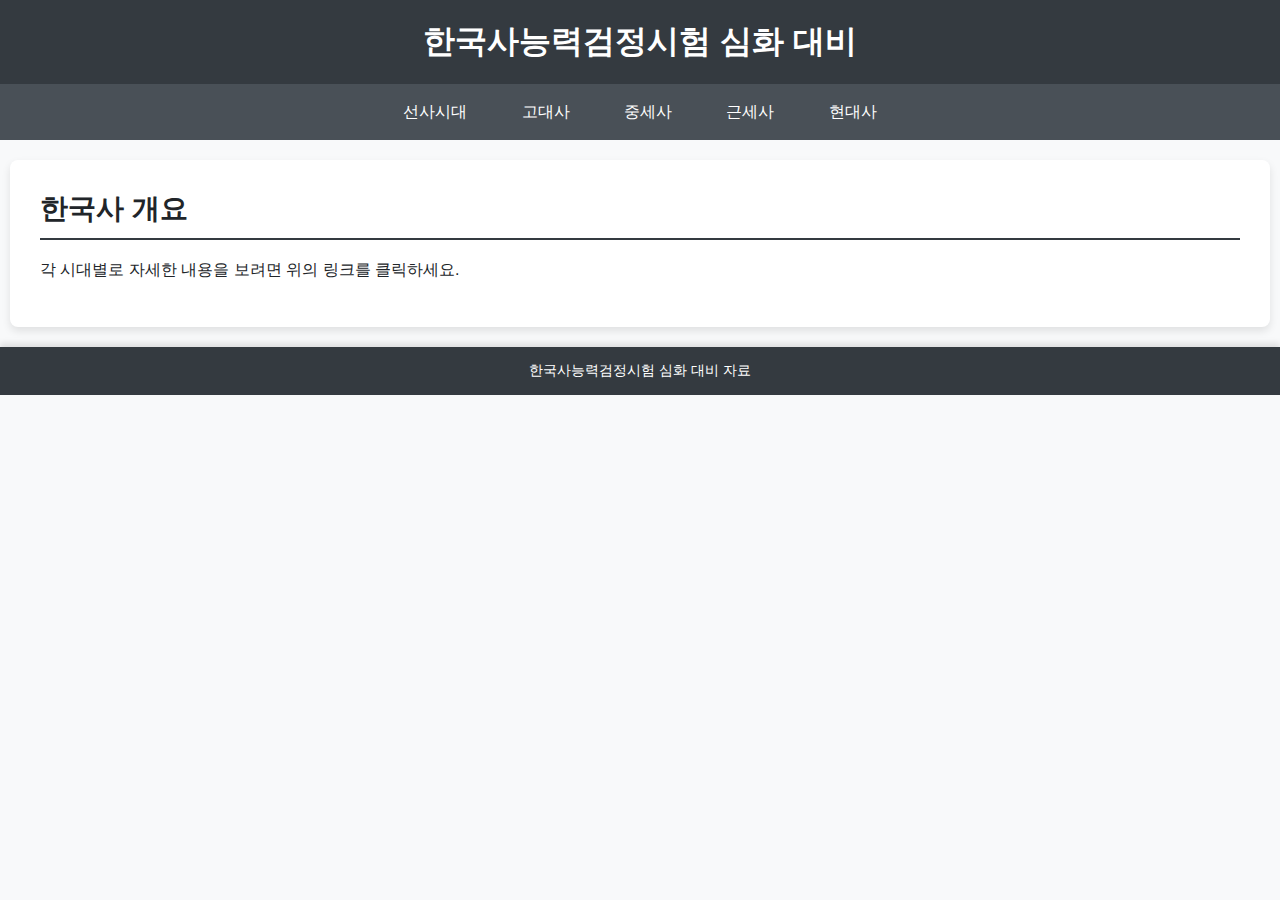
<file: index.html>
<!DOCTYPE html>
<html lang="ko">
<head>
    <meta charset="UTF-8">
    <meta name="viewport" content="width=device-width, initial-scale=1.0">
    <title>한국사 정리</title>
    <link rel="stylesheet" href="styles.css">
</head>
<body>
    <header>
        <h1>한국사능력검정시험 심화 대비</h1>
    </header>
    <nav>
        <ul>
            <li><a href="html/prehistoric.html">선사시대</a></li>
            <li><a href="html/ancient.html">고대사</a></li>
            <li><a href="html/medieval.html">중세사</a></li>
            <li><a href="html/earlyModern.html">근세사</a></li>
            <li><a href="html/contemporary.html">현대사</a></li>
        </ul>
    </nav>
    <main>
        <section id="overview">
            <h2>한국사 개요</h2>
            <p>각 시대별로 자세한 내용을 보려면 위의 링크를 클릭하세요.</p>
        </section>
    </main>
    <footer>
        <p>한국사능력검정시험 심화 대비 자료</p>
    </footer>
    <script src="scripts.js"></script>
</body>
</html>
</file>
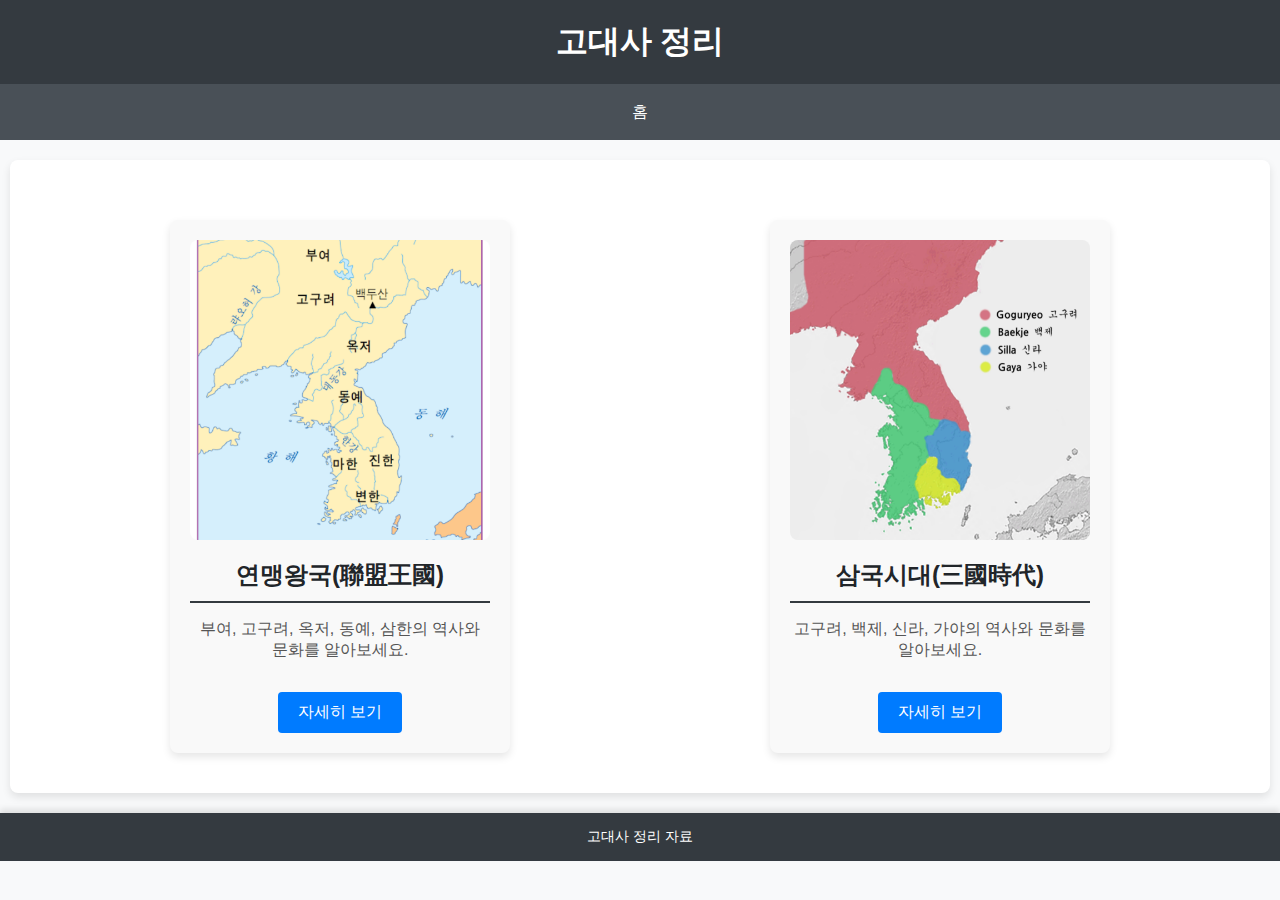
<file: main/ancient.html>
<!DOCTYPE html>
<html lang="ko">
<head>
    <meta charset="UTF-8">
    <meta name="viewport" content="width=device-width, initial-scale=1.0">
    <title>고대사</title>
    <link rel="stylesheet" href="../styles.css">
    <style>
        /* 카드 스타일 */
        .card-container {
            display: flex;
            justify-content: space-around;
            flex-wrap: wrap;
            margin-top: 20px;
        }

        .card {
            background-color: #f9f9f9;
            border-radius: 8px;
            box-shadow: 0 4px 8px rgba(0, 0, 0, 0.1);
            margin: 10px;
            padding: 20px;
            max-width: 300px;
            text-align: center;
            transition: transform 0.2s;
        }

        .card:hover {
            transform: scale(1.05);
        }

        .card img {
            max-width: 100%;
            border-radius: 8px;
        }

        .card h2 {
            font-size: 1.5em;
            margin: 15px 0;
        }

        .card p {
            font-size: 1em;
            color: #555;
        }

        .card a {
            display: inline-block;
            margin-top: 15px;
            padding: 10px 20px;
            background-color: #007bff;
            color: #fff;
            text-decoration: none;
            border-radius: 4px;
            transition: background-color 0.3s;
        }

        .card a:hover {
            background-color: #0056b3;
        }
    </style>
</head>
<body>
    <header>
        <h1>고대사 정리</h1>
    </header>
    <nav>
        <ul>
            <li><a href="../index.html">홈</a></li>
        </ul>
    </nav>
    <main>
        <div class="card-container">
            <div class="card">
                <img src="../imges/wonsamguk.png" alt="부여, 고구려, 옥저, 동예, 삼한">
                <h2>연맹왕국(聯盟王國)</h2>
                <p>부여, 고구려, 옥저, 동예, 삼한의 역사와 문화를 알아보세요.</p>
                <a href="ancientGroup1.html">자세히 보기</a>
            </div>
            <div class="card">
                <img src="../imges/samguk.png" alt="고구려, 백제, 신라, 가야">
                <h2>삼국시대(三國時代)</h2>
                <p>고구려, 백제, 신라, 가야의 역사와 문화를 알아보세요.</p>
                <a href="ancientGroup2.html">자세히 보기</a>
            </div>
        </div>
    </main>
    <footer>
        <p>고대사 정리 자료</p>
    </footer>
</body>
</html>
</file>
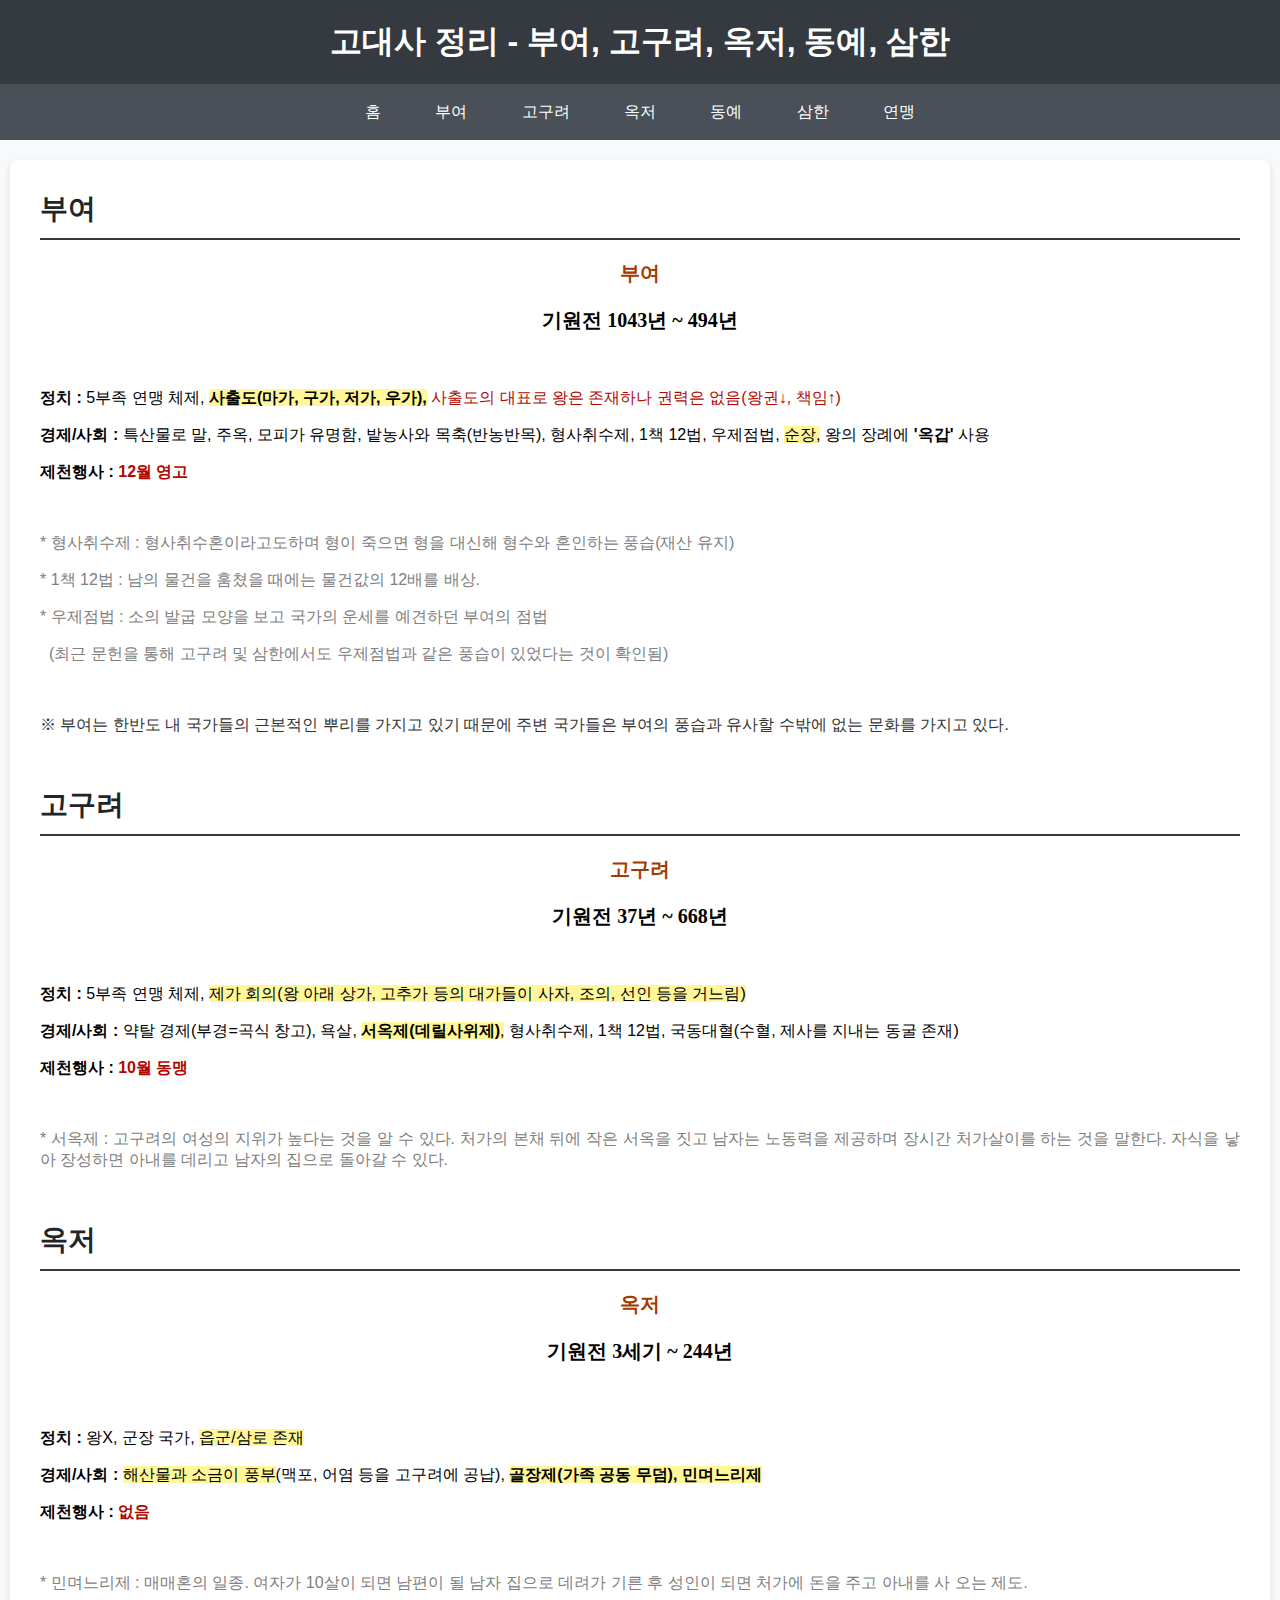
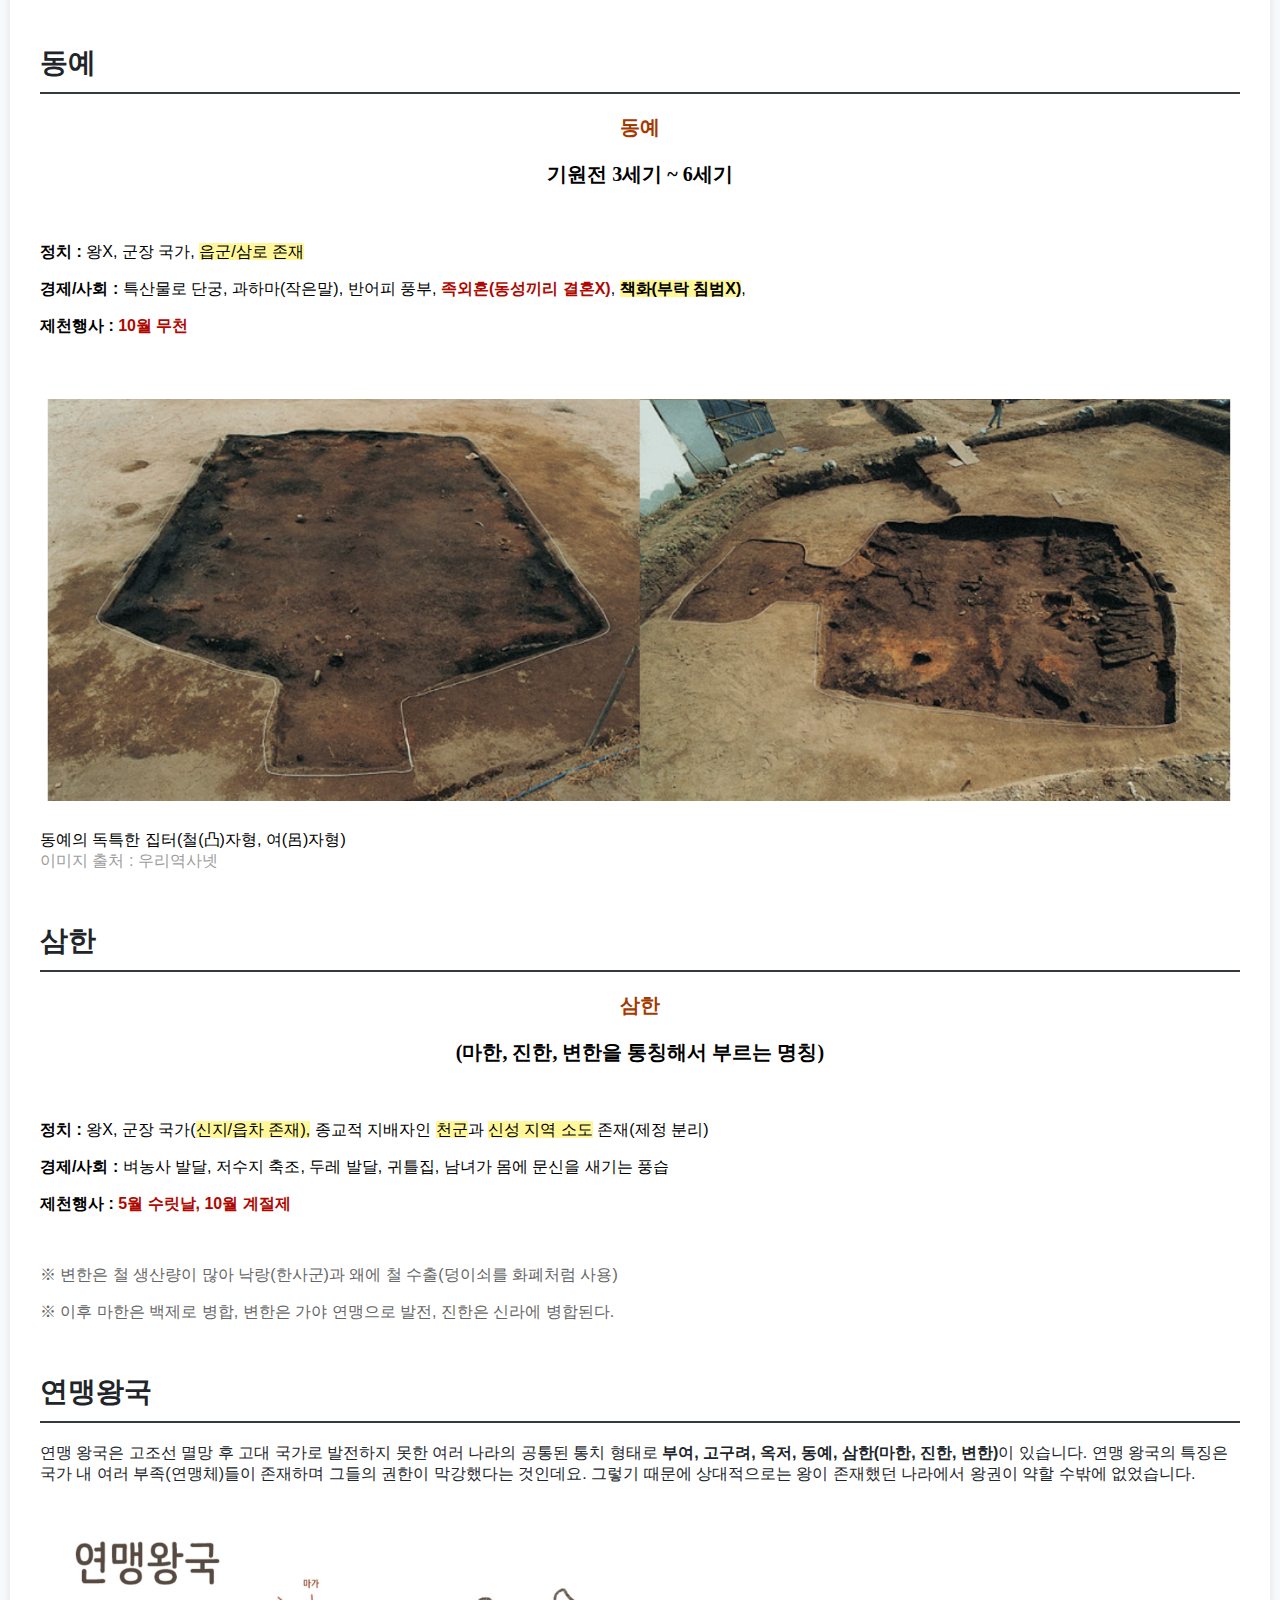
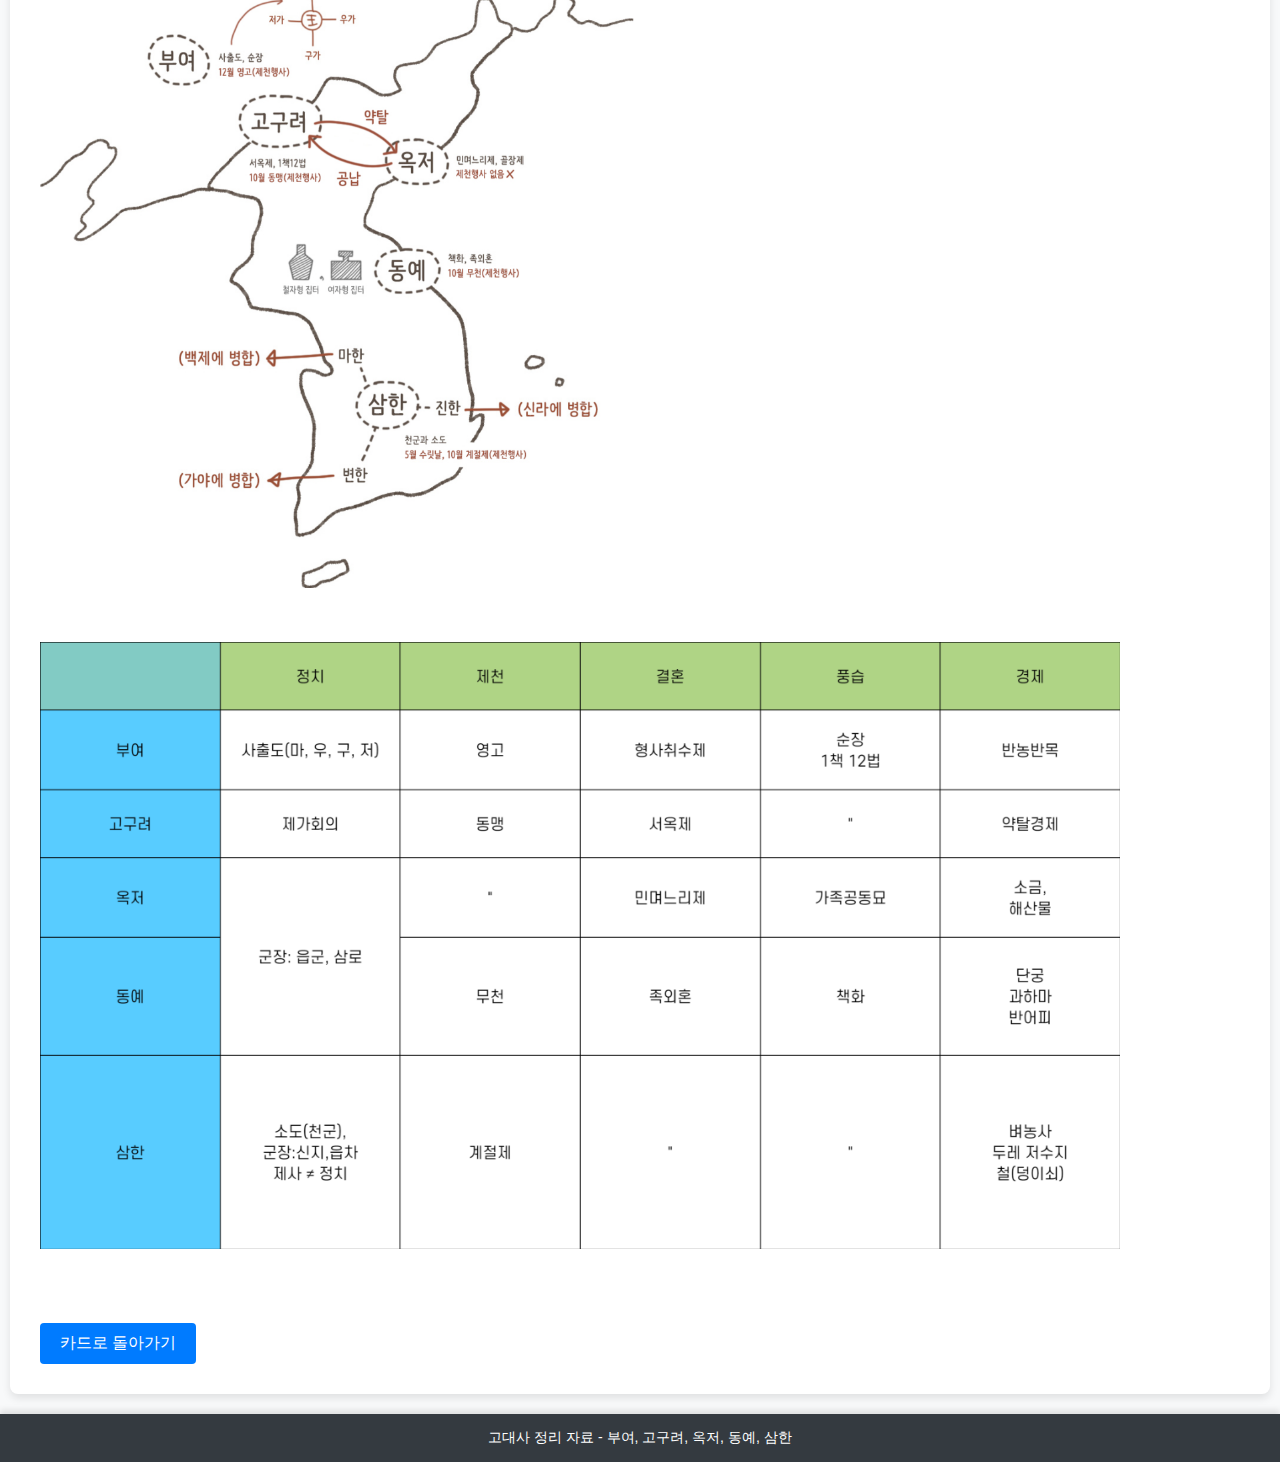
<file: main/ancientGroup1.html>
<!DOCTYPE html>
<html lang="ko">
<head>
    <meta charset="UTF-8">
    <meta name="viewport" content="width=device-width, initial-scale=1.0">
    <title>고대사 정리 - 부여, 고구려, 옥저, 동예, 삼한</title>
    <link rel="stylesheet" href="../styles.css">
    <style>
        .back-button {
            display: inline-block;
            margin-top: 20px;
            padding: 10px 20px;
            background-color: #007bff;
            color: #fff;
            text-decoration: none;
            border-radius: 4px;
            transition: background-color 0.3s;
        }
        .back-button:hover {
            background-color: #0056b3;
        }
    </style>
</head>
<body>
    <header>
        <h1>고대사 정리 - 부여, 고구려, 옥저, 동예, 삼한</h1>
    </header>
    <nav>
        <ul>
            <li><a href="../index.html">홈</a></li>
            <li><a href="#buyeo">부여</a></li>
            <li><a href="#goguryeo">고구려</a></li>
            <li><a href="#okjeo">옥저</a></li>
            <li><a href="#dongye">동예</a></li>
            <li><a href="#samhan">삼한</a></li>
            <li><a href="#yeonmeng">연맹</a></li>
        </ul>
    </nav>
    <main>
        <section id="buyeo">
            <h2>부여</h2>
            <p style="text-align: center; font-size: 1.25em;"><span style="font-family: 'Noto Serif KR'; color: #a43a00;"><b>부여</b></span></p>
            <p style="text-align: center; font-size: 1.25em;"><span style="font-family: 'Noto Serif KR'; color: #000000;"><b>기원전 1043년 ~ 494년</b></span></p>
            <p style="text-align: justify;">&nbsp;</p>
            <p style="text-align: justify;"><span style="color: #000000; font-family: AppleSDGothicNeo-Regular, 'Malgun Gothic', '맑은 고딕', dotum, 돋움, sans-serif;"><b>정치 : </b><span style="color: #000000;">5부족 연맹 체제, </span><b><span style="background-color: #fff79a;">사출도(마가, 구가, 저가, 우가),</span></b> <span style="color: #b00800;">사출도의 대표로 왕은 존재하나 권력은 없음(왕권↓, 책임↑)</span></span></p>
            <p style="text-align: justify;"><span style="color: #000000; font-family: AppleSDGothicNeo-Regular, 'Malgun Gothic', '맑은 고딕', dotum, 돋움, sans-serif;"><b>경제/사회 :</b> 특산물로 말, 주옥, 모피가 유명함, 밭농사와 목축(반농반목), 형사취수제, 1책 12법, 우제점법, <span style="background-color: #fff79a;">순장,</span> 왕의 장례에 <b>'옥갑'</b> 사용</span></p>
            <p style="text-align: justify;"><span style="color: #000000; font-family: AppleSDGothicNeo-Regular, 'Malgun Gothic', '맑은 고딕', dotum, 돋움, sans-serif;"><b>제천행사 :</b> <span style="color: #b00800;"><b>12월 영고</b></span></span></p>
            <p style="text-align: justify;">&nbsp;</p>
            <p style="text-align: justify;"><span style="font-family: AppleSDGothicNeo-Regular, 'Malgun Gothic', '맑은 고딕', dotum, 돋움, sans-serif; color: #808080;">* 형사취수제 : 형사취수혼이라고도하며 형이 죽으면 형을 대신해 형수와 혼인하는 풍습(재산 유지)</span></p>
            <p style="text-align: justify;"><span style="font-family: AppleSDGothicNeo-Regular, 'Malgun Gothic', '맑은 고딕', dotum, 돋움, sans-serif; color: #808080;">* 1책 12법 : 남의 물건을 훔쳤을 때에는 물건값의 12배를 배상.</span></p>
            <p style="text-align: justify;"><span style="color: #808080; font-family: AppleSDGothicNeo-Regular, 'Malgun Gothic', '맑은 고딕', dotum, 돋움, sans-serif;">* 우제점법 : 소의 발굽 모양을 보고 국가의 운세를 예견하던 부여의 점법</span></p>
            <p style="text-align: justify;"><span style="color: #808080; font-family: AppleSDGothicNeo-Regular, 'Malgun Gothic', '맑은 고딕', dotum, 돋움, sans-serif;">&nbsp; (최근 문헌을 통해 고구려 및 삼한에서도 우제점법과 같은 풍습이 있었다는 것이 확인됨)</span></p>
            <p style="text-align: justify;">&nbsp;</p>
            <p style="text-align: justify;"><span style="color: #333333; font-family: AppleSDGothicNeo-Regular, 'Malgun Gothic', '맑은 고딕', dotum, 돋움, sans-serif;">※ 부여는 한반도 내 국가들의 근본적인 뿌리를 가지고 있기 때문에 주변 국가들은 부여의 풍습과 유사할 수밖에 없는 문화를 가지고 있다.</span></p>
            <p style="text-align: justify;">&nbsp;</p>
        </section>
        <section id="goguryeo">
            <h2>고구려</h2>
            <p style="text-align: center; font-size: 1.25em;"><span style="font-family: 'Noto Serif KR'; color: #a43a00;"><b>고구려</b></span></p>
            <p style="text-align: center; font-size: 1.25em;"><span style="font-family: 'Noto Serif KR'; color: #000000;"><b>기원전 37년 ~ 668년</b></span></p>
            <p style="text-align: justify;">&nbsp;</p>
            <p style="text-align: justify;"><span style="font-family: AppleSDGothicNeo-Regular, 'Malgun Gothic', '맑은 고딕', dotum, 돋움, sans-serif; color: #000000;"><b>정치 :</b> <span style="color: #000000;">5부족 연맹 체제, </span><span style="background-color: #fff79a;">제가 회의(왕 아래 상가, 고추가 등의 대가들이 사자, 조의, 선인 등을 거느림)</span></span></p>
            <p style="text-align: justify;"><span style="font-family: AppleSDGothicNeo-Regular, 'Malgun Gothic', '맑은 고딕', dotum, 돋움, sans-serif; color: #000000;"><b>경제/사회 :</b> 약탈 경제(부경=곡식 창고), 욕살, <span style="background-color: #fff79a;"><b>서옥제(데릴사위제)</b>,</span> 형사취수제, 1책 12법, 국동대혈(수혈, <span style="color: #000000;">제사를 지내는 동굴 존재)</span></span></p>
            <p style="text-align: justify;"><span style="font-family: AppleSDGothicNeo-Regular, 'Malgun Gothic', '맑은 고딕', dotum, 돋움, sans-serif; color: #000000;"><b>제천행사 : <span style="color: #b00800;">10월 동맹&nbsp;</span></b></span></p>
            <p style="text-align: justify;"><span style="font-family: AppleSDGothicNeo-Regular, 'Malgun Gothic', '맑은 고딕', dotum, 돋움, sans-serif; color: #000000;">&nbsp;</span></p>
            <p style="text-align: justify;"><span style="font-family: AppleSDGothicNeo-Regular, 'Malgun Gothic', '맑은 고딕', dotum, 돋움, sans-serif;"><span style="color: #808080;">* 서옥제 : 고구려의 여성의 지위가 높다는 것을 알 수 있다. 처가의 본채 뒤에 작은 서옥을 짓고 남자는 노동력을 제공하며 </span><span style="color: #808080;">장시간 처가살이를 하는 것을 말한다. 자식을 낳아 장성하면 아내를 데리고 남자의 집으로 돌아갈 수 있다.</span></span></p>
            <p style="text-align: justify;">&nbsp;</p>
        </section>
        <section id="okjeo">
            <h2>옥저</h2>
            <p style="text-align: center; font-size: 1.25em;"><span style="font-family: 'Noto Serif KR'; color: #a43a00;"><b>옥저</b></span></p>
            <p style="text-align: center; font-size: 1.25em;"><span style="font-family: 'Noto Serif KR'; color: #000000;"><b>기원전 3세기 ~ 244년</b></span></p>
            <p style="text-align: left; font-size: 1.25em;">&nbsp;</p>
            <p style="text-align: left;"><span style="font-family: AppleSDGothicNeo-Regular, 'Malgun Gothic', '맑은 고딕', dotum, 돋움, sans-serif; color: #000000;"><b>정치 :</b> 왕X, 군장 국가, <span style="background-color: #fff79a;">읍군/삼로 존재</span></span></p>
            <p style="text-align: left;"><span style="font-family: AppleSDGothicNeo-Regular, 'Malgun Gothic', '맑은 고딕', dotum, 돋움, sans-serif; color: #000000;"><b>경제/사회 :</b> <span style="background-color: #fff79a;">해산물과 소금이 풍부</span>(<span style="color: #000000;">맥포, 어염 등을 고구려에 공납)</span>, <b><span style="background-color: #fff79a;">골장제(가족 공동 무덤), 민며느리제</span></b><span style="background-color: #ffe999;"></span></span></p>
            <p style="text-align: left;"><span style="font-family: AppleSDGothicNeo-Regular, 'Malgun Gothic', '맑은 고딕', dotum, 돋움, sans-serif; color: #000000;"><b>제천행사 : <span style="color: #b00800;">없음</span></b></span></p>
            <p style="text-align: left;">&nbsp;</p>
            <p style="text-align: left;"><span style="color: #808080; font-family: AppleSDGothicNeo-Regular, 'Malgun Gothic', '맑은 고딕', dotum, 돋움, sans-serif;">* 민며느리제 : 매매혼의 일종. 여자가 10살이 되면 남편이 될 남자 집으로 데려가 기른 후 성인이 되면 처가에 돈을 주고 아내를 사 오는 제도.&nbsp;</span></p>
            <p style="text-align: left;">&nbsp;</p>
        </section>
        <section id="dongye">
            <h2>동예</h2>
            <p style="text-align: center; font-size: 1.25em;"><span style="font-family: 'Noto Serif KR'; color: #a43a00;"><b>동예</b></span></p>
            <p style="text-align: center; font-size: 1.25em;"><span style="font-family: 'Noto Serif KR'; color: #000000;"><b>기원전 3세기 ~ 6세기</b></span></p>
            <p style="text-align: left;">&nbsp;</p>
            <p style="text-align: left;"><span style="font-family: AppleSDGothicNeo-Regular, 'Malgun Gothic', '맑은 고딕', dotum, 돋움, sans-serif; color: #000000;"><span style="color: #000000;"><b>정치 :</b> 왕X, 군장 국가, <span style="background-color: #fff79a;">읍군/삼로 존재</span></span></span></p>
            <p style="text-align: left;"><span style="font-family: AppleSDGothicNeo-Regular, 'Malgun Gothic', '맑은 고딕', dotum, 돋움, sans-serif; color: #000000;"><b>경제/사회 :</b> 특산물로 단궁, 과하마(작은말), 반어피 풍부, <span style="color: #b00800;"><b>족외혼(동성끼리 결혼X)</b></span>, <b><span style="background-color: #fff79a;">책화(부락 침범X)</span></b>, </span></p>
            <p style="text-align: left;" data-ke-size="size16"><span style="font-family: AppleSDGothicNeo-Regular, 'Malgun Gothic', '맑은 고딕', dotum, 돋움, sans-serif;"><b><span style="color: #000000;">제천행사 :&nbsp;</span><span style="color: #b00800;">10월 무천</span></b></span></p>
            <p style="text-align: left;">&nbsp;</p>
            <img src="../imges/dongye-home.png" width="100%">
            <p style="text-align: left;"><span style="color: #000000; font-family: AppleSDGothicNeo-Regular, 'Malgun Gothic', '맑은 고딕', dotum, 돋움, sans-serif;">동예의 독특한 집터(철(凸)자형, 여(呂)자형)<br><span style="color: #9d9d9d;">이미지 출처 : 우리역사넷</span><b></b></span></p>
            <p style="text-align: left;">&nbsp;</p>
        </section>
        <section id="samhan">
            <h2>삼한</h2>
            <p style="text-align: center; font-size: 1.25em;"><span style="font-family: 'Noto Serif KR';"><span style="color: #a43a00;"><b>삼한</b></span><span style="color: #000000;"><b></b></span></span></p>
            <p style="text-align: center; font-size: 1.25em;"><span style="font-family: 'Noto Serif KR';"><b><span style="color: #000000;">(마한, 진한, 변한을 통칭해서 부르는 명칭)</span></b></span></p>
            <p style="text-align: left;">&nbsp;</p>
            <p style="text-align: left;"><span style="font-family: AppleSDGothicNeo-Regular, 'Malgun Gothic', '맑은 고딕', dotum, 돋움, sans-serif;"><span style="color: #000000;"><span style="color: #000000;"><b>정치 :</b> 왕X, 군장 국가(<span style="background-color: #fff79a;">신지/읍차 존재),</span> 종교적 지배자인 <span style="background-color: #fff79a;">천군</span>과 <span style="background-color: #fff79a;">신성 지역 소도</span> 존재(제정 분리)</span></span><span style="color: #000000;"><span style="color: #000000;"></span></span></span></p>
            <p style="text-align: left;"><span style="font-family: AppleSDGothicNeo-Regular, 'Malgun Gothic', '맑은 고딕', dotum, 돋움, sans-serif; color: #000000;"><b>경제/사회 :</b> 벼농사 발달, 저수지 축조, 두레 발달, 귀틀집, 남녀가 몸에 문신을 새기는 풍습</span></p>
            <p style="text-align: left;"><span style="font-family: AppleSDGothicNeo-Regular, 'Malgun Gothic', '맑은 고딕', dotum, 돋움, sans-serif; color: #000000;"><b>제천행사 : <span style="color: #b00800;">5월 수릿날, 10월 계절제</span></b></span></p>
            <p style="text-align: left;">&nbsp;</p>
            <p style="text-align: left;"><span style="color: #666666; font-family: AppleSDGothicNeo-Regular, 'Malgun Gothic', '맑은 고딕', dotum, 돋움, sans-serif;">※ 변한은 철 생산량이 많아 낙랑(한사군)과 왜에 철 수출(덩이쇠를 화폐처럼 사용)</span></p>
            <p style="text-align: left;"><span style="color: #666666; font-family: AppleSDGothicNeo-Regular, 'Malgun Gothic', '맑은 고딕', dotum, 돋움, sans-serif;">※ 이후 마한은 백제로 병합, 변한은 가야 연맹으로 발전, 진한은 신라에 병합된다.&nbsp;</span></p>
            <p style="text-align: left;">&nbsp;</p>
        </section>
        <section id="yeonmeng">
            <h2>연맹왕국</h2>
            <p>연맹 왕국은 고조선 멸망 후 고대 국가로 발전하지 못한 여러 나라의 공통된 통치 형태로 <strong>부여, 고구려, 옥저, 동예, 삼한(마한, 진한, 변한)</strong>이 있습니다. 연맹 왕국의 특징은 국가 내 여러 부족(연맹체)들이 존재하며 그들의 권한이 막강했다는 것인데요. 그렇기 때문에 상대적으로는 왕이 존재했던 나라에서 왕권이 약할 수밖에 없었습니다.</p>
            <p style="text-align: justify;">&nbsp;</p>
            <img src="../imges/yeonmeng.png" width="50%">
            <p style="text-align: justify;">&nbsp;</p>
            <img src="../imges/wonsamguk_all.png" width="90%">
            <p style="text-align: justify;">&nbsp;</p>
        </section>
        
        <!-- 돌아가기 버튼 -->
        <a href="ancient.html" class="back-button">카드로 돌아가기</a>
    </main>
    <footer>
        <p>고대사 정리 자료 - 부여, 고구려, 옥저, 동예, 삼한</p>
    </footer>
</body>
</html>
</file>
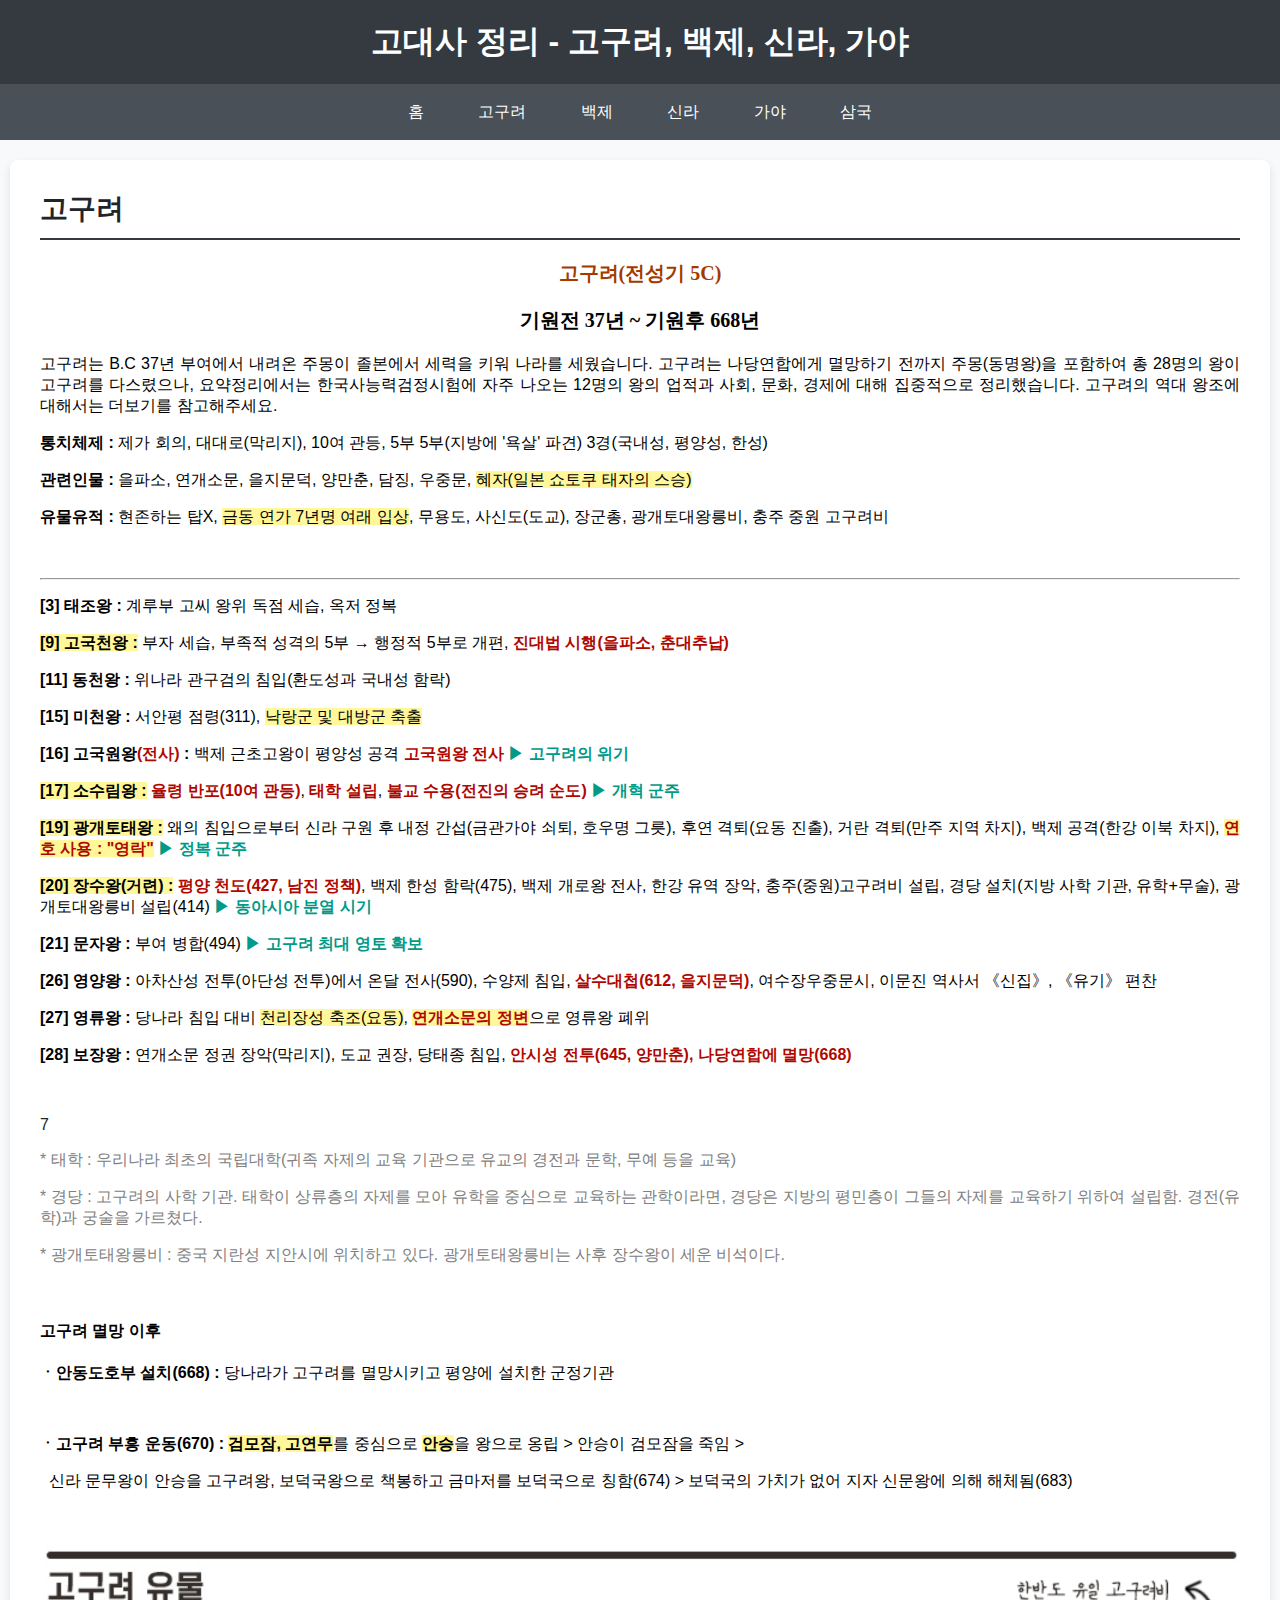
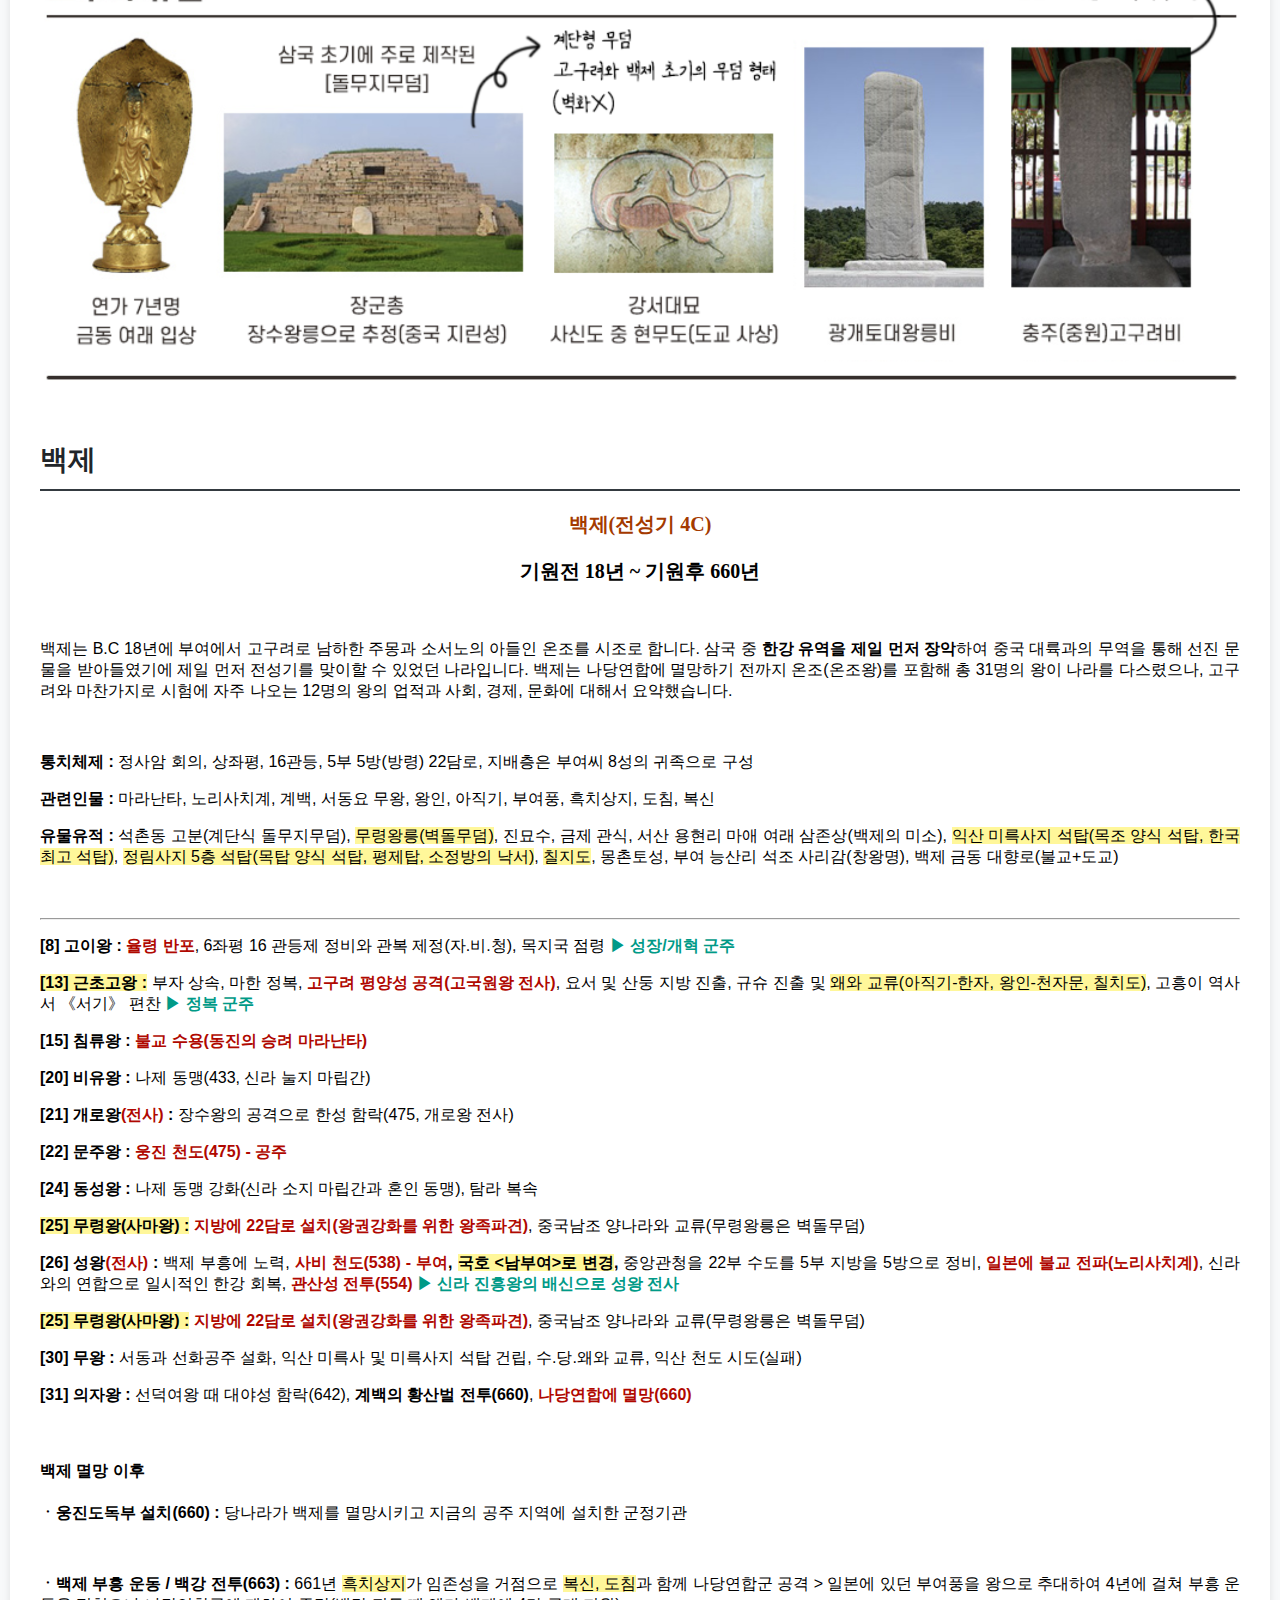
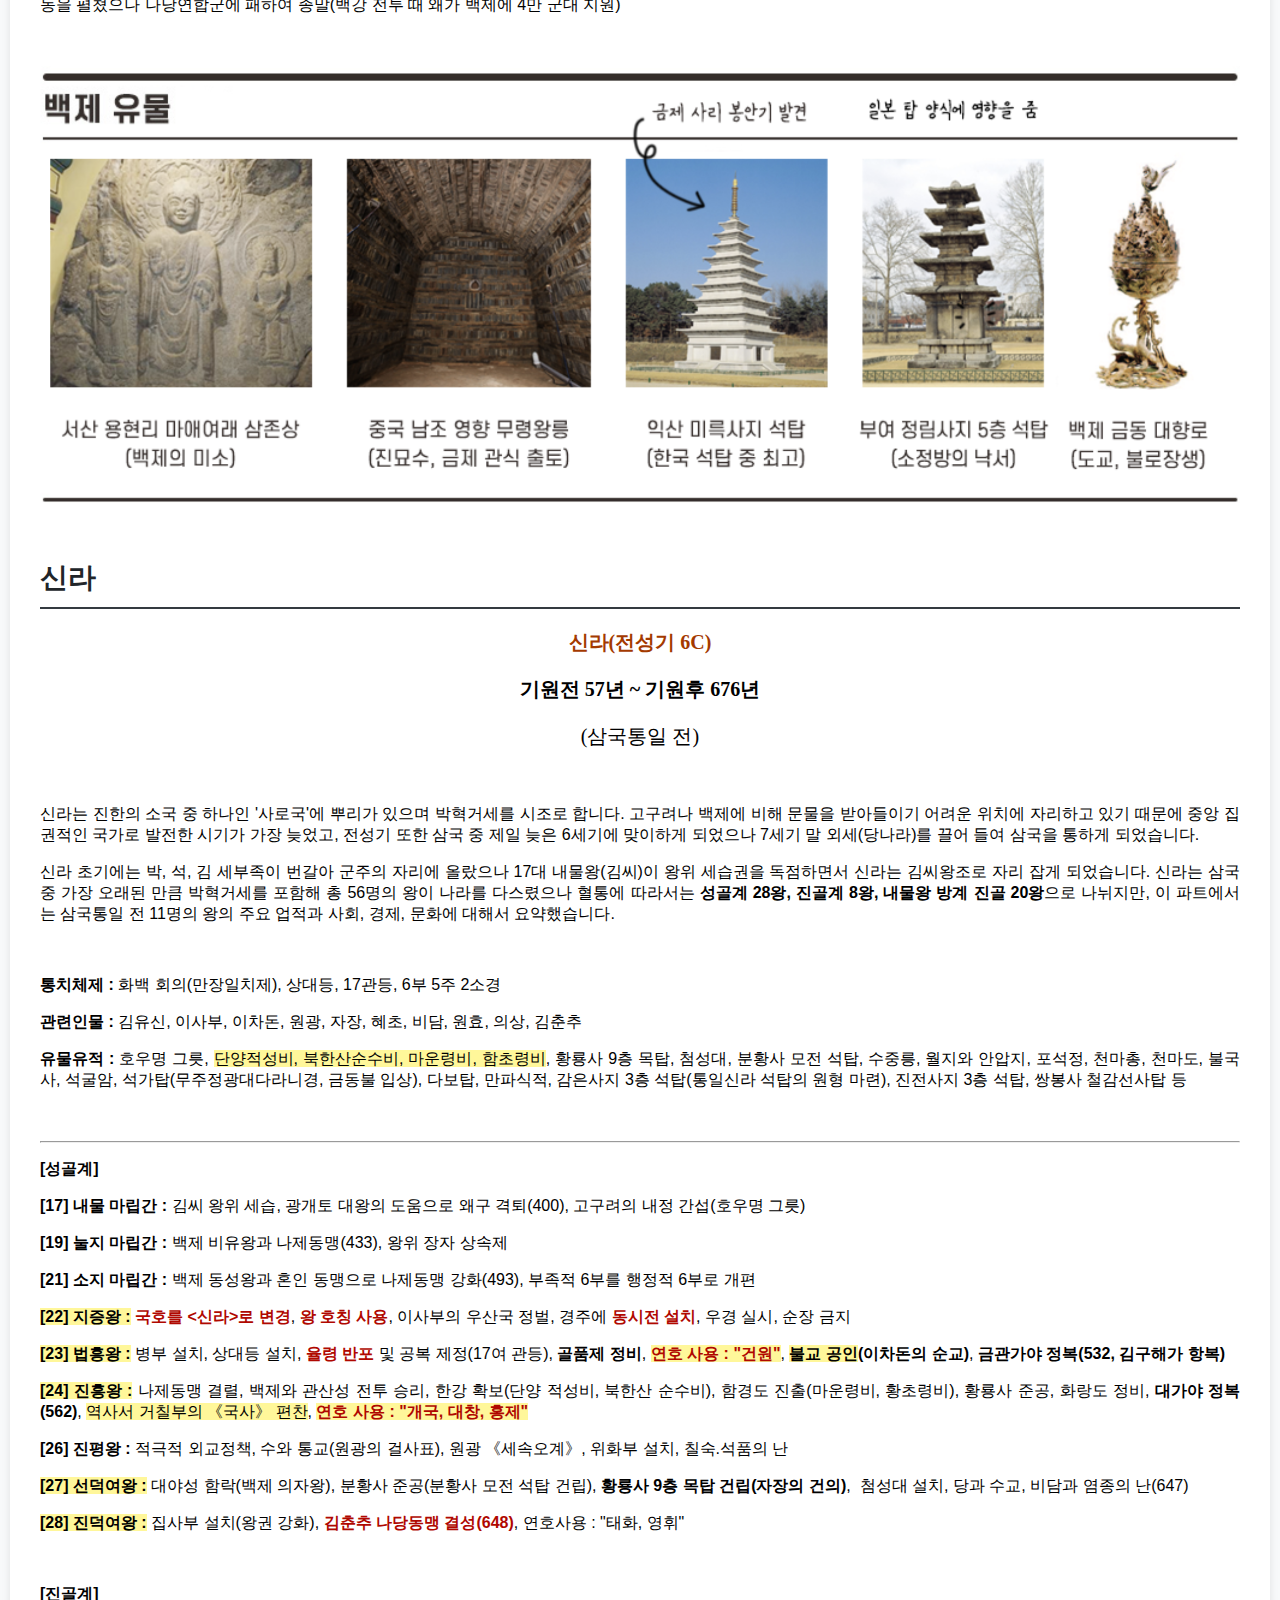
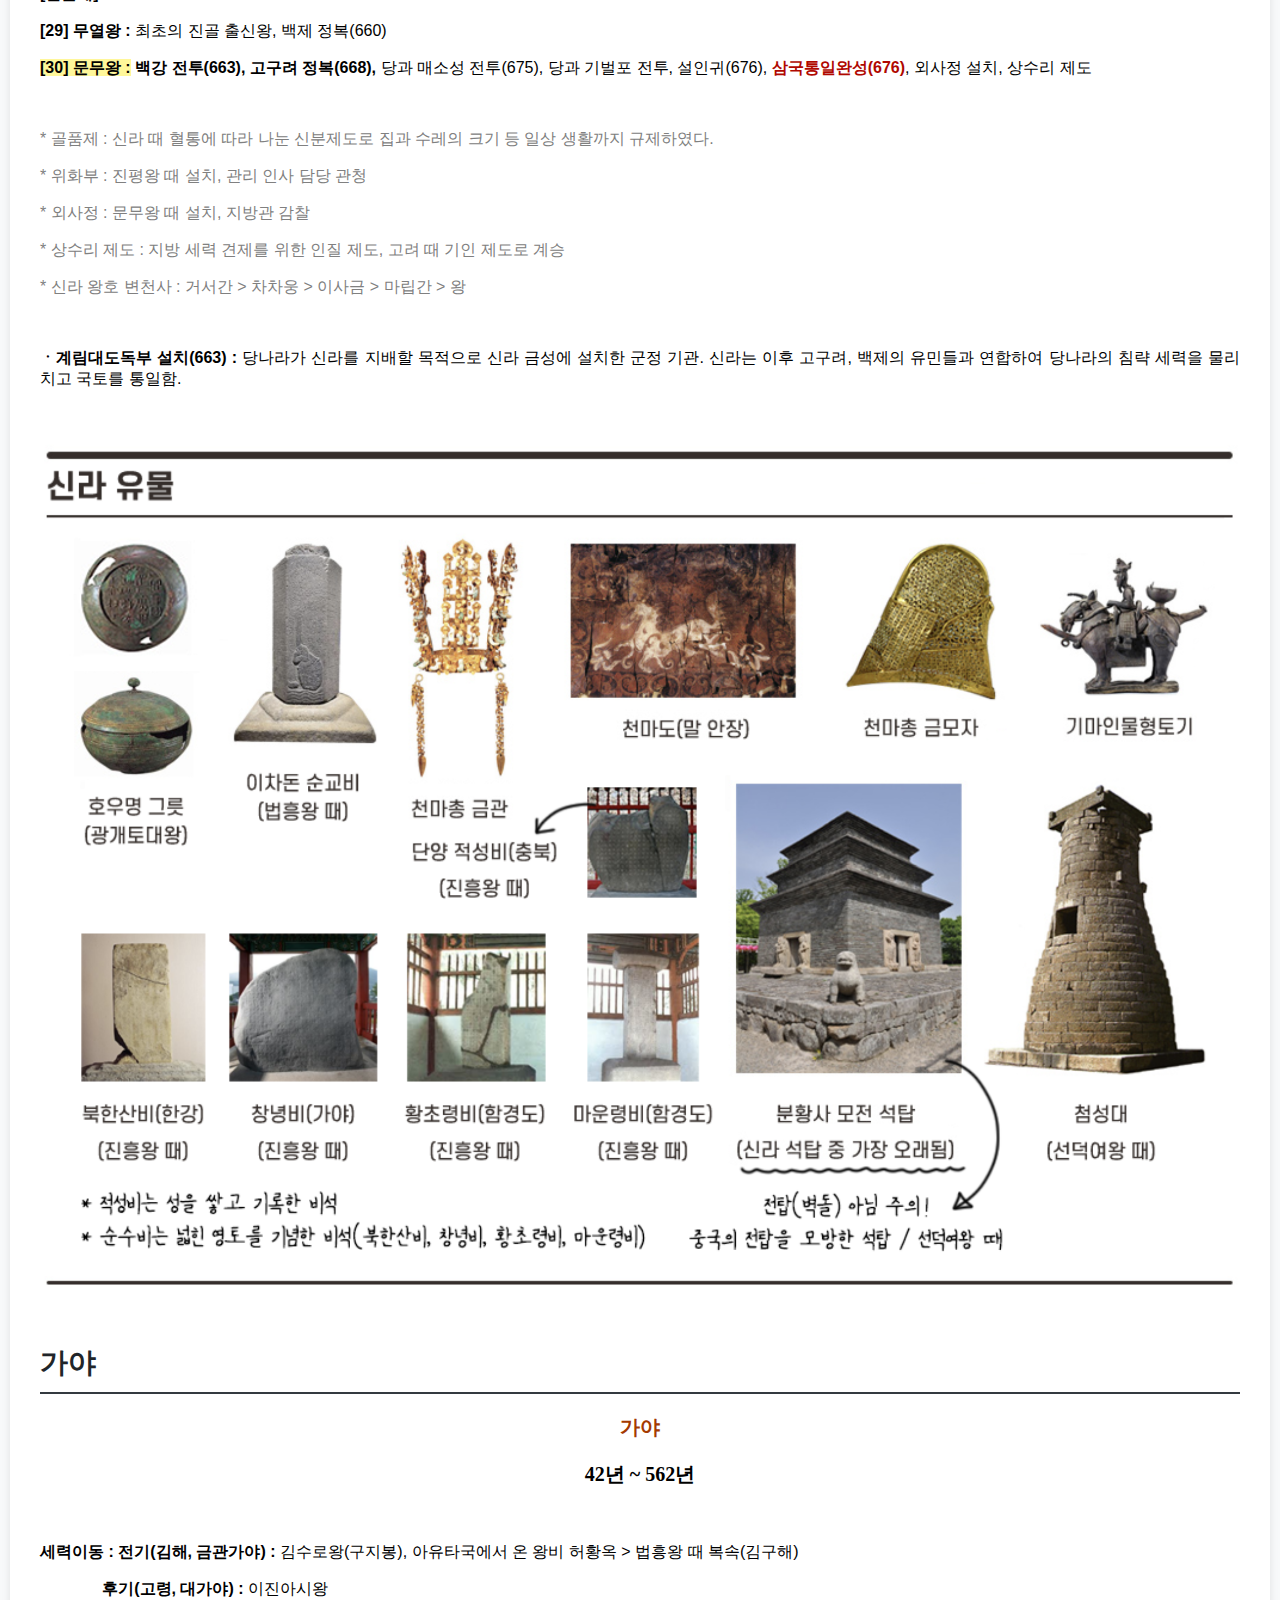
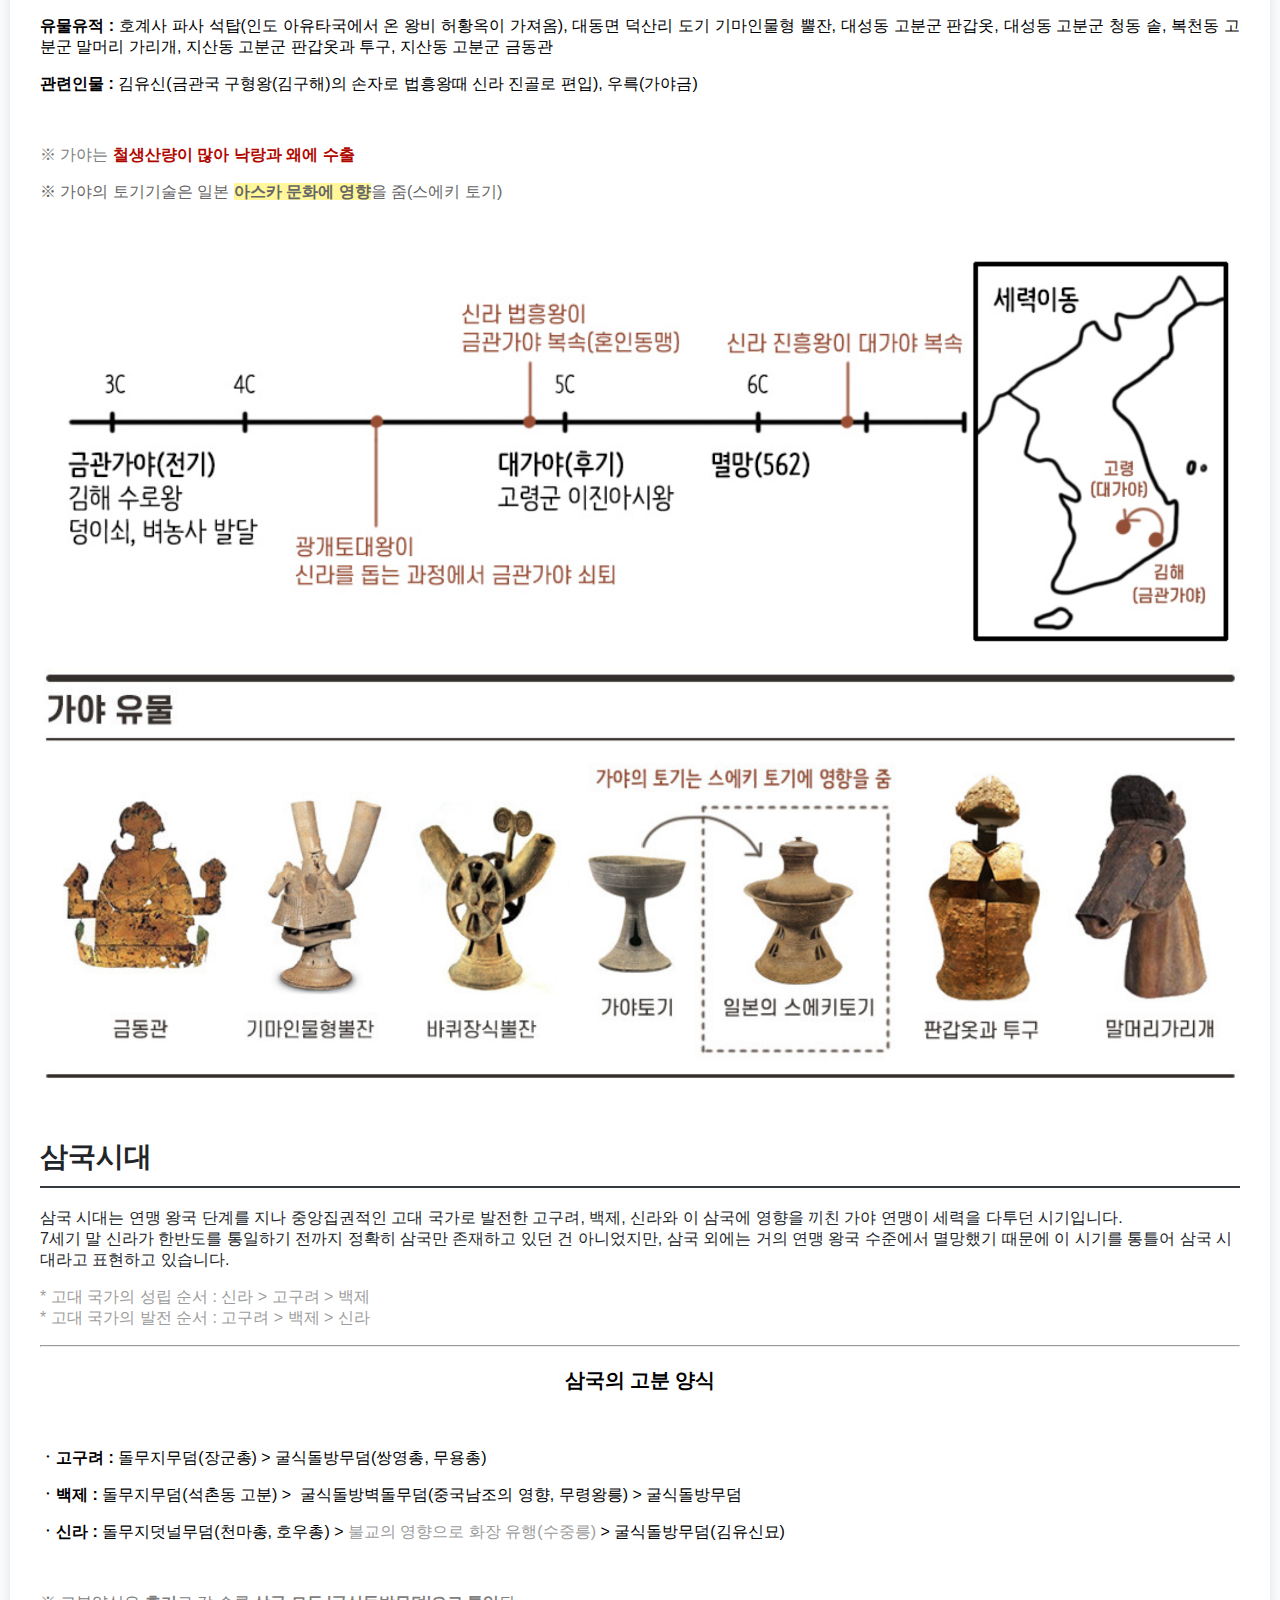
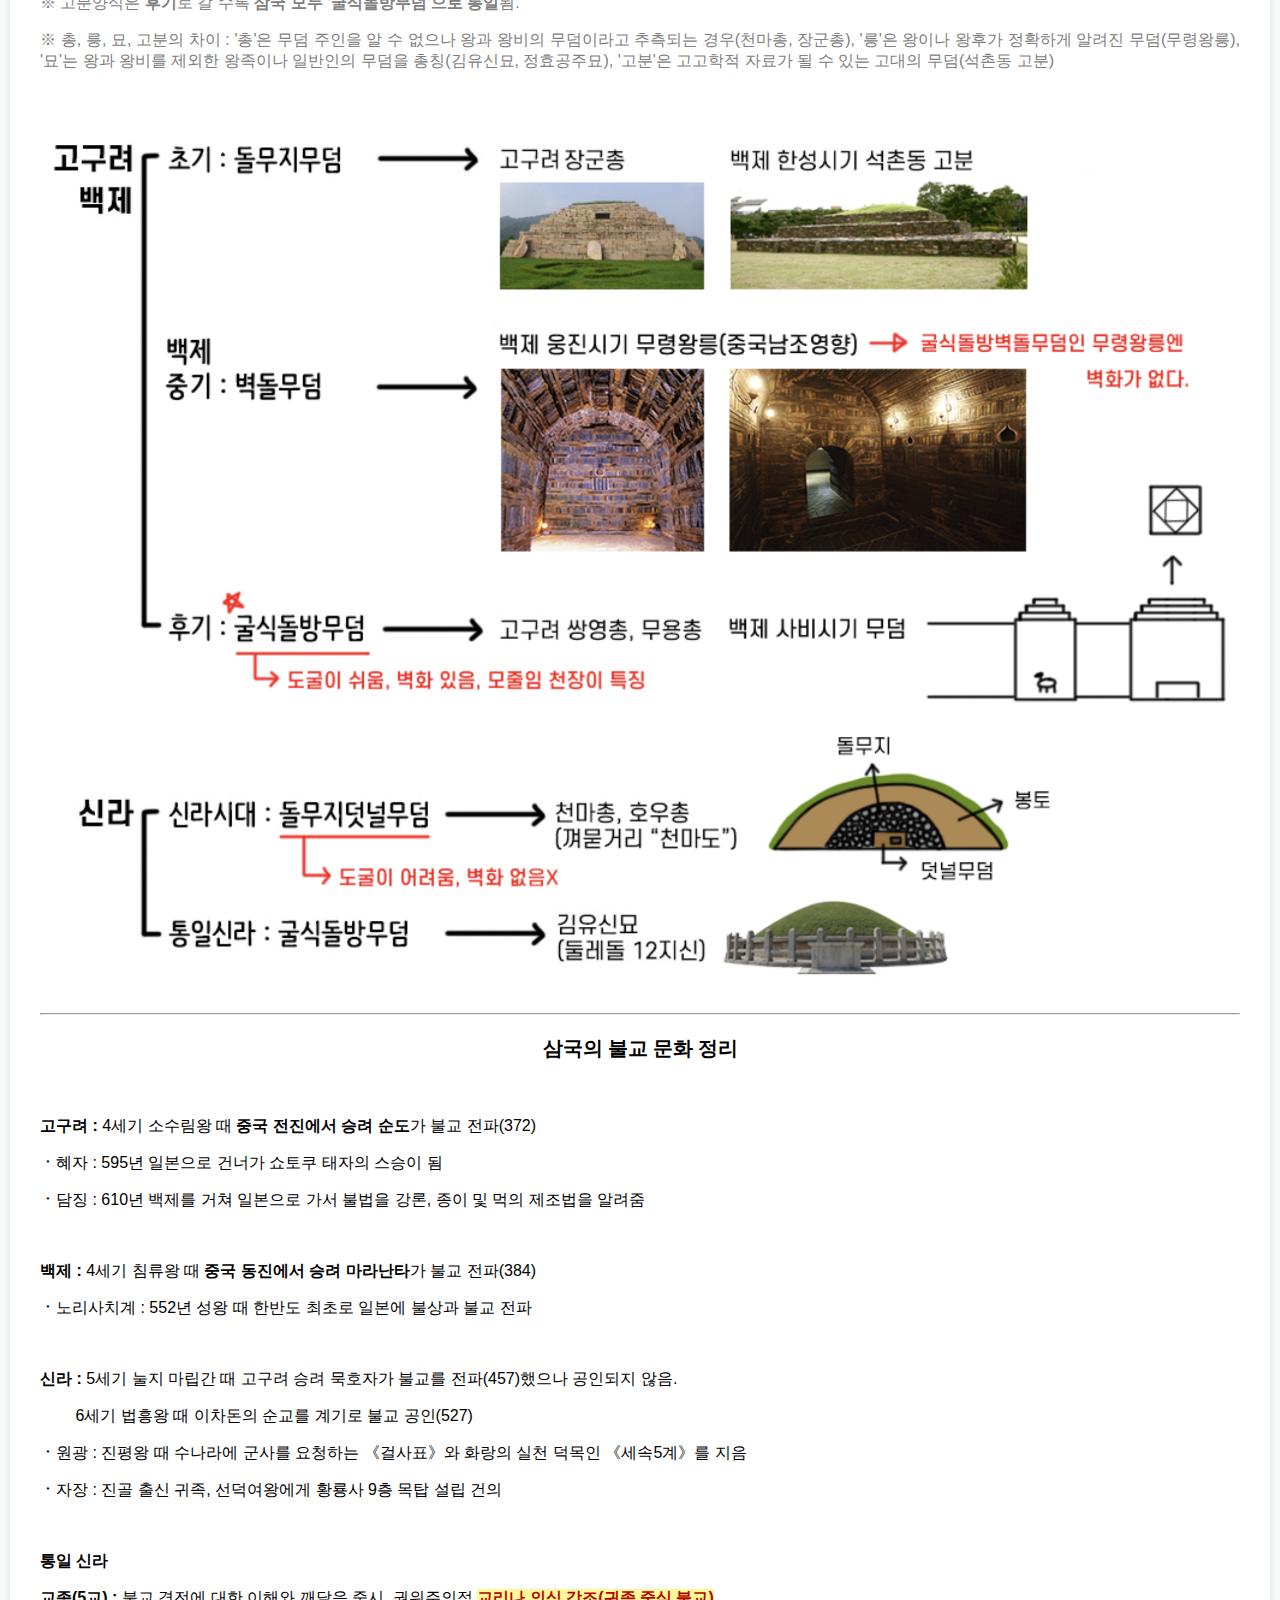
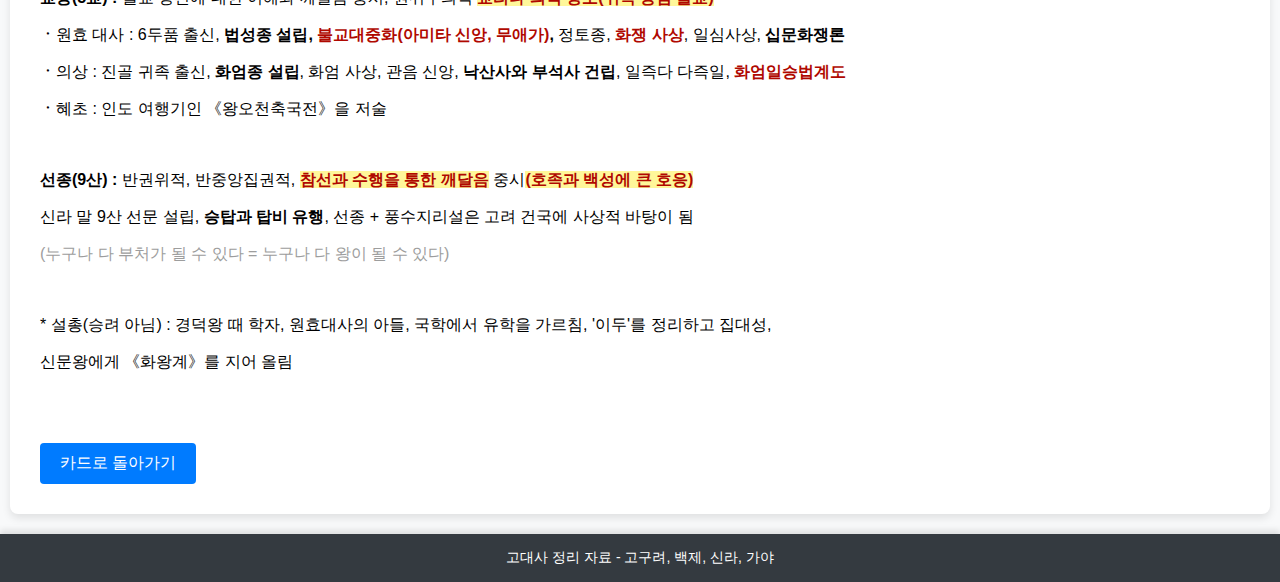
<file: main/ancientGroup2.html>
<!DOCTYPE html>
<html lang="ko">
<head>
    <meta charset="UTF-8">
    <meta name="viewport" content="width=device-width, initial-scale=1.0">
    <title>고대사 정리 - 고구려, 백제, 신라, 가야</title>
    <link rel="stylesheet" href="../styles.css">
    <style>
        .back-button {
            display: inline-block;
            margin-top: 20px;
            padding: 10px 20px;
            background-color: #007bff;
            color: #fff;
            text-decoration: none;
            border-radius: 4px;
            transition: background-color 0.3s;
        }
        .back-button:hover {
            background-color: #0056b3;
        }
        .hidden-content {
            display: none;
            margin-top: 10px;
        }

        .show-more-btn {
            border: none;
            color: #9d9d9d;
            cursor: pointer;
            font-size: 16px;
            border-radius: 5px;
        }
        .back-button {
            display: inline-block;
            margin-top: 20px;
            padding: 10px 20px;
            background-color: #007bff;
            color: #fff;
            text-decoration: none;
            border-radius: 4px;
            transition: background-color 0.3s;
        }
        .hidden-content {
            display: none;
            margin-top: 10px;
        }
        .show-more-btn {
            border: none;
            cursor: pointer;
            font-size: 16px;
            background: none;
            border-radius: 5px;
            text-decoration: underline;
            display: block;
            margin: 10px 0;
        }

    </style>
</head>
<body>
    <header>
        <h1>고대사 정리 - 고구려, 백제, 신라, 가야</h1>
    </header>
    <nav>
        <ul>
            <li><a href="../index.html">홈</a></li>
            <li><a href="#goguryeo">고구려</a></li>
            <li><a href="#baekje">백제</a></li>
            <li><a href="#silla">신라</a></li>
            <li><a href="#gaya">가야</a></li>
            <li><a href="#samguk">삼국</a></li>
        </ul>
    </nav>
    <main>
        <section id="goguryeo">
            <h2>고구려</h2>
            <p style="font-size: 1.25em; text-align: center;"><span style="font-family: 'Noto Serif KR'; color: #a43a00;"><b>고구려<b>(전성기 5C)</b></b></span></p>
            <p style="font-size: 1.25em; text-align: center;"><span style="font-family: 'Noto Serif KR'; color: #000000;"><b>기원전 37년 ~ 기원후 668년</b></span></p>
            <p style="text-align: justify;"><span style="font-family: AppleSDGothicNeo-Regular, 'Malgun Gothic', '맑은 고딕', dotum, 돋움, sans-serif; color: #000000;">고구려는 B.C 37년 부여에서 내려온 주몽이 졸본에서 세력을 키워 나라를 세웠습니다. 고구려는 </span><span style="font-family: AppleSDGothicNeo-Regular, 'Malgun Gothic', '맑은 고딕', dotum, 돋움, sans-serif; color: #000000;">나당연합에게 멸망하기 전까지 주몽(동명왕)을 포함하여 총 28명의 왕이 고구려를 다스렸으나, 요약정리에서는 한국사능력검정시험에 자주 나오는 12명의 왕의 업적과 사회, 문화, 경제에 대해 집중적으로 정리했습니다. 고구려의 역대 왕조에 대해서는 더보기를 참고해주세요.</span></p>
            <p style="text-align: justify;"><span style="font-family: AppleSDGothicNeo-Regular, 'Malgun Gothic', '맑은 고딕', dotum, 돋움, sans-serif; color: #000000;"><b>통치체제 :</b> 제가 회의, 대대로(막리지), 10여 관등, 5부<span style="color: #000000;">&nbsp;5부<span style="color: #000000;">(지방에 '욕살' 파견)</span> 3경(국내성, 평양성, 한성)</span></span></p>
            <p style="text-align: justify;"><span style="font-family: AppleSDGothicNeo-Regular, 'Malgun Gothic', '맑은 고딕', dotum, 돋움, sans-serif; color: #000000;"><b>관련인물 :</b> 을파소, 연개소문, 을지문덕, 양만춘, 담징, 우중문, <span style="background-color: #fff79a;">혜자(일본 쇼토쿠 태자의 스승)</span></span></p>
            <p style="text-align: justify;"><span style="font-family: AppleSDGothicNeo-Regular, 'Malgun Gothic', '맑은 고딕', dotum, 돋움, sans-serif; color: #000000;"><b>유물유적 :</b> 현존하는 탑X, <span style="background-color: #fff79a;">금동 연가 7년명 여래 입상</span>, 무용도, 사신도(도교), 장군총, 광개토대왕릉비, 충주 중원 고구려비</span></p>
            <p style="text-align: justify;">&nbsp;</p>
            <hr contenteditable="false" data-ke-type="horizontalRule" data-ke-style="style6">
            <p style="text-align: justify;"><span style="color: #000000; font-family: AppleSDGothicNeo-Regular, 'Malgun Gothic', '맑은 고딕', dotum, 돋움, sans-serif;"><b>[3]&nbsp;태조왕&nbsp;:</b> 계루부 고씨 왕위 독점 세습, 옥저 정복</span></p>
            <p style="text-align: justify;"><span style="color: #000000; font-family: AppleSDGothicNeo-Regular, 'Malgun Gothic', '맑은 고딕', dotum, 돋움, sans-serif;"><span style="font-family: AppleSDGothicNeo-Regular, 'Malgun Gothic', '맑은 고딕', dotum, 돋움, sans-serif;"><span style="background-color: #fff79a;"><b>[9] 고국천왕 :</b></span><b> </b>부자 세습, 부족적 성격의 5부 → 행정적 5부로 개편, <b><span style="color: #b00800;">진대법 시행(을파소, 춘대추납)</span></b></span></span></p>
            <p style="text-align: justify;"><span style="color: #000000; font-family: AppleSDGothicNeo-Regular, 'Malgun Gothic', '맑은 고딕', dotum, 돋움, sans-serif;"><span style="font-family: AppleSDGothicNeo-Regular, 'Malgun Gothic', '맑은 고딕', dotum, 돋움, sans-serif;"><span style="color: #000000; font-family: AppleSDGothicNeo-Regular, 'Malgun Gothic', '맑은 고딕', dotum, 돋움, sans-serif;"><span style="font-family: AppleSDGothicNeo-Regular, 'Malgun Gothic', '맑은 고딕', dotum, 돋움, sans-serif;"><b>[11] 동천왕 : </b>위나라 관구검의 침입(환도성과 국내성 함락)</span></span></span></span></p>
            <p style="text-align: justify;"><span style="color: #000000; font-family: AppleSDGothicNeo-Regular, 'Malgun Gothic', '맑은 고딕', dotum, 돋움, sans-serif;"><b>[15] 미천왕 :</b> <span style="color: #000000;">서안평 점령(311), </span><span style="background-color: #fff79a;">낙랑군 및 대방군 축출</span>&nbsp;</span></p>
            <p style="text-align: justify;"><span style="color: #000000; font-family: AppleSDGothicNeo-Regular, 'Malgun Gothic', '맑은 고딕', dotum, 돋움, sans-serif;"><b>[16] 고국원왕<span style="color: #b00800;">(전사)</span> :</b> 백제 근초고왕이 평양성 공격 <span style="color: #b00800;"><b>고국원왕&nbsp;</b><b>전사 <span style="color: #009a87;">▶&nbsp;고구려의 위기</span></b></span></span></p>
            <p style="text-align: justify;"><span style="color: #000000; font-family: AppleSDGothicNeo-Regular, 'Malgun Gothic', '맑은 고딕', dotum, 돋움, sans-serif;"><span style="background-color: #fff79a;"><b>[17] 소수림<span style="background-color: #fff79a;">왕</span></b><b> :</b></span><b> <span style="color: #b00800;">율령 반포(10여 관등)</span></b>,<b> <span style="color: #b00800;">태</span></b><span style="font-family: AppleSDGothicNeo-Regular, 'Malgun Gothic', '맑은 고딕', dotum, 돋움, sans-serif; color: #000000;"><b><span style="color: #b00800;">학 설립</span></b>, <b><span style="color: #b00800;">불교 수용(전진의 승려 순도</span></b></span><b><span style="color: #b00800;">) <span style="color: #009a87;"><b>▶</b><b>&nbsp;개혁 군주</b>&nbsp;</span></span></b></span></p>
            <p style="text-align: justify;"><span style="color: #000000; font-family: AppleSDGothicNeo-Regular, 'Malgun Gothic', '맑은 고딕', dotum, 돋움, sans-serif;"><span style="background-color: #fff79a;"><b>[19] 광개토태<span style="background-color: #fff79a;">왕</span></b><b> :</b></span><b> </b>왜의 침입으로부터 신라 구원 후 내정 간섭(금관가야 쇠퇴, 호우명 그릇), 후연 격퇴(요동 진출), 거란 격퇴(만주 지역 차지), 백제 공격(한강 이북 차지), <span style="color: #b00800; background-color: #fff79a;"><b>연호 사용 : "영락"</b></span> <span style="color: #009a87;"><b>▶</b><b>&nbsp;정복 군주</b></span><span style="color: #000000;"></span></span></p>
            <p style="text-align: justify;"><span style="color: #000000; font-family: AppleSDGothicNeo-Regular, 'Malgun Gothic', '맑은 고딕', dotum, 돋움, sans-serif;"><b><span style="background-color: #fff79a;">[20] 장수왕(거련) :</span> <span style="color: #b00800;">평양 천도(427, 남진 정책)</span></b>, 백제 한성 함락(475), 백제 <span style="color: #000000;">개로왕 전사, </span>한강 유역 장악, 충주(중원)고구려비 설립, 경당 설치(지방 사학 기관, 유학+무술), <span style="color: #000000;">광개토대왕릉비 설립(414)<span style="color: #009a87;"><b> <b>▶</b> 동아시아 분열 시기</b></span></span></span></p>
            <p style="text-align: justify;"><span style="color: #000000; font-family: AppleSDGothicNeo-Regular, 'Malgun Gothic', '맑은 고딕', dotum, 돋움, sans-serif;"><b>[21] 문자왕 :</b> 부여 병합(494) <span style="color: #009a87;"><b>▶</b><b>&nbsp;고구려 최대 영토 확보</b></span></span></p>
            <p style="text-align: justify;"><span style="font-family: AppleSDGothicNeo-Regular, 'Malgun Gothic', '맑은 고딕', dotum, 돋움, sans-serif; color: #000000;"><b>[26] 영양왕 : </b>아차산성 전투(아단성 전투)에서 온달 전사(590), 수양제 침입, <span style="color: #b00800;"><b>살수대첩(612, 을지문덕)</b></span>, 여수장우중문시, 이문진 역사서 <span style="color: #000000;"><span style="color: #000000;">《신집</span></span><span style="color: #000000;">》,<span>&nbsp;</span><span style="color: #000000;"><span style="color: #000000;">《유기</span></span><span style="color: #000000;">》</span></span><span style="color: #000000;"> 편찬</span></span><span style="font-family: AppleSDGothicNeo-Regular, 'Malgun Gothic', '맑은 고딕', dotum, 돋움, sans-serif; color: #000000;">&nbsp;</span></p>
            <p style="text-align: justify;"><span style="font-family: AppleSDGothicNeo-Regular, 'Malgun Gothic', '맑은 고딕', dotum, 돋움, sans-serif; color: #000000;"><b>[27]&nbsp;영류왕 :</b>&nbsp;당나라 침입 대비 <span style="background-color: #fff79a;">천리장성 축조(요동)</span>, <span style="color: #b00800;"><b><span style="background-color: #fff79a;">연개소문의 정변</span></b></span>으로 영류왕 폐위</span></p>
            <p style="text-align: justify;"><b><span style="font-family: AppleSDGothicNeo-Regular, 'Malgun Gothic', '맑은 고딕', dotum, 돋움, sans-serif; color: #000000;">[28] 보장왕 :&nbsp;</span></b><span style="font-family: AppleSDGothicNeo-Regular, 'Malgun Gothic', '맑은 고딕', dotum, 돋움, sans-serif; color: #000000;"><span style="color: #000000;">연개소문 정권 장악(막리지), 도교 권장, 당태종 침입, </span></span><span style="font-family: AppleSDGothicNeo-Regular, 'Malgun Gothic', '맑은 고딕', dotum, 돋움, sans-serif; color: #000000;"><b><span style="color: #b00800;">안시성 전투(645, 양만춘), 나당연합에 멸망(668)</span></b></span></p>
            <p style="text-align: justify;">&nbsp;</p>7
            <p style="text-align: justify;"><span style="color: #808080; font-family: AppleSDGothicNeo-Regular, 'Malgun Gothic', '맑은 고딕', dotum, 돋움, sans-serif;">* 태학 : 우리나라 최초의 국립대학(귀족 자제의 교육 기관으로 유교의 경전과 문학, 무예 등을 교육)</span></p>
            <p style="text-align: justify;"><span style="color: #808080; font-family: AppleSDGothicNeo-Regular, 'Malgun Gothic', '맑은 고딕', dotum, 돋움, sans-serif;"><span>* 경당 : 고구려의 사학 기관. 태학이 상류층의 자제를 모아 유학을 중심으로 교육하는 관학이라면, 경당은 지방의 평민층이 그들의 자제를 교육하기 위하여 설립함. 경전(유학)과 궁술을 가르쳤다.</span></span></p>
            <p style="text-align: justify;"><span style="color: #808080; font-family: AppleSDGothicNeo-Regular, 'Malgun Gothic', '맑은 고딕', dotum, 돋움, sans-serif;">* 광개토태왕릉비 : 중국 지란성 지안시에 위치하고 있다. 광개토태왕릉비는 사후 장수왕이 세운 비석이다.</span></p>
            <p style="text-align: justify;">&nbsp;</p>
            <h4 style="text-align: justify;" data-ke-size="size20"><b><span style="color: #000000; font-family: AppleSDGothicNeo-Regular, 'Malgun Gothic', '맑은 고딕', dotum, 돋움, sans-serif;">고구려 멸망 이후</span></b></h4>
            <p style="text-align: justify;"><span style="color: #000000; font-family: AppleSDGothicNeo-Regular, 'Malgun Gothic', '맑은 고딕', dotum, 돋움, sans-serif;"><b>ㆍ안동도호부 설치(668) :&nbsp;</b>당나라가 고구려를 멸망시키고 평양에 설치한 군정기관&nbsp;</span></p>
            <p style="text-align: justify;">&nbsp;</p>
            <p style="text-align: justify;"><span style="font-family: AppleSDGothicNeo-Regular, 'Malgun Gothic', '맑은 고딕', dotum, 돋움, sans-serif; color: #000000;"><b><b>ㆍ</b>고구려 부흥 운동(<span style="color: #000000;">670)</span> :</b>&nbsp;<span style="background-color: #fff79a;"><b>검모잠, 고연무</b></span>를 중심으로 <span style="background-color: #fff79a;"><b>안승</b></span>을 왕으로 옹립 &gt; 안승이 검모잠을 죽임 &gt; </span></p>
            <p style="text-align: justify;"><span style="font-family: AppleSDGothicNeo-Regular, 'Malgun Gothic', '맑은 고딕', dotum, 돋움, sans-serif; color: #000000;">&nbsp; 신라 문무왕이 </span><span style="font-family: AppleSDGothicNeo-Regular, 'Malgun Gothic', '맑은 고딕', dotum, 돋움, sans-serif; color: #000000;">안승을 고구려왕, 보덕국왕으로 책봉하고 금마저를 보덕국으로 칭함(674) &gt; 보덕국의 가치가 없어 </span><span style="font-family: AppleSDGothicNeo-Regular, 'Malgun Gothic', '맑은 고딕', dotum, 돋움, sans-serif; color: #000000;">지자 </span><span style="font-family: AppleSDGothicNeo-Regular, 'Malgun Gothic', '맑은 고딕', dotum, 돋움, sans-serif; color: #000000;">신문왕에 의해 해체됨(683)</span></p>
            <p style="text-align: justify;">&nbsp;</p>
            <img src="../imges/goguryeo.png" width="100%">
            <p style="text-align: justify;">&nbsp;</p>
        </section>
        <section id="baekje">
            <h2>백제</h2>
            <p style="font-size: 1.25em; text-align: center;"><span style="font-family: 'Noto Serif KR'; color: #a43a00;"><b>백제<b>(전성기 4C)</b></b></span></p>
            <p style="font-size: 1.25em; text-align: center;"><span style="font-family: 'Noto Serif KR'; color: #000000;"><b>기원전 18년 ~ 기원후 660년</b></span></p>
            <p style="text-align: center;">&nbsp;</p>
            <p style="text-align: justify;"><span style="font-family: AppleSDGothicNeo-Regular, 'Malgun Gothic', '맑은 고딕', dotum, 돋움, sans-serif; color: #000000;">백제는 B.C 18년에 부여에서 고구려로 남하한 주몽과 소서노의 아들인 온조를 시조로 합니다. </span><span style="font-family: AppleSDGothicNeo-Regular, 'Malgun Gothic', '맑은 고딕', dotum, 돋움, sans-serif; color: #000000;">삼국 중 <b>한강 유역을 제일 먼저 장악</b>하여 중국 대륙과의 무역을 통해 선진 문물을 받아들였기에 제일 먼저 전성기를 맞이할 수 있었던 나라입니다. 백제는 나당연합에 멸망하기 전까지 온조(온조왕)를 포함해 총 31명의 왕이 나라를 다스렸으나, 고구려와 마찬가지로 시험에 자주 나오는 12명의 왕의 업적과 사회, 경제, 문화에 대해서 요약했습니다.</span></p>
            <p style="text-align: justify;">&nbsp;</p>
            <p style="text-align: justify;"><span style="font-family: AppleSDGothicNeo-Regular, 'Malgun Gothic', '맑은 고딕', dotum, 돋움, sans-serif; color: #000000;"><b>통치체제 :</b> 정사암 회의, 상좌평, 16관등, 5부 5방(방령) 22담로, 지배층은 부여씨 8성의 귀족으로 구성</span></p>
            <p style="text-align: justify;"><span style="font-family: AppleSDGothicNeo-Regular, 'Malgun Gothic', '맑은 고딕', dotum, 돋움, sans-serif; color: #000000;"><b>관련인물 :</b> 마라난타, 노리사치계, 계백, 서동요 무왕, 왕인, 아직기, 부여풍, 흑치상지, 도침, 복신</span></p>
            <p style="text-align: justify;"><span style="font-family: AppleSDGothicNeo-Regular, 'Malgun Gothic', '맑은 고딕', dotum, 돋움, sans-serif; color: #000000;"><b>유물유적 :</b> 석촌동 고분(계단식 돌무지무덤), <span style="background-color: #fff79a;">무령왕릉(벽돌무덤)</span>, 진묘수, 금제 관식, 서산 용현리 마애 여래 삼존상(백제의 미소), <span style="background-color: #fff79a;">익산 미륵사지 석탑(목조 양식 석탑, 한국 최고 석탑)</span>, <span style="background-color: #fff79a;">정림사지 5층 석탑(목탑 양식 석탑, 평제탑, 소정방의 낙서)</span>, <span style="background-color: #fff79a;">칠지도</span>, 몽촌토성, 부여 능산리 석조 사리감(창왕명), 백제 금동 대향로(불교+도교)&nbsp;</span></p>
            <p style="text-align: justify;">&nbsp;</p>
            <hr contenteditable="false" data-ke-type="horizontalRule" data-ke-style="style6">
            <p style="text-align: justify;"><span style="font-family: AppleSDGothicNeo-Regular, 'Malgun Gothic', '맑은 고딕', dotum, 돋움, sans-serif; color: #000000;"><b>[8] 고이왕&nbsp;: <span style="color: #b00800;">율령 반포</span></b>, 6좌평 16 관등제 정비와 관복 제정(자.비.청), 목지국 점령 <span style="color: #009a87;"><b>▶</b><b>&nbsp;성장/개혁 군주</b></span></span></p>
            <p style="text-align: justify;"><span style="font-family: AppleSDGothicNeo-Regular, 'Malgun Gothic', '맑은 고딕', dotum, 돋움, sans-serif; color: #000000;"><span style="background-color: #fff79a;"><b>[13] 근초고왕 :</b></span> 부자 상속, 마한 정복, <b><span style="color: #b00800;">고구려 평양성 공격(고국원왕 전사)</span></b>, 요서 및 산둥 지방 진출, 규슈 진출 및 <span style="background-color: #fff79a;">왜와 교류(아직기-한자, 왕인-천자문, 칠치도)</span>, 고흥이 역사서 </span><span style="font-family: AppleSDGothicNeo-Regular, 'Malgun Gothic', '맑은 고딕', dotum, 돋움, sans-serif; color: #000000;"><span style="color: #000000;"><span style="color: #000000;">《</span></span>서기<span style="color: #000000;">》</span> 편찬 <span style="color: #009a87;"><b>▶</b><b>&nbsp;정복 군주</b>&nbsp;</span></span></p>
            <p style="text-align: justify;"><span style="font-family: AppleSDGothicNeo-Regular, 'Malgun Gothic', '맑은 고딕', dotum, 돋움, sans-serif; color: #000000;"><b>[15] 침류왕 : <span style="color: #b00800;">불교 수용(동진의 승려 마라난타)</span></b></span></p>
            <p style="text-align: justify;"><span style="font-family: AppleSDGothicNeo-Regular, 'Malgun Gothic', '맑은 고딕', dotum, 돋움, sans-serif; color: #000000;"><b>[20]&nbsp;비유왕 :</b> 나제 동맹(433, 신라 눌지 마립간)</span></p>
            <p style="text-align: justify;"><span style="font-family: AppleSDGothicNeo-Regular, 'Malgun Gothic', '맑은 고딕', dotum, 돋움, sans-serif; color: #000000;"><b>[21]&nbsp;개로왕<span style="color: #b00800;">(전사)</span> : </b>장수왕의 공격으로 한성 함락(475, 개로왕 전사)</span></p>
            <p style="text-align: justify;"><span style="font-family: AppleSDGothicNeo-Regular, 'Malgun Gothic', '맑은 고딕', dotum, 돋움, sans-serif; color: #000000;"><b>[22]&nbsp;문주왕 : <span style="color: #b00800;">웅진 </span></b><b><span style="color: #b00800;">천도(475) - 공주</span></b></span></p>
            <p style="text-align: justify;"><span style="font-family: AppleSDGothicNeo-Regular, 'Malgun Gothic', '맑은 고딕', dotum, 돋움, sans-serif; color: #000000;"><b>[24]&nbsp;동성왕 :</b> <span style="color: #000000;">나제 동맹 강화(신라 <span style="color: #000000;">소지 마립간과 혼인 동맹)</span>, 탐라 복속</span></span></p>
            <p style="text-align: justify;"><span style="font-family: AppleSDGothicNeo-Regular, 'Malgun Gothic', '맑은 고딕', dotum, 돋움, sans-serif; color: #000000;"><span style="background-color: #fff79a;"><b>[25]&nbsp;무령왕<span style="color: #000000;">(</span><span style="background-color: #fff79a; color: #000000;">사마왕)</span> :</b></span> <span style="color: #b00800;"><b>지방에 </b></span><span style="color: #000000;"><span style="color: #b00800;"><b>22담로 설치(왕권강화를 위한 왕족파견)</b></span>,&nbsp;</span>중국남조 양나라와 교류(무령왕릉은 벽돌무덤)</span></p>
            <p style="text-align: justify;"><span style="color: #000000;"><span style="font-family: AppleSDGothicNeo-Regular, 'Malgun Gothic', '맑은 고딕', dotum, 돋움, sans-serif;"><b>[26]&nbsp;성왕<span style="color: #b00800;">(전사)</span> : </b><span style="color: #000000;">백제 부흥에 노력, </span><b><span style="color: #b00800;">사비 </span><span style="color: #b00800;">천도(538) - 부여</span>,</b> <b><span style="background-color: #fff79a;">국호 &lt;남부여&gt;로 변경</span>,</b> 중앙관청을 22부 수도를 5부 지방을 5방으로 정비, <span style="color: #000000;"><span style="color: #b00800;"><b>일본에 불교 전파(노리사치계)</b></span>, </span>신라와의 연합으로 일시적인 한강 회복, <b><span style="color: #b00800;">관산성 전투(554) <span style="color: #009a87;"><b>▶ </b></span></span><span style="color: #009a87;">신라 진흥왕의 배신으로 성왕 전사</span></b> </span></span><p style="text-align: justify;"><span style="font-family: AppleSDGothicNeo-Regular, 'Malgun Gothic', '맑은 고딕', dotum, 돋움, sans-serif; color: #000000;"><span style="background-color: #fff79a;"><b>[25]&nbsp;무령왕<span style="color: #000000;">(</span><span style="background-color: #fff79a; color: #000000;">사마왕)</span> :</b></span> <span style="color: #b00800;"><b>지방에 </b></span><span style="color: #000000;"><span style="color: #b00800;"><b>22담로 설치(왕권강화를 위한 왕족파견)</b></span>,&nbsp;</span>중국남조 양나라와 교류(무령왕릉은 벽돌무덤)</span></p></p>
            <p style="text-align: justify;"><span style="font-family: AppleSDGothicNeo-Regular, 'Malgun Gothic', '맑은 고딕', dotum, 돋움, sans-serif; color: #000000;"><b>[30]&nbsp;무왕 :</b> 서동과 선화공주 설화, 익산 미륵사 및 미륵사지 석탑 건립, 수.당.왜와 교류, 익산 천도 시도(실패)</span></p>
            <p style="text-align: justify;"><span style="font-family: AppleSDGothicNeo-Regular, 'Malgun Gothic', '맑은 고딕', dotum, 돋움, sans-serif; color: #000000;"><b>[31]&nbsp;의자왕 :</b> 선덕여왕 때 대야성 함락(642), <b>계백의 황산벌 전투(660)</b>, <span style="color: #b00800;"><b>나당연합에 멸망(660)</b></span></span></p>
            <p style="text-align: justify;">&nbsp;</p>
            <h4 style="text-align: justify;" data-ke-size="size20"><b><span style="color: #000000; font-family: AppleSDGothicNeo-Regular, 'Malgun Gothic', '맑은 고딕', dotum, 돋움, sans-serif;">백제 멸망 이후</span></b></h4>
            <p style="text-align: justify;"><span style="color: #000000; font-family: AppleSDGothicNeo-Regular, 'Malgun Gothic', '맑은 고딕', dotum, 돋움, sans-serif;"><b>ㆍ웅진도독부 설치(660) : </b>당나라가 백제를 멸망시키고 지금의 공주 지역에 설치한 군정기관&nbsp;</span></p>
            <p style="text-align: justify;"><span style="color: #000000; font-family: AppleSDGothicNeo-Regular, 'Malgun Gothic', '맑은 고딕', dotum, 돋움, sans-serif;">&nbsp;</span></p>
            <p style="text-align: justify;"><span style="font-family: AppleSDGothicNeo-Regular, 'Malgun Gothic', '맑은 고딕', dotum, 돋움, sans-serif; color: #000000;"><b><b>ㆍ백제</b> 부흥 운동 / 백강 전투(<span style="color: #000000;">663) </span>: </b><span style="color: #000000;"><span style="font-family: AppleSDGothicNeo-Regular, 'Malgun Gothic', '맑은 고딕', dotum, 돋움, sans-serif;">661년<span>&nbsp;</span><span style="background-color: #fff79a;">흑치상지</span>가 임존성을 거점으로<span>&nbsp;</span><span style="background-color: #fff79a;">복신, 도침</span>과 함께 나당연합군 공격 &gt; 일본에 있던 부여풍을 왕으로 추대하여 4년에 걸쳐 부흥 운동을 펼쳤으나 나당연합군에 패하여 종말(백강 전투 때 왜가 백제에 4만 군대 지원)</span></span></span><span style="font-family: AppleSDGothicNeo-Regular, 'Malgun Gothic', '맑은 고딕', dotum, 돋움, sans-serif; color: #000000;"><span style="color: #000000;"><span style="font-family: AppleSDGothicNeo-Regular, 'Malgun Gothic', '맑은 고딕', dotum, 돋움, sans-serif;"></span></span></span></p>
            <p style="text-align: justify;">&nbsp;</p>
            <img src="../imges/baekje.png" width="100%">
            <p style="text-align: justify;">&nbsp;</p>
        </section>
        <section id="silla">
            <h2>신라</h2>
            <p style="font-size: 1.25em; text-align: center;"><span style="font-family: 'Noto Serif KR'; color: #a43a00;"><b>신라(전성기 6C)</b></span></p>
            <p style="font-size: 1.25em; text-align: center;"><span style="font-family: 'Noto Serif KR'; color: #000000;"><b>기원전 57년 ~ 기원후 676년</b></span></p>
            <p style="font-size: 1.25em; text-align: center;"><span style="font-family: 'Noto Serif KR'; color: #000000;">(삼국통일 전)</span></p>
            <p style="text-align: justify;">&nbsp;</p>
            <p style="text-align: justify;"><span style="font-family: AppleSDGothicNeo-Regular, 'Malgun Gothic', '맑은 고딕', dotum, 돋움, sans-serif; color: #000000;">신라는 진한의 소국 중 하나인 '사로국'에 뿌리가 있으며 박혁거세를 시조로 합니다. </span><span style="font-family: AppleSDGothicNeo-Regular, 'Malgun Gothic', '맑은 고딕', dotum, 돋움, sans-serif; color: #000000;">고구려나 백제에 비해 문물을 받아들이기 어려운 위치에 자리하고 있기 때문에 </span><span style="font-family: AppleSDGothicNeo-Regular, 'Malgun Gothic', '맑은 고딕', dotum, 돋움, sans-serif; color: #000000;">중앙 집권적인 국가로 발전한 시기가 가장 늦었고, 전성기 또한 삼국 중 제일 늦은 6세기에 맞이하게 되었으나 7세기 말 외세(당나라)를 끌어 들여 삼국을 통하게 되었습니다.</span></p>
            <p style="text-align: justify;"><span style="font-family: AppleSDGothicNeo-Regular, 'Malgun Gothic', '맑은 고딕', dotum, 돋움, sans-serif; color: #000000;">신라 초기에는 박, 석, 김 세부족이 번갈아 군주의 자리에 올랐으나 17대 내물왕(김씨)이 왕위 세습권을 독점하면서 신라는 김씨왕조로 자리 잡게 되었습니다. 신라는 삼국 중 가장 오래된 만큼 박혁거세를 포함해 총 56명의 왕이 나라를 다스렸으나 혈통에 따라서는 <b>성골계 28왕, 진골계 8왕, 내물왕 방계 진골 20왕</b>으로 나뉘지만, 이 파트에서는 삼국통일 전 11명의 왕의 주요 업적과 사회, 경제, 문화에 대해서 요약했습니다.</span></p>
            <p style="text-align: justify;">&nbsp;</p>
            <p style="text-align: justify;"><span style="font-family: AppleSDGothicNeo-Regular, 'Malgun Gothic', '맑은 고딕', dotum, 돋움, sans-serif; color: #000000;"><b>통치체제 :</b> 화백 회의(만장일치제), 상대등, 17관등, 6부 5주 2소경</span></p>
            <p style="text-align: justify;"><span style="font-family: AppleSDGothicNeo-Regular, 'Malgun Gothic', '맑은 고딕', dotum, 돋움, sans-serif; color: #000000;"><b>관련인물 :</b> 김유신, 이사부, 이차돈, 원광, 자장, 혜초, 비담, 원효, 의상, 김춘추</span></p>
            <p style="text-align: justify;"><span style="font-family: AppleSDGothicNeo-Regular, 'Malgun Gothic', '맑은 고딕', dotum, 돋움, sans-serif; color: #000000;"><b>유물유적 :</b> 호우명 그릇, <span style="background-color: #fff79a;">단양적성비, 북한산순수비, 마운령비, 함초령비</span>,&nbsp;황룡사 9층 목탑,&nbsp;첨성대, 분황사 모전 석탑,&nbsp;수중릉, 월지와 안압지, 포석정, 천마총, 천마도, 불국사, 석굴암, 석가탑(무주정광대다라니경, 금동불 입상), 다보탑, 만파식적, 감은사지 3층 석탑(통일신라 석탑의 원형 마련), 진전사지 3층 석탑, 쌍봉사 철감선사탑 등</span></p>
            <p style="text-align: justify;">&nbsp;</p>
            <hr contenteditable="false" data-ke-type="horizontalRule" data-ke-style="style6">
            <p style="text-align: justify;"><span style="font-family: AppleSDGothicNeo-Regular, 'Malgun Gothic', '맑은 고딕', dotum, 돋움, sans-serif; color: #000000;"><b>[성골계]</b></span></p>
            <p style="text-align: justify;"><span style="font-family: AppleSDGothicNeo-Regular, 'Malgun Gothic', '맑은 고딕', dotum, 돋움, sans-serif; color: #000000;"><b>[17] 내물 마립간 :</b> 김씨 왕위 세습, 광개토 대왕의 도움으로 왜구 격퇴(400), 고구려의 내정 간섭(호우명 그릇)</span></p>
            <p style="text-align: justify;"><span style="font-family: AppleSDGothicNeo-Regular, 'Malgun Gothic', '맑은 고딕', dotum, 돋움, sans-serif; color: #000000;"><b>[19] 눌지 마립간 :</b> 백제 비유왕과 나제동맹(433), 왕위 장자 상속제</span></p>
            <p style="text-align: justify;"><span style="font-family: AppleSDGothicNeo-Regular, 'Malgun Gothic', '맑은 고딕', dotum, 돋움, sans-serif; color: #000000;"><b>[21] 소지 마립간 :</b> 백제 동성왕과 혼인 동맹으로 나제동맹 강화(493), 부족적 6부를 행정적 6부로 개편</span></p>
            <p style="text-align: justify;"><span style="font-family: AppleSDGothicNeo-Regular, 'Malgun Gothic', '맑은 고딕', dotum, 돋움, sans-serif; color: #000000;"><span style="background-color: #fff79a;"><b>[22]&nbsp;지증왕&nbsp;:</b></span> <span style="color: #b00800;"><b>국호를 &lt;신라&gt;로 변경</b></span>, <span style="color: #b00800;"><b>왕 호칭 사용</b></span>, 이사부의 우산국 정벌, 경주에 <span style="color: #b00800;"><b>동시전 설치</b></span>, 우경 실시, <span style="color: #000000;">순장 금지</span></span></p>
            <p style="text-align: justify;"><span style="font-family: AppleSDGothicNeo-Regular, 'Malgun Gothic', '맑은 고딕', dotum, 돋움, sans-serif; color: #000000;"><span style="color: #000000;"><span style="background-color: #fff79a;"><b>[23] 법흥왕 :</b></span> 병부 설치, 상대등 설치, <span style="color: #b00800;"><b>율령 반포</b></span> 및 공복 제정(17여 관등), <b>골품제 정비</b>, </span></span><span style="font-family: AppleSDGothicNeo-Regular, 'Malgun Gothic', '맑은 고딕', dotum, 돋움, sans-serif; color: #000000;"><span style="color: #000000;"><span style="color: #b00800; background-color: #fff79a;"><b>연호 사용 : "건원"</b></span>, </span><b><span style="background-color: #fff79a;">불교 공인</span>(이차돈의 순교)</b>,</span><b><span style="font-family: AppleSDGothicNeo-Regular, 'Malgun Gothic', '맑은 고딕', dotum, 돋움, sans-serif; color: #000000;"> 금관가야 정복(532, 김구해가 항복)</span></b></p>
            <p style="text-align: justify;"><span style="font-family: AppleSDGothicNeo-Regular, 'Malgun Gothic', '맑은 고딕', dotum, 돋움, sans-serif; color: #000000;"><span style="background-color: #fff79a;"><b>[24]&nbsp;진흥왕 :</b></span> 나제동맹 결렬, 백제와 관산성 전투 승리, 한강 확보(단양 적성비, 북한산 순수비), 함경도 진출(마운령비, 황초령비), <span style="color: #000000;">황룡사 준공, </span>화랑도 정비, <b>대가야 정복(562)</b>, <span style="background-color: #fff79a;">역사서 거칠부의 《국사》 편찬</span>, <span style="color: #b00800; background-color: #fff79a;"><b>연호 사용 : "개국, 대창, 홍제"</b></span></span></p>
            <p style="text-align: justify;"><span style="font-family: AppleSDGothicNeo-Regular, 'Malgun Gothic', '맑은 고딕', dotum, 돋움, sans-serif; color: #000000;"><b>[26]&nbsp;진평왕 :</b> 적극적 외교정책, 수와 통교(원광의 걸사표), 원광 《세속오계》, <span style="color: #000000;">위화부 설치,&nbsp;</span>칠숙.석품의 난</span></p>
            <p style="text-align: justify;"><span style="font-family: AppleSDGothicNeo-Regular, 'Malgun Gothic', '맑은 고딕', dotum, 돋움, sans-serif; color: #000000;"><span style="background-color: #fff79a;"><b>[27]&nbsp;선덕여왕 :</b></span> 대야성 함락(백제 의자왕), 분황사 준공(분황사 모전 석탑 건립), <b>황룡사 9층 목탑 건립(자장의 건의)</b>, <span style="color: #000000;">&nbsp;</span><span style="color: #000000;">첨성대 설치, </span>당과 수교, 비담과 염종의 난(647)</span></p>
            <p style="text-align: justify;"><span style="font-family: AppleSDGothicNeo-Regular, 'Malgun Gothic', '맑은 고딕', dotum, 돋움, sans-serif; color: #000000;"><span style="background-color: #fff79a;"><b>[28]&nbsp;진덕여왕 :</b></span> 집사부 설치(왕권 강화), <span style="color: #b00800;"><b>김춘추 나당동맹 결성(648)</b></span>, 연호사용 : "태화, 영휘"</span></p>
            <p style="text-align: justify;">&nbsp;</p>
            <p style="text-align: justify;"><b><span style="font-family: AppleSDGothicNeo-Regular, 'Malgun Gothic', '맑은 고딕', dotum, 돋움, sans-serif; color: #000000;">[진골계]</span></b></p>
            <p style="text-align: justify;"><span style="font-family: AppleSDGothicNeo-Regular, 'Malgun Gothic', '맑은 고딕', dotum, 돋움, sans-serif; color: #000000;"><b>[29]&nbsp;무열왕 :</b> 최초의 진골 출신왕, 백제 정복(660)</span></p>
            <p style="text-align: justify;"><span style="font-family: AppleSDGothicNeo-Regular, 'Malgun Gothic', '맑은 고딕', dotum, 돋움, sans-serif; color: #000000;"><span style="background-color: #fff79a;"><b>[30]&nbsp;문무왕&nbsp;:</b></span> <b>백강 전투(663), 고구려 정복(668),</b> 당과 매소성 전투(675), 당과 기벌포 전투, 설인귀(676), <span style="color: #b00800;"><b>삼국통일완성(676)</b></span>, 외사정 설치, 상수리 제도</span></p>
            <p style="text-align: justify;">&nbsp;</p>
            <p style="text-align: justify;"><span style="font-family: AppleSDGothicNeo-Regular, 'Malgun Gothic', '맑은 고딕', dotum, 돋움, sans-serif; color: #000000;"><span style="font-family: AppleSDGothicNeo-Regular, 'Malgun Gothic', '맑은 고딕', dotum, 돋움, sans-serif; color: #808080;"><span style="color: #808080;"><span>* 골품제 : 신라 때 혈통에 따라 나눈 신분제도로 집과 수레의 크기 등 일상 생활까지 규제하였다.</span></span></span></span></p>
            <p style="text-align: justify;"><span style="font-family: AppleSDGothicNeo-Regular, 'Malgun Gothic', '맑은 고딕', dotum, 돋움, sans-serif; color: #000000;"><span style="font-family: AppleSDGothicNeo-Regular, 'Malgun Gothic', '맑은 고딕', dotum, 돋움, sans-serif; color: #808080;"><span style="color: #808080;">* 위화부 : 진평왕 때 설치, 관리 인사 담당 관청</span></span></span></p>
            <p style="text-align: justify;"><span style="font-family: AppleSDGothicNeo-Regular, 'Malgun Gothic', '맑은 고딕', dotum, 돋움, sans-serif; color: #808080;">* 외사정 : 문무왕 때 설치, 지방관 감찰&nbsp;</span></p>
            <p style="text-align: justify;"><span style="color: #808080; font-family: AppleSDGothicNeo-Regular, 'Malgun Gothic', '맑은 고딕', dotum, 돋움, sans-serif;">* 상수리 제도 : 지방 세력 견제를 위한 인질 제도, 고려 때 기인 제도로 계승</span></p>
            <p style="text-align: justify;"><span style="color: #808080; font-family: AppleSDGothicNeo-Regular, 'Malgun Gothic', '맑은 고딕', dotum, 돋움, sans-serif;">* 신라 왕호 변천사 : 거서간 &gt; 차차웅 &gt; 이사금 &gt; 마립간 &gt; 왕</span></p>
            <p style="text-align: justify;">&nbsp;</p>
            <p style="text-align: justify;"><span style="font-family: AppleSDGothicNeo-Regular, 'Malgun Gothic', '맑은 고딕', dotum, 돋움, sans-serif; color: #000000;"><span style="font-family: AppleSDGothicNeo-Regular, 'Malgun Gothic', '맑은 고딕', dotum, 돋움, sans-serif; color: #000000;"><span style="color: #000000;"><span style="font-family: AppleSDGothicNeo-Regular, 'Malgun Gothic', '맑은 고딕', dotum, 돋움, sans-serif;"><span style="color: #000000; font-family: AppleSDGothicNeo-Regular, 'Malgun Gothic', '맑은 고딕', dotum, 돋움, sans-serif;"><b>ㆍ계림대도독부 설치(663) :<span>&nbsp;</span></b>당나라가 신라를 지배할 목적으로 신라 금성에 설치한 군정 기관. 신라는 이후 고구려, 백제의 유민들과 연합하여 당나라의 침략 세력을 물리치고 국토를 통일함.</span></span></span></span></span></p>
            <p style="text-align: justify;">&nbsp;</p>
            <img src="../imges/silla.png" width="100%">
            <p style="text-align: justify;">&nbsp;</p>
        </section>
        <section id="gaya">
            <h2>가야</h2>
            <p style="font-size: 1.25em; text-align: center;"><span style="font-family: 'Noto Serif KR'; color: #a43a00;"><b>가야</b></span></p>
            <p style="font-size: 1.25em; text-align: center;"><span style="font-family: 'Noto Serif KR'; color: #000000;"><b>42년 ~ 562년</b></span></p>
            <p style="text-align: justify;">&nbsp;</p>
            <p style="text-align: justify;"><span style="font-family: AppleSDGothicNeo-Regular, 'Malgun Gothic', '맑은 고딕', dotum, 돋움, sans-serif; color: #000000;"><b>세력이동 :</b>&nbsp;<b>전기(김해, 금관가야) : </b>김수로왕(구지봉), 아유타국에서 온 왕비 허황옥 &gt; 법흥왕 때 복속(김구해)</span></p>
            <p style="text-align: justify;"><span style="font-family: AppleSDGothicNeo-Regular, 'Malgun Gothic', '맑은 고딕', dotum, 돋움, sans-serif; color: #000000;">&nbsp; &nbsp; &nbsp; &nbsp;&nbsp; &nbsp; &nbsp; &nbsp;<b>후기(고령, 대가야) : </b>이진아시왕</span></p>
            <p style="text-align: justify;"><span style="font-family: AppleSDGothicNeo-Regular, 'Malgun Gothic', '맑은 고딕', dotum, 돋움, sans-serif; color: #000000;"> <span style="letter-spacing: 0px;"><b>유물유적 : </b><span style="letter-spacing: 0px;">호계사 파사 석탑(인도 아유타국에서 온 왕비 허황옥이 가져옴), 대동면 덕산리 도기 기마인물형 뿔잔,&nbsp;대성동 고분군 판갑옷,&nbsp;대성동 고분군 청동 솥, 복천동 고분군 말머리 가리개, </span></span><span style="letter-spacing: 0px;">지산동 고분군 판갑옷과 투구, 지산동 고분군 금동관</span></span></p>
            <p style="text-align: justify;"><span style="letter-spacing: 0px; font-family: AppleSDGothicNeo-Regular, 'Malgun Gothic', '맑은 고딕', dotum, 돋움, sans-serif; color: #000000;"><b>관련인물 :</b> 김유신(금관국 구형왕(김구해)의 손자로 법흥왕때 신라 진골로 편입), 우륵(가야금)</span></p>
            <p style="text-align: justify;">&nbsp;</p>
            <p style="text-align: justify;"><span style="letter-spacing: 0px; color: #808080; font-family: AppleSDGothicNeo-Regular, 'Malgun Gothic', '맑은 고딕', dotum, 돋움, sans-serif;">※ 가야는 <b><span style="color: #b00800;">철생산량이 많아&nbsp;낙랑과&nbsp;왜에 수출</span></b></span></p>
            <p style="text-align: justify;"><span style="color: #666666; font-family: AppleSDGothicNeo-Regular, 'Malgun Gothic', '맑은 고딕', dotum, 돋움, sans-serif;">※ 가야의 토기기술은&nbsp;일본 <b><span style="background-color: #fff79a;">아스카 문화에 영향</span></b>을 줌(스에키 토기)</span></p>
            <p style="text-align: justify;">&nbsp;</p>
            <img src="../imges/back-gaya.png" width="100%">
            <img src="../imges/gaya.png" width="100%">
            <p style="text-align: justify;">&nbsp;</p>
        </section>
        <section id="samguk">
            <h2>삼국시대</h2>
            <p>삼국 시대는 연맹 왕국 단계를 지나 중앙집권적인 고대 국가로 발전한 고구려, 백제, 신라와 이 삼국에 영향을 끼친 가야 연맹이 세력을 다투던 시기입니다.<br>
            7세기 말 신라가 한반도를 통일하기 전까지 정확히 삼국만 존재하고 있던 건 아니었지만, 삼국 외에는 거의 연맹 왕국 수준에서 멸망했기 때문에 이 시기를 통틀어 삼국 시대라고 표현하고 있습니다.</p>
            <p style="font-family: AppleSDGothicNeo-Regular, 'Malgun Gothic', '맑은 고딕', dotum, 돋움, sans-serif; color: #9d9d9d;">
                * 고대 국가의 성립 순서 : 신라 > 고구려 > 백제<br>
                * 고대 국가의 발전 순서 : 고구려 > 백제 > 신라</p>
            <hr contenteditable="false" data-ke-type="horizontalRule" data-ke-style="style6">    
            <h3 style="text-align: center;" data-ke-size="size23"><span style="color: #000000; font-family: 'Noto Serif KR';"><b>삼국의 고분 양식</b></span></h3>
            <p style="text-align: justify;">&nbsp;</p>
            <p style="text-align: justify;"><span style="color: #000000; font-family: AppleSDGothicNeo-Regular, 'Malgun Gothic', '맑은 고딕', dotum, 돋움, sans-serif;"><b>ㆍ고구려 :</b> 돌무지무덤(장군총) &gt; 굴식돌방무덤(쌍영총, 무용총)</span></p>
            <p style="text-align: justify;"><span style="color: #000000; font-family: AppleSDGothicNeo-Regular, 'Malgun Gothic', '맑은 고딕', dotum, 돋움, sans-serif;"><b>ㆍ백제 :</b> 돌무지무덤(석촌동 고분) &gt; <span style="color: #000000;">&nbsp;</span><span style="color: #000000;">굴식돌방벽돌무덤(중국남조의 영향, 무령왕릉) &gt; </span><span style="color: #000000;">굴식돌방무덤</span>&nbsp;</span></p>
            <p style="text-align: justify;"><span style="color: #000000; font-family: AppleSDGothicNeo-Regular, 'Malgun Gothic', '맑은 고딕', dotum, 돋움, sans-serif;"><b>ㆍ신라 :</b> 돌무지덧널무덤(천마총, 호우총) &gt; <span style="color: #9d9d9d;">불교의 영향으로 화장 유행(수중릉)</span> &gt; 굴식돌방무덤(김유신묘)</span></p>
            <p style="text-align: justify;">&nbsp;</p>
            <p style="text-align: justify;"><span style="color: #808080; font-family: AppleSDGothicNeo-Regular, 'Malgun Gothic', '맑은 고딕', dotum, 돋움, sans-serif;">※ 고분양식은<b> 후기</b>로 갈 수록 <b>삼국 모두 '굴식돌방무덤'으로 통일</b>됨.</span></p>
            <p style="text-align: justify;"><span style="color: #808080; font-family: AppleSDGothicNeo-Regular, 'Malgun Gothic', '맑은 고딕', dotum, 돋움, sans-serif;">※ 총, 릉, 묘, 고분의 차이 : '총'은 무덤 주인을 알 수 없으나 왕과 왕비의 무덤이라고 추측되는 경우(천마총, 장군총), '릉'은 왕이나 왕후가 정확하게 알려진 무덤(무령왕릉), '묘'는 왕과 왕비를 제외한 왕족이나 일반인의 무덤을 총칭(김유신묘, 정효공주묘), '고분'은 고고학적 자료가 될 수 있는 고대의 무덤(석촌동 고분)</span></p>
            <p style="text-align: justify;">&nbsp;</p>
            <img src="../imges/samguk_kill.png" width="100%">
            <hr contenteditable="false" data-ke-type="horizontalRule" data-ke-style="style6">  
            <h3 style="text-align: center;" data-ke-size="size23"><span style="font-family: 'Noto Serif KR'; color: #000000;"><b>삼국의 불교 문화 정리</b></span></h3>
            <p>&nbsp;</p>
            <p style="text-align: justify;"><span style="font-family: AppleSDGothicNeo-Regular, 'Malgun Gothic', '맑은 고딕', dotum, 돋움, sans-serif; color: #000000;"><b>고구려 :</b><span>&nbsp;</span>4세기 소수림왕 때<span>&nbsp;</span><b>중국 전진에서 승려 순도</b>가 불교 전파(372)</span></p>
            <p style="text-align: justify;"><span style="font-family: AppleSDGothicNeo-Regular, 'Malgun Gothic', '맑은 고딕', dotum, 돋움, sans-serif; color: #000000;"> <b><span>ㆍ</span></b>혜자 : 595년 일본으로 건너가 쇼토쿠 태자의 스승이 됨</span></p>
            <p style="text-align: justify;"><span style="font-family: AppleSDGothicNeo-Regular, 'Malgun Gothic', '맑은 고딕', dotum, 돋움, sans-serif; color: #000000;"><b><span>ㆍ</span></b>담징 : 610년 백제를 거쳐 일본으로 가서 불법을 강론, 종이 및 먹의 제조법을 알려줌</span></p>
            <p style="text-align: justify;">&nbsp;</p>
            <p style="text-align: justify;"><span style="font-family: AppleSDGothicNeo-Regular, 'Malgun Gothic', '맑은 고딕', dotum, 돋움, sans-serif; color: #000000;"><b>백제 :</b>&nbsp;4세기 침류왕 때&nbsp;<b>중국 동진에서 승려 마라난타</b>가 불교 전파(384)</span></p>
            <p style="text-align: justify;"><span style="font-family: AppleSDGothicNeo-Regular, 'Malgun Gothic', '맑은 고딕', dotum, 돋움, sans-serif; color: #000000;"><b><span><span>ㆍ</span></span></b>노리사치계 : 552년 성왕 때 한반도 최초로 일본에 불상과 불교 전파</span></p>
            <p style="text-align: justify;"><span style="font-family: AppleSDGothicNeo-Regular, 'Malgun Gothic', '맑은 고딕', dotum, 돋움, sans-serif; color: #000000;">&nbsp; &nbsp; &nbsp; &nbsp; &nbsp; &nbsp;</span></p>
            <p style="text-align: justify;"><span style="font-family: AppleSDGothicNeo-Regular, 'Malgun Gothic', '맑은 고딕', dotum, 돋움, sans-serif; color: #000000;"><b>신라 :</b><span>&nbsp;</span>5세기 눌지 마립간 때 고구려 승려 묵호자가 불교를 전파(457)했으나 공인되지 않음.</span></p>
            <p style="text-align: justify;"><span style="font-family: AppleSDGothicNeo-Regular, 'Malgun Gothic', '맑은 고딕', dotum, 돋움, sans-serif; color: #000000;">&nbsp; &nbsp; &nbsp; &nbsp; 6세기 법흥왕 때 이차돈의 순교를 계기로 불교 공인(527)</span></p>
            <p style="text-align: justify;"><span style="color: #000000; font-family: AppleSDGothicNeo-Regular, 'Malgun Gothic', '맑은 고딕', dotum, 돋움, sans-serif;"><span> <b>ㆍ</b></span>원광 : 진평왕 때 수나라에 군사를 요청하는<span>&nbsp;</span><span style="color: #000000;">《걸사표</span><span style="color: #000000;">》와 화랑의 실천 덕목인<span>&nbsp;</span><span style="color: #000000;">《세속5계</span><span style="color: #000000;">》를 지음</span></span></span></p>
            <p style="text-align: justify;"><span style="color: #000000; font-family: AppleSDGothicNeo-Regular, 'Malgun Gothic', '맑은 고딕', dotum, 돋움, sans-serif;"><span> <b>ㆍ</b></span>자장 : 진골 출신 귀족, 선덕여왕에게 황룡사 9층 목탑 설립 건의</span></p>
            <p style="text-align: justify;">&nbsp;</p>
            <p style="text-align: justify;"><span style="color: #000000; font-family: AppleSDGothicNeo-Regular, 'Malgun Gothic', '맑은 고딕', dotum, 돋움, sans-serif;"><b>통일 신라</b></span></p>
            <p style="text-align: justify;"><span style="font-family: AppleSDGothicNeo-Regular, 'Malgun Gothic', '맑은 고딕', dotum, 돋움, sans-serif; color: #000000;"><span style="color: #000000;"><b>교종(5교) :</b>&nbsp;불교 경전에 대한 이해와 깨달음 중시, 권위주의적&nbsp;<span style="background-color: #fff79a;"><span style="color: #b00800;"><b>교리나 의식 강조(귀족 중심 불교)</b></span></span></span></span></p>
            <p style="text-align: justify;"><span style="font-family: AppleSDGothicNeo-Regular, 'Malgun Gothic', '맑은 고딕', dotum, 돋움, sans-serif; color: #000000;"><b><span>ㆍ</span></b>원효 대사 : 6두품 출신,<span>&nbsp;</span><b>법성종 설립,</b><span>&nbsp;</span><b><span style="color: #b00800;">불교대중화(아미타 신앙, 무애가)</span>,<span>&nbsp;</span></b>정토종,<span>&nbsp;</span><span style="color: #b00800;"><b>화쟁 사상</b></span>, 일심사상,<span>&nbsp;</span><b>십문화쟁론</b></span></p>
            <p style="text-align: justify;"><span style="font-family: AppleSDGothicNeo-Regular, 'Malgun Gothic', '맑은 고딕', dotum, 돋움, sans-serif; color: #000000;"><b><span>ㆍ</span></b>의상 : 진골 귀족 출신,<span>&nbsp;</span><b>화엄종 설립</b>, 화엄 사상, 관음 신앙,<span>&nbsp;</span><b>낙산사와 부석사 건립</b>, 일즉다 다즉일,<span>&nbsp;</span><span style="color: #b00800;"><b>화엄일승법계도</b></span></span></p>
            <p style="text-align: justify;"><span style="font-family: AppleSDGothicNeo-Regular, 'Malgun Gothic', '맑은 고딕', dotum, 돋움, sans-serif; color: #000000;"><b><span>ㆍ</span></b>혜초 : 인도 여행기인<span>&nbsp;</span><span style="color: #000000;">《</span>왕오천축국전<span style="color: #000000;">》</span>을 저술</span></p>
            <p style="text-align: justify;"><span style="font-family: AppleSDGothicNeo-Regular, 'Malgun Gothic', '맑은 고딕', dotum, 돋움, sans-serif; color: #000000;">&nbsp;</span></p>
            <p style="text-align: justify;"><span style="font-family: AppleSDGothicNeo-Regular, 'Malgun Gothic', '맑은 고딕', dotum, 돋움, sans-serif; color: #000000;"><b>선종(9산) :<span>&nbsp;</span></b>반권위적, 반중앙집권적,<span>&nbsp;</span><span style="background-color: #fff79a;"><span style="color: #b00800;"><b>참선과 수행을 통한<span>&nbsp;</span></b></span><b><span style="color: #b00800;">깨달음</span></b></span><b><span style="color: #b00800;"><span>&nbsp;</span></span></b>중시<span style="color: #b00800; background-color: #fff79a;"><b>(호족과 백성에 큰 호응)</b></span></span></p>
            <p style="text-align: justify;"><span style="font-family: AppleSDGothicNeo-Regular, 'Malgun Gothic', '맑은 고딕', dotum, 돋움, sans-serif;"><span style="color: #000000;">신라 말 9산 선문 설립,<span>&nbsp;</span><b>승탑과 탑비 유행</b>, 선종 + 풍수지리설은 고려 건국에 사상적 바탕이 됨</span></span></p>
            <p style="text-align: justify;"><span style="font-family: AppleSDGothicNeo-Regular, 'Malgun Gothic', '맑은 고딕', dotum, 돋움, sans-serif; color: #9d9d9d;">(누구나 다 부처가 될 수 있다 = 누구나 다 왕이 될 수 있다)</span></p>
            <p style="text-align: justify;">&nbsp;</p>
            <p style="text-align: justify;"><span style="font-family: AppleSDGothicNeo-Regular, 'Malgun Gothic', '맑은 고딕', dotum, 돋움, sans-serif; color: #000000;">* 설총(승려 아님) : 경덕왕 때 학자, 원효대사의 아들, 국학에서 유학을 가르침, '이두'를 정리하고 집대성, </span></p>
            <p style="text-align: justify;"><span style="font-family: AppleSDGothicNeo-Regular, 'Malgun Gothic', '맑은 고딕', dotum, 돋움, sans-serif; color: #000000;">신문왕에게<span>&nbsp;</span><span style="color: #000000;">《</span>화왕계<span style="color: #000000;">》를<span>&nbsp;</span></span>지어 올림</span></p>
            <p style="text-align: left;">&nbsp;</p>
        </section>
        
        <!-- 돌아가기 버튼 -->
        <a href="ancient.html" class="back-button">카드로 돌아가기</a>
    </main>
    <footer>
        <p>고대사 정리 자료 - 고구려, 백제, 신라, 가야</p>
    </footer>
   <script src="../see-more.js"></script>
    
</body>
</html>
</file>
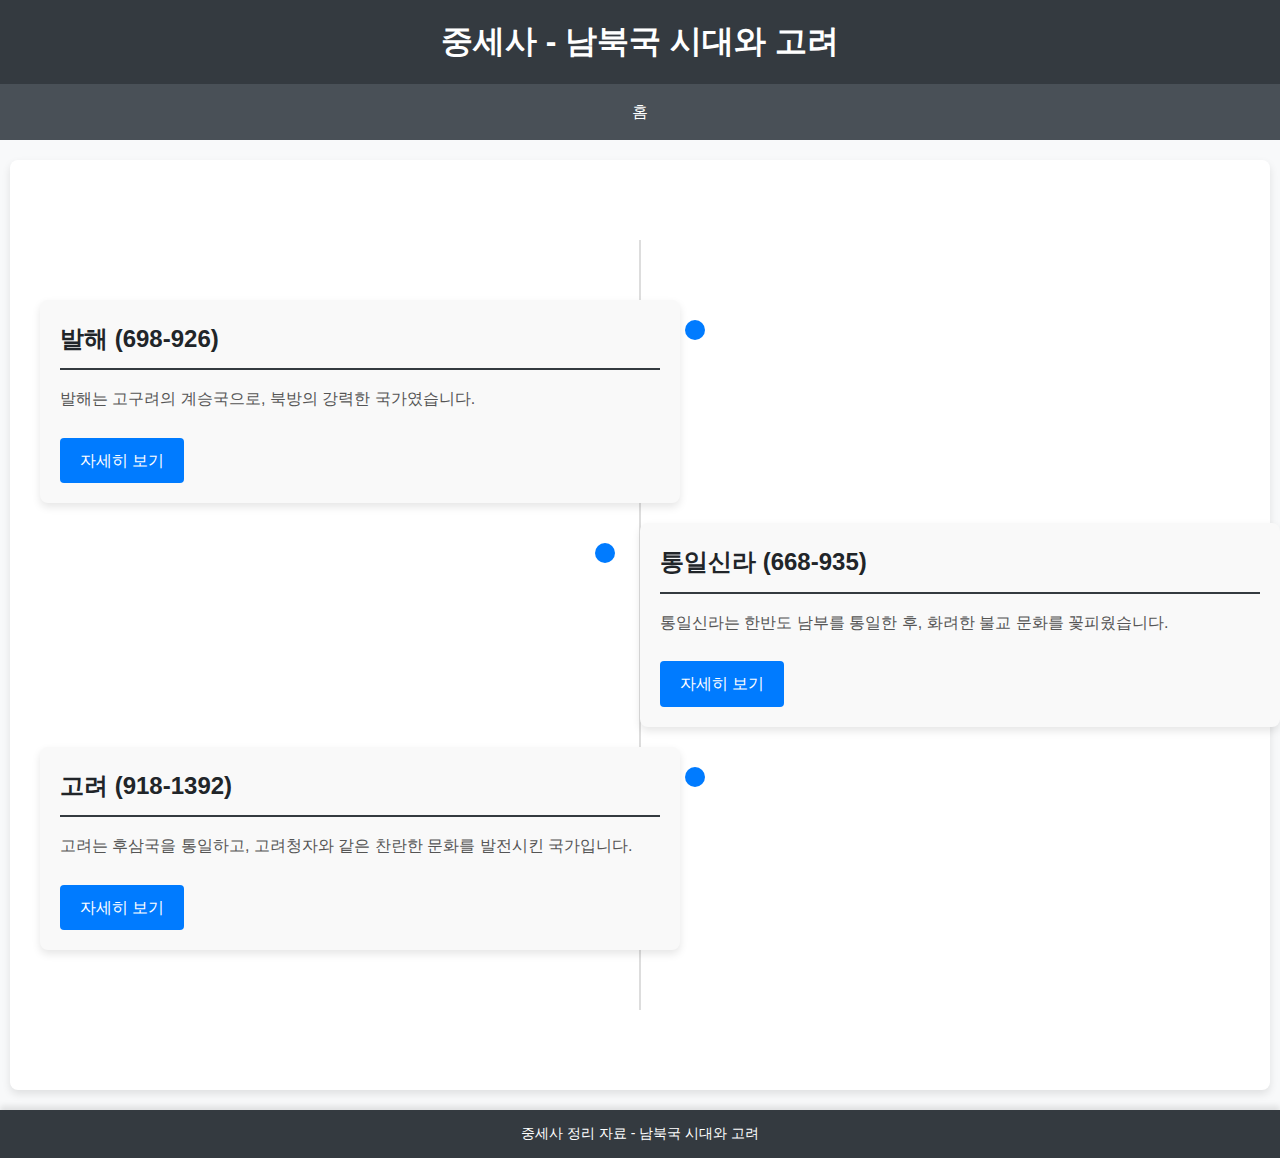
<file: main/medieval.html>
<!DOCTYPE html>
<html lang="ko">
<head>
    <meta charset="UTF-8">
    <meta name="viewport" content="width=device-width, initial-scale=1.0">
    <title>중세사 - 남북국 시대와 고려</title>
    <link rel="stylesheet" href="../styles.css">
    <style>
        /* 타임라인 스타일 */
        .timeline {
            position: relative;
            margin: 50px 0;
            padding: 40px 0;
            list-style: none;
        }
        .timeline::before {
            content: '';
            position: absolute;
            top: 0;
            left: 50%;
            width: 2px;
            height: 100%;
            background: #ddd;
            transform: translateX(-50%);
        }
        .timeline-item {
            position: relative;
            margin: 20px 0;
            width: 50%;
            padding: 20px;
            background: #f9f9f9;
            border-radius: 8px;
            box-shadow: 0 4px 8px rgba(0, 0, 0, 0.1);
        }
        .timeline-item:nth-child(odd) { left: 0; }
        .timeline-item:nth-child(even) { left: 50%; }
        .timeline-item::before {
            content: '';
            position: absolute;
            top: 20px;
            width: 20px;
            height: 20px;
            background: #007bff;
            border-radius: 50%;
            transform: translateX(-50%);
        }
        .timeline-item:nth-child(odd)::before {
            left: 100%;
            margin-left: 15px;
        }
        .timeline-item:nth-child(even)::before {
            left: 0;
            margin-left: -35px;
        }
        .timeline-item h2 {
            font-size: 1.5em;
            margin: 0 0 10px;
        }
        .timeline-item p {
            font-size: 1em;
            color: #555;
        }
        .timeline-item a {
            display: inline-block;
            margin-top: 10px;
            padding: 10px 20px;
            background-color: #007bff;
            color: #fff;
            text-decoration: none;
            border-radius: 4px;
            transition: background-color 0.3s;
        }
        .timeline-item a:hover {
            background-color: #0056b3;
        }
    </style>
</head>
<body>
    <header>
        <h1>중세사 - 남북국 시대와 고려</h1>
    </header>
    <nav>
        <ul>
            <li><a href="../index.html">홈</a></li>
        </ul>
    </nav>
    <main>
        <ul class="timeline">
            <li class="timeline-item">
                <h2>발해 (698-926)</h2>
                <p>발해는 고구려의 계승국으로, 북방의 강력한 국가였습니다.</p>
                <a href="medieval/balhae.html">자세히 보기</a>
            </li>
            <li class="timeline-item">
                <h2>통일신라 (668-935)</h2>
                <p>통일신라는 한반도 남부를 통일한 후, 화려한 불교 문화를 꽃피웠습니다.</p>
                <a href="medieval/silla.html">자세히 보기</a>
            </li>
            <li class="timeline-item">
                <h2>고려 (918-1392)</h2>
                <p>고려는 후삼국을 통일하고, 고려청자와 같은 찬란한 문화를 발전시킨 국가입니다.</p>
                <a href="medieval/goryeo.html">자세히 보기</a>
            </li>
        </ul>
    </main>
    <footer>
        <p>중세사 정리 자료 - 남북국 시대와 고려</p>
    </footer>
</body>
</html>
</file>
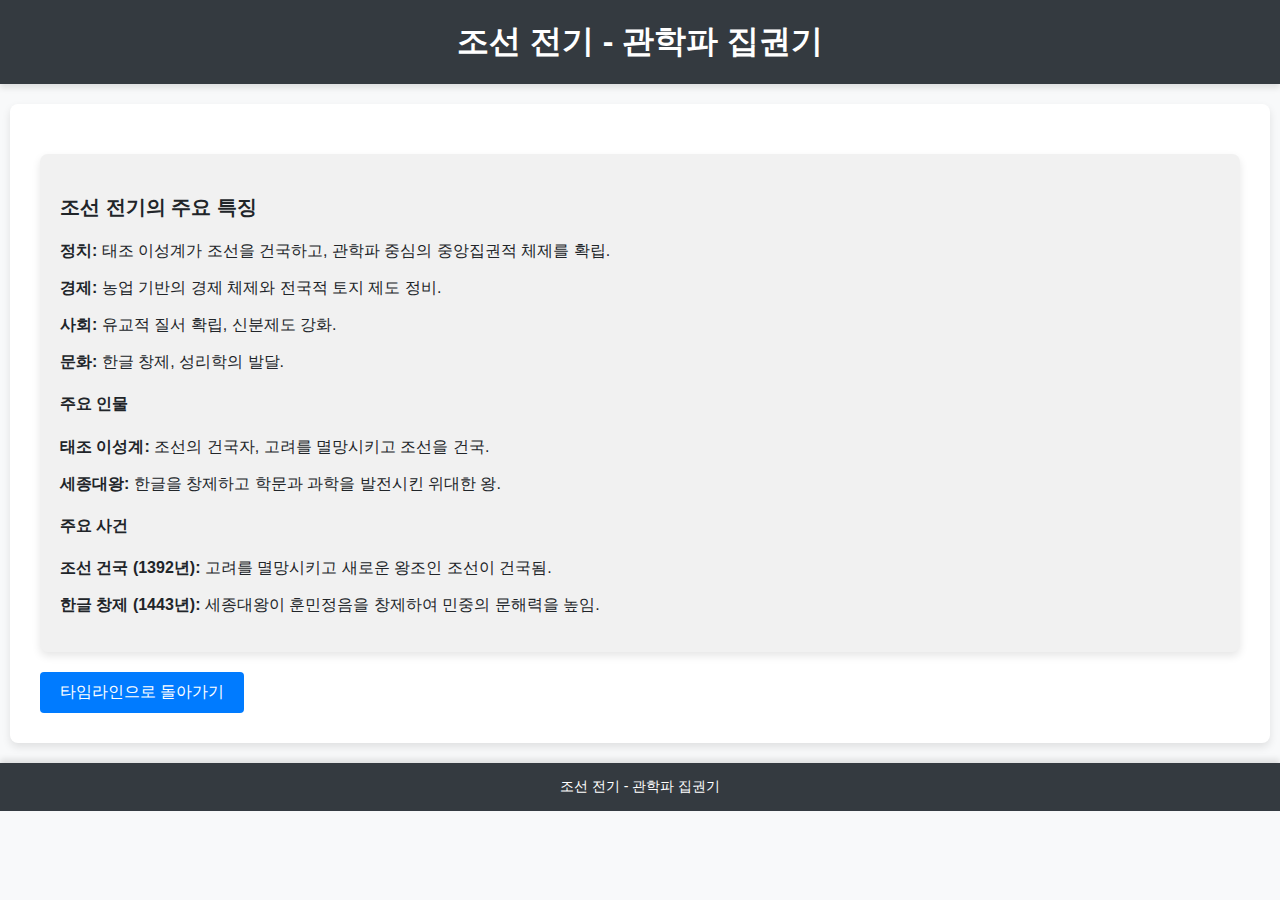
<file: main/earlymodern/joseon_early.html>
<!DOCTYPE html>
<html lang="ko">
<head>
    <meta charset="UTF-8">
    <meta name="viewport" content="width=device-width, initial-scale=1.0">
    <title>조선 전기 - 관학파 집권기</title>
    <link rel="stylesheet" href="../../styles.css">
    <style>
        .details {
            margin-top: 20px;
            padding: 20px;
            background: #f1f1f1;
            border-radius: 8px;
            box-shadow: 0 4px 8px rgba(0, 0, 0, 0.1);
        }
        .back-button {
            display: inline-block;
            margin-top: 20px;
            padding: 10px 20px;
            background-color: #007bff;
            color: #fff;
            text-decoration: none;
            border-radius: 4px;
            transition: background-color 0.3s;
        }
        .back-button:hover {
            background-color: #0056b3;
        }
    </style>
</head>
<body>
    <header>
        <h1>조선 전기 - 관학파 집권기</h1>
    </header>
    <main>
        <section class="details">
            <h3>조선 전기의 주요 특징</h3>
            <p><strong>정치:</strong> 태조 이성계가 조선을 건국하고, 관학파 중심의 중앙집권적 체제를 확립.</p>
            <p><strong>경제:</strong> 농업 기반의 경제 체제와 전국적 토지 제도 정비.</p>
            <p><strong>사회:</strong> 유교적 질서 확립, 신분제도 강화.</p>
            <p><strong>문화:</strong> 한글 창제, 성리학의 발달.</p>
            <h4>주요 인물</h4>
            <p><strong>태조 이성계:</strong> 조선의 건국자, 고려를 멸망시키고 조선을 건국.</p>
            <p><strong>세종대왕:</strong> 한글을 창제하고 학문과 과학을 발전시킨 위대한 왕.</p>
            <h4>주요 사건</h4>
            <p><strong>조선 건국 (1392년):</strong> 고려를 멸망시키고 새로운 왕조인 조선이 건국됨.</p>
            <p><strong>한글 창제 (1443년):</strong> 세종대왕이 훈민정음을 창제하여 민중의 문해력을 높임.</p>
        </section>

        <!-- 돌아가기 버튼 -->
        <a href="../earlymodern.html" class="back-button">타임라인으로 돌아가기</a>
    </main>
    <footer>
        <p>조선 전기 - 관학파 집권기</p>
    </footer>
</body>
</html>
</file>
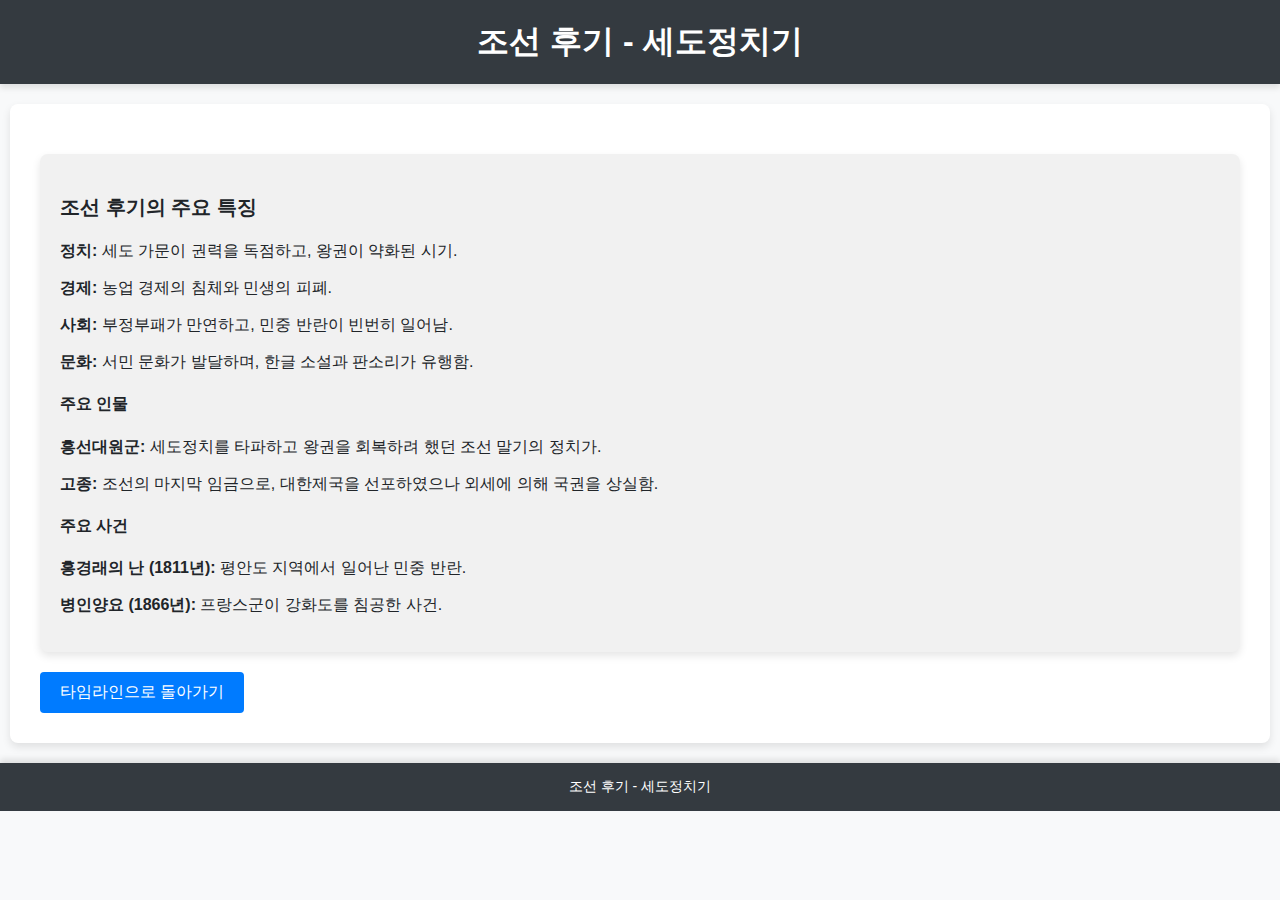
<file: main/earlymodern/joseon_late.html>
<!DOCTYPE html>
<html lang="ko">
<head>
    <meta charset="UTF-8">
    <meta name="viewport" content="width=device-width, initial-scale=1.0">
    <title>조선 후기 - 세도정치기</title>
    <link rel="stylesheet" href="../../styles.css">
    <style>
        .details {
            margin-top: 20px;
            padding: 20px;
            background: #f1f1f1;
            border-radius: 8px;
            box-shadow: 0 4px 8px rgba(0, 0, 0, 0.1);
        }
        .back-button {
            display: inline-block;
            margin-top: 20px;
            padding: 10px 20px;
            background-color: #007bff;
            color: #fff;
            text-decoration: none;
            border-radius: 4px;
            transition: background-color 0.3s;
        }
        .back-button:hover {
            background-color: #0056b3;
        }
    </style>
</head>
<body>
    <header>
        <h1>조선 후기 - 세도정치기</h1>
    </header>
    <main>
        <section class="details">
            <h3>조선 후기의 주요 특징</h3>
            <p><strong>정치:</strong> 세도 가문이 권력을 독점하고, 왕권이 약화된 시기.</p>
            <p><strong>경제:</strong> 농업 경제의 침체와 민생의 피폐.</p>
            <p><strong>사회:</strong> 부정부패가 만연하고, 민중 반란이 빈번히 일어남.</p>
            <p><strong>문화:</strong> 서민 문화가 발달하며, 한글 소설과 판소리가 유행함.</p>
            <h4>주요 인물</h4>
            <p><strong>흥선대원군:</strong> 세도정치를 타파하고 왕권을 회복하려 했던 조선 말기의 정치가.</p>
            <p><strong>고종:</strong> 조선의 마지막 임금으로, 대한제국을 선포하였으나 외세에 의해 국권을 상실함.</p>
            <h4>주요 사건</h4>
            <p><strong>홍경래의 난 (1811년):</strong> 평안도 지역에서 일어난 민중 반란.</p>
            <p><strong>병인양요 (1866년):</strong> 프랑스군이 강화도를 침공한 사건.</p>
        </section>

        <!-- 돌아가기 버튼 -->
        <a href="../earlymodern.html" class="back-button">타임라인으로 돌아가기</a>
    </main>
    <footer>
        <p>조선 후기 - 세도정치기</p>
    </footer>
</body>
</html>
</file>
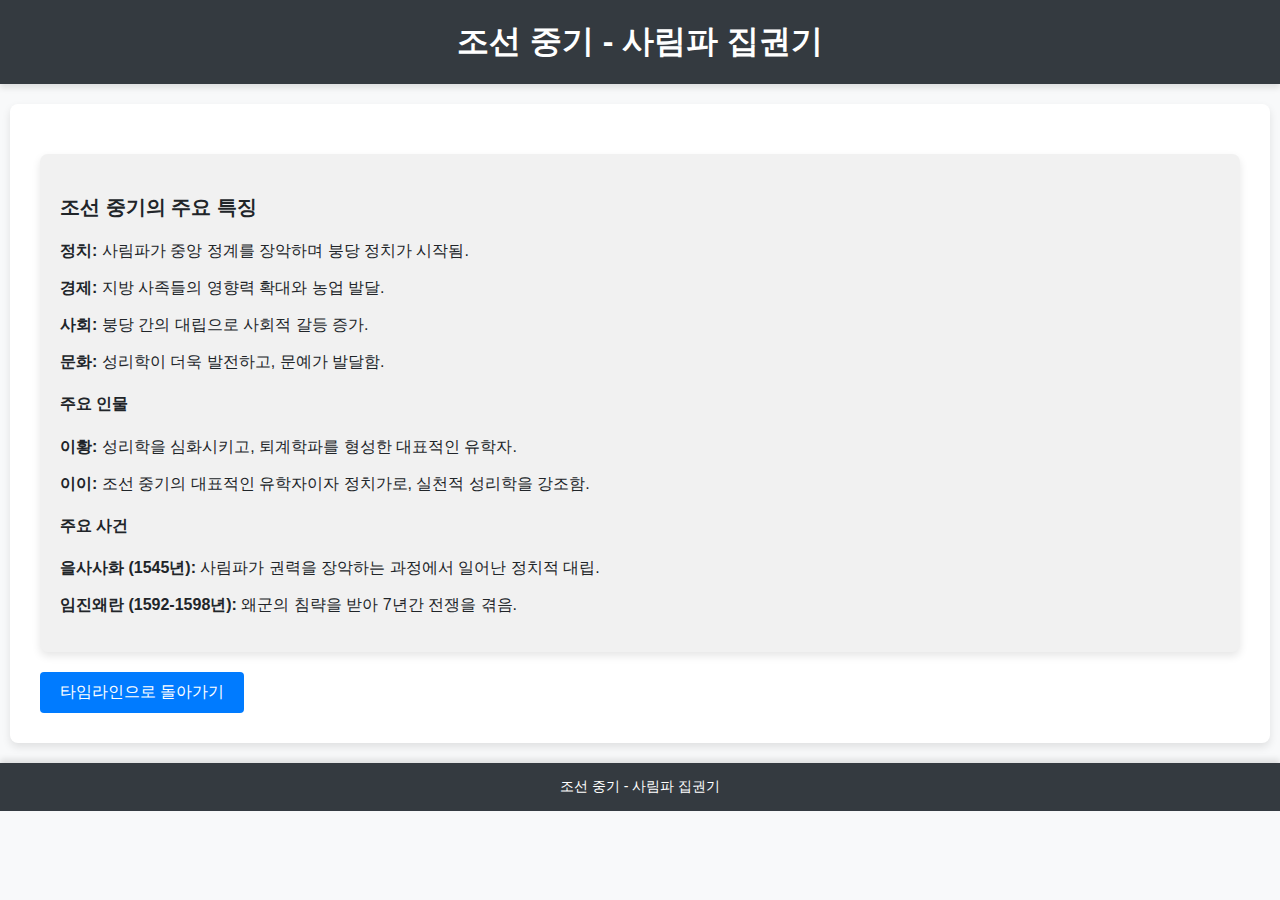
<file: main/earlymodern/joseon_middle.html>
<!DOCTYPE html>
<html lang="ko">
<head>
    <meta charset="UTF-8">
    <meta name="viewport" content="width=device-width, initial-scale=1.0">
    <title>조선 중기 - 사림파 집권기</title>
    <link rel="stylesheet" href="../../styles.css">
    <style>
        .details {
            margin-top: 20px;
            padding: 20px;
            background: #f1f1f1;
            border-radius: 8px;
            box-shadow: 0 4px 8px rgba(0, 0, 0, 0.1);
        }
        .back-button {
            display: inline-block;
            margin-top: 20px;
            padding: 10px 20px;
            background-color: #007bff;
            color: #fff;
            text-decoration: none;
            border-radius: 4px;
            transition: background-color 0.3s;
        }
        .back-button:hover {
            background-color: #0056b3;
        }
    </style>
</head>
<body>
    <header>
        <h1>조선 중기 - 사림파 집권기</h1>
    </header>
    <main>
        <section class="details">
            <h3>조선 중기의 주요 특징</h3>
            <p><strong>정치:</strong> 사림파가 중앙 정계를 장악하며 붕당 정치가 시작됨.</p>
            <p><strong>경제:</strong> 지방 사족들의 영향력 확대와 농업 발달.</p>
            <p><strong>사회:</strong> 붕당 간의 대립으로 사회적 갈등 증가.</p>
            <p><strong>문화:</strong> 성리학이 더욱 발전하고, 문예가 발달함.</p>
            <h4>주요 인물</h4>
            <p><strong>이황:</strong> 성리학을 심화시키고, 퇴계학파를 형성한 대표적인 유학자.</p>
            <p><strong>이이:</strong> 조선 중기의 대표적인 유학자이자 정치가로, 실천적 성리학을 강조함.</p>
            <h4>주요 사건</h4>
            <p><strong>을사사화 (1545년):</strong> 사림파가 권력을 장악하는 과정에서 일어난 정치적 대립.</p>
            <p><strong>임진왜란 (1592-1598년):</strong> 왜군의 침략을 받아 7년간 전쟁을 겪음.</p>
        </section>

        <!-- 돌아가기 버튼 -->
        <a href="../earlymodern.html" class="back-button">타임라인으로 돌아가기</a>
    </main>
    <footer>
        <p>조선 중기 - 사림파 집권기</p>
    </footer>
</body>
</html>
</file>
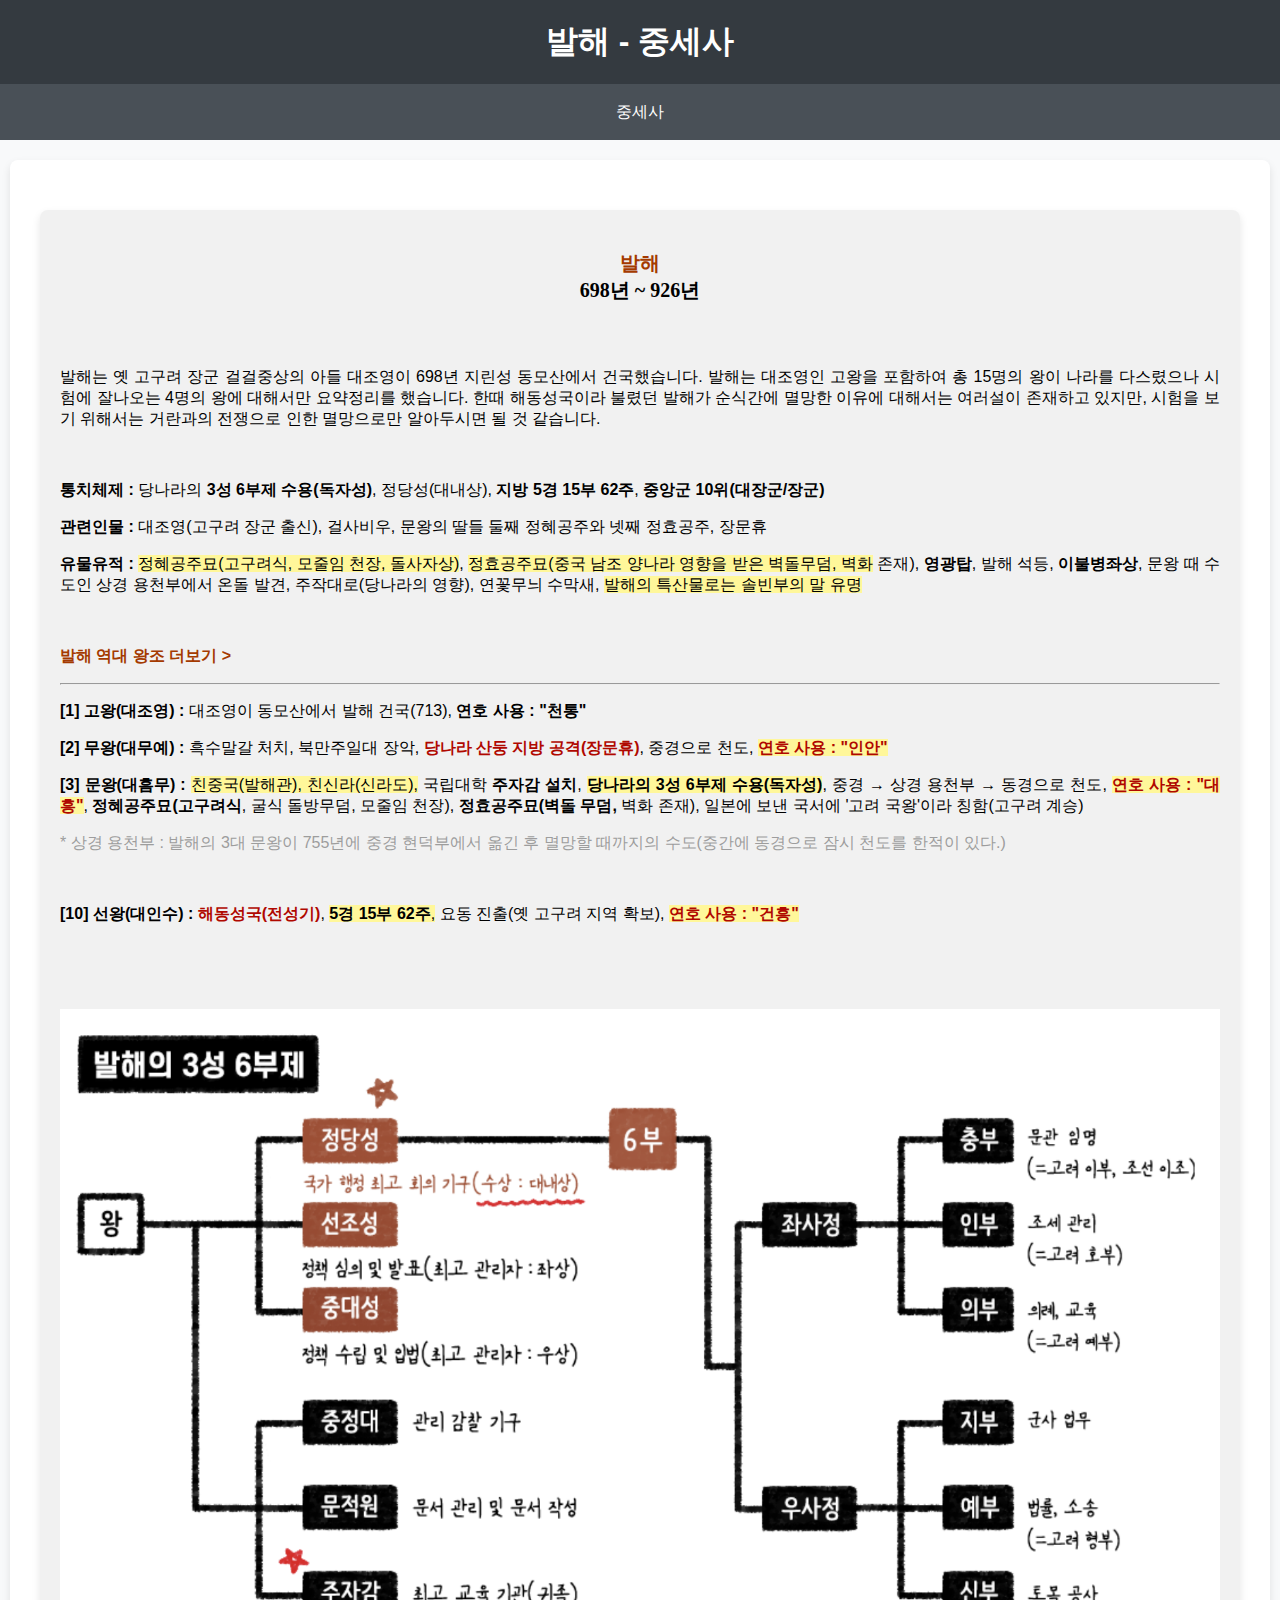
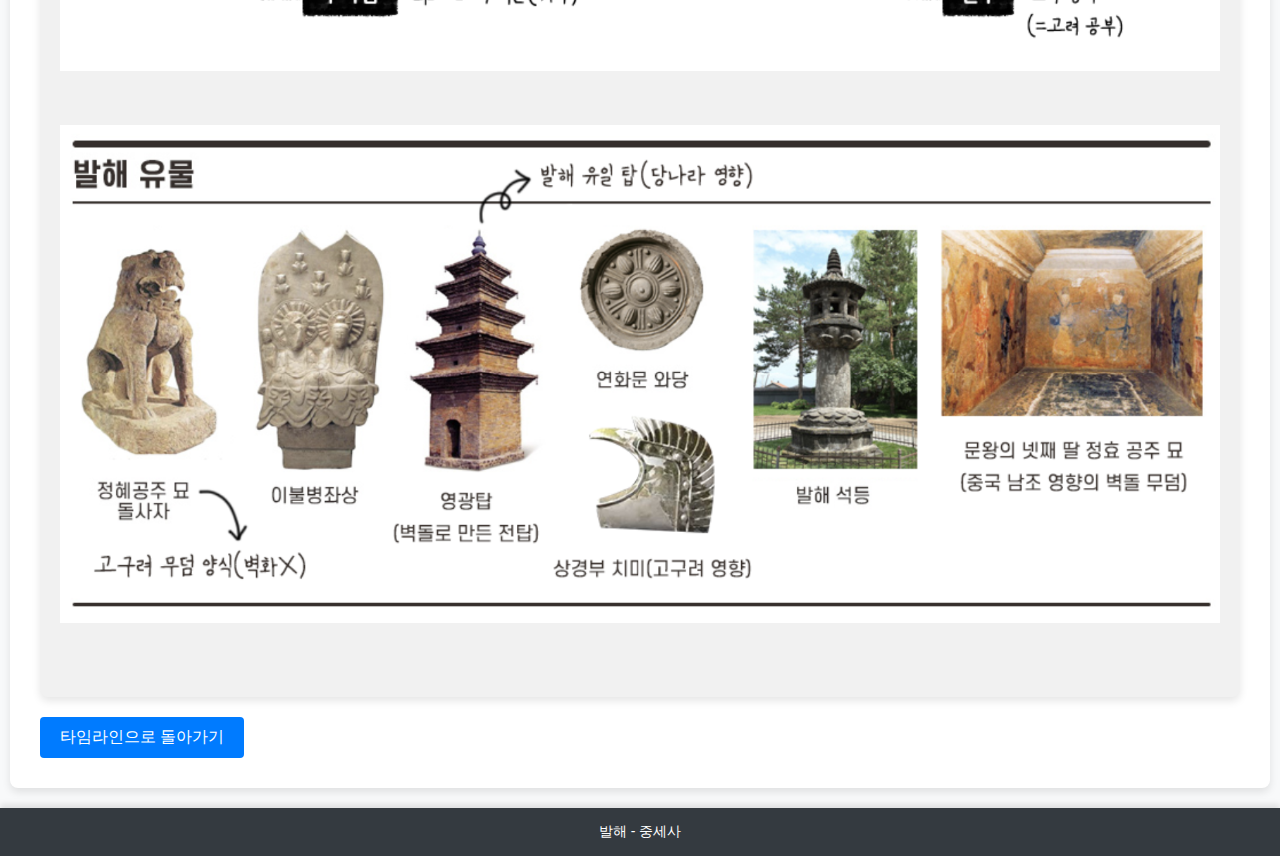
<file: main/medieval/balhae.html>
<!DOCTYPE html>
<html lang="ko">
<head>
    <meta charset="UTF-8">
    <meta name="viewport" content="width=device-width, initial-scale=1.0">
    <title>발해 - 중세사</title>
    <link rel="stylesheet" href="../../styles.css">
    <style>
        .details {
            margin-top: 20px;
            padding: 20px;
            background: #f1f1f1;
            border-radius: 8px;
            box-shadow: 0 4px 8px rgba(0, 0, 0, 0.1);
        }
        .back-button {
            display: inline-block;
            margin-top: 20px;
            padding: 10px 20px;
            background-color: #007bff;
            color: #fff;
            text-decoration: none;
            border-radius: 4px;
            transition: background-color 0.3s;
        }
        .back-button:hover {
            background-color: #0056b3;
        }
    </style>
</head>
<body>
    <header>
        <h1>발해 - 중세사</h1>
    </header>
    <nav>
        <ul>
            <li><a href="../medieval.html">중세사</a></li>
        </ul>
    </nav>
    <main>
        <section class="details">
            <p style="text-align: center; font-size: 1.25em;"><span style="font-family: 'Noto Serif KR'; color: #a43a00;"><b>발해</b></span><br><span style="font-family: 'Noto Serif KR'; color: #000000;"><b>698년 ~ 926년</b></span></p>
            <p style="font-size: 1.25em;">&nbsp;</p>
            <p style="text-align: justify;"><span style="font-family: AppleSDGothicNeo-Regular, 'Malgun Gothic', '맑은 고딕', dotum, 돋움, sans-serif; color: #000000;">발해는 옛 고구려 장군 걸걸중상의 아들 대조영이 698년 지린성 동모산에서 건국했습니다. 발해는 대조영인 고왕을 포함하여 총 15명의 왕이 나라를 다스렸으나 시험에 잘나오는 4명의 왕에 대해서만 요약정리를 했습니다. 한때 해동성국이라 불렸던 발해가 순식간에 멸망한 이유에 대해서는 여러설이 존재하고 있지만, 시험을 보기 위해서는 거란과의 전쟁으로 인한 멸망으로만 알아두시면 될 것 같습니다.</span><span style="font-family: AppleSDGothicNeo-Regular, 'Malgun Gothic', '맑은 고딕', dotum, 돋움, sans-serif; color: #000000;"></span></p>
            <p style="text-align: left;">&nbsp;</p>
            <p style="text-align: justify;"><span style="font-family: AppleSDGothicNeo-Regular, 'Malgun Gothic', '맑은 고딕', dotum, 돋움, sans-serif; color: #000000;"><b>통치체제 :</b> 당나라의 <b>3성 6부제 수용(독자성)</b>, 정당성(대내상), <b>지방 5경 15부 62주</b>, <b>중앙군 10위(대장군/장군)</b></span></p>
            <p style="text-align: justify;"><span style="font-family: AppleSDGothicNeo-Regular, 'Malgun Gothic', '맑은 고딕', dotum, 돋움, sans-serif; color: #000000;"><b>관련인물 :</b> 대조영(고구려 장군 출신), 걸사비우, 문왕의 딸들 둘째 정혜공주와 넷째 정효공주, 장문휴</span></p>
            <p style="text-align: justify;"><span style="font-family: AppleSDGothicNeo-Regular, 'Malgun Gothic', '맑은 고딕', dotum, 돋움, sans-serif; color: #000000;"><b>유물유적 :</b> <span style="background-color: #fff79a;">정혜공주묘(고구려식, 모줄임 천장, 돌사자상)</span>, <span style="background-color: #fff79a;">정효공주묘(중국 남조 양나라 영향을 받은 벽돌무덤, 벽화</span> 존재), </span><span style="font-family: AppleSDGothicNeo-Regular, 'Malgun Gothic', '맑은 고딕', dotum, 돋움, sans-serif; color: #000000;"><b>영광탑</b>, 발해 석등, <b>이불병좌상</b>, 문왕 때 수도인 상경 용천부에서 온돌 발견, 주작대로(당나라의 영향), </span><span style="font-family: AppleSDGothicNeo-Regular, 'Malgun Gothic', '맑은 고딕', dotum, 돋움, sans-serif; color: #000000;">연꽃무늬 수막새, <span style="background-color: #fff79a;">발해의 특산물로는 솔빈부의 말 유명</span></span></p>
            <p style="text-align: left;">&nbsp;</p>
            <p style="text-align: left;" data-ke-size="size16"><span style="font-family: AppleSDGothicNeo-Regular, 'Malgun Gothic', '맑은 고딕', dotum, 돋움, sans-serif; color: #333333;"><b><span style="color: #a43a00; font-family: AppleSDGothicNeo-Regular, 'Malgun Gothic', '맑은 고딕', dotum, 돋움, sans-serif;">발해 역대 왕조 더보기 &gt;</span><br></b></span></p>

            <hr contenteditable="false" data-ke-type="horizontalRule" data-ke-style="style6">
            <p style="text-align: justify;"><span style="font-family: AppleSDGothicNeo-Regular, 'Malgun Gothic', '맑은 고딕', dotum, 돋움, sans-serif; color: #000000;"><b>[1] 고왕(대조영) :</b> 대조영이 동모산에서 발해 건국(713), <b>연호 사용 : "천통"</b></span></p>
            <p style="text-align: justify;"><span style="font-family: AppleSDGothicNeo-Regular, 'Malgun Gothic', '맑은 고딕', dotum, 돋움, sans-serif; color: #000000;"><b>[2] 무왕(대무예) : </b>흑수말갈 처치, 북만주일대 장악, <span style="color: #b00800;"><b>당나라 산둥 지방 공격(장문휴)</b></span>,&nbsp;중경으로 천도,<span style="color: #b00800;"><b> <span style="background-color: #fff79a;">연호 사용 : "인안"</span></b></span></span></p>
            <p style="text-align: justify;"><span style="font-family: AppleSDGothicNeo-Regular, 'Malgun Gothic', '맑은 고딕', dotum, 돋움, sans-serif; color: #000000;"><b>[3] 문왕(대흠무) :</b> <span style="background-color: #fff79a;">친중국(발해관), 친신라(신라도),</span> 국립대학 <b>주자감 설치</b>, <span style="background-color: #fff79a;"><b>당나라의 </b></span><span style="color: #000000;"><span style="background-color: #fff79a;"><b>3성 6부제 수용(독자성)</b></span>, </span>중경 → 상경 용천부 <span style="color: #000000;">→</span> 동경으로 천도, <span style="color: #b00800;"><b><span style="background-color: #fff79a;">연호 사용 : "대흥"</span></b></span>, <b>정혜공주묘(고구려식</b>, 굴식 돌방무덤, 모줄임 천장), <b>정효공주묘(벽돌 무덤, </b>벽화 존재), 일본에 보낸 국서에 '고려 국왕'이라 칭함(고구려 계승)</span></p>
            <p style="text-align: justify;"><span style="font-family: AppleSDGothicNeo-Regular, 'Malgun Gothic', '맑은 고딕', dotum, 돋움, sans-serif; color: #9d9d9d;">* 상경 용천부 : 발해의 3대 문왕이 755년에 중경 현덕부에서 옮긴 후 멸망할 때까지의 수도(중간에 동경으로 잠시 천도를 한적이 있다.)&nbsp;</span></p>
            <p style="text-align: justify;">&nbsp;</p>
            <p style="text-align: justify;"><span style="font-family: AppleSDGothicNeo-Regular, 'Malgun Gothic', '맑은 고딕', dotum, 돋움, sans-serif; color: #000000;"><b>[10] 선왕(대인수) :</b> <b><span style="color: #b00800;">해동성국(전성기)</span></b>, <span style="background-color: #fff79a;"><b>5경 15부 62주</b>,</span> 요동 진출(옛 고구려 지역 확보), <span style="color: #b00800;"><b><span style="background-color: #fff79a;">연호 사용 : "건흥"</span></b></span></span></p>
            <p style="text-align: justify;">&nbsp;</p>
            <p style="text-align: justify;">&nbsp;</p>
            <img src="../../imges/balhae-1.png" width="100%">
            <p style="text-align: justify;">&nbsp;</p>
            <img src="../../imges/balhae-2.png" width="100%">
            <p style="text-align: justify;">&nbsp;</p>
        </section>

        <!-- 돌아가기 버튼 -->
        <a href="../medieval.html" class="back-button">타임라인으로 돌아가기</a>
    </main>
    <footer>
        <p>발해 - 중세사</p>
    </footer>
</body>
</html>
</file>
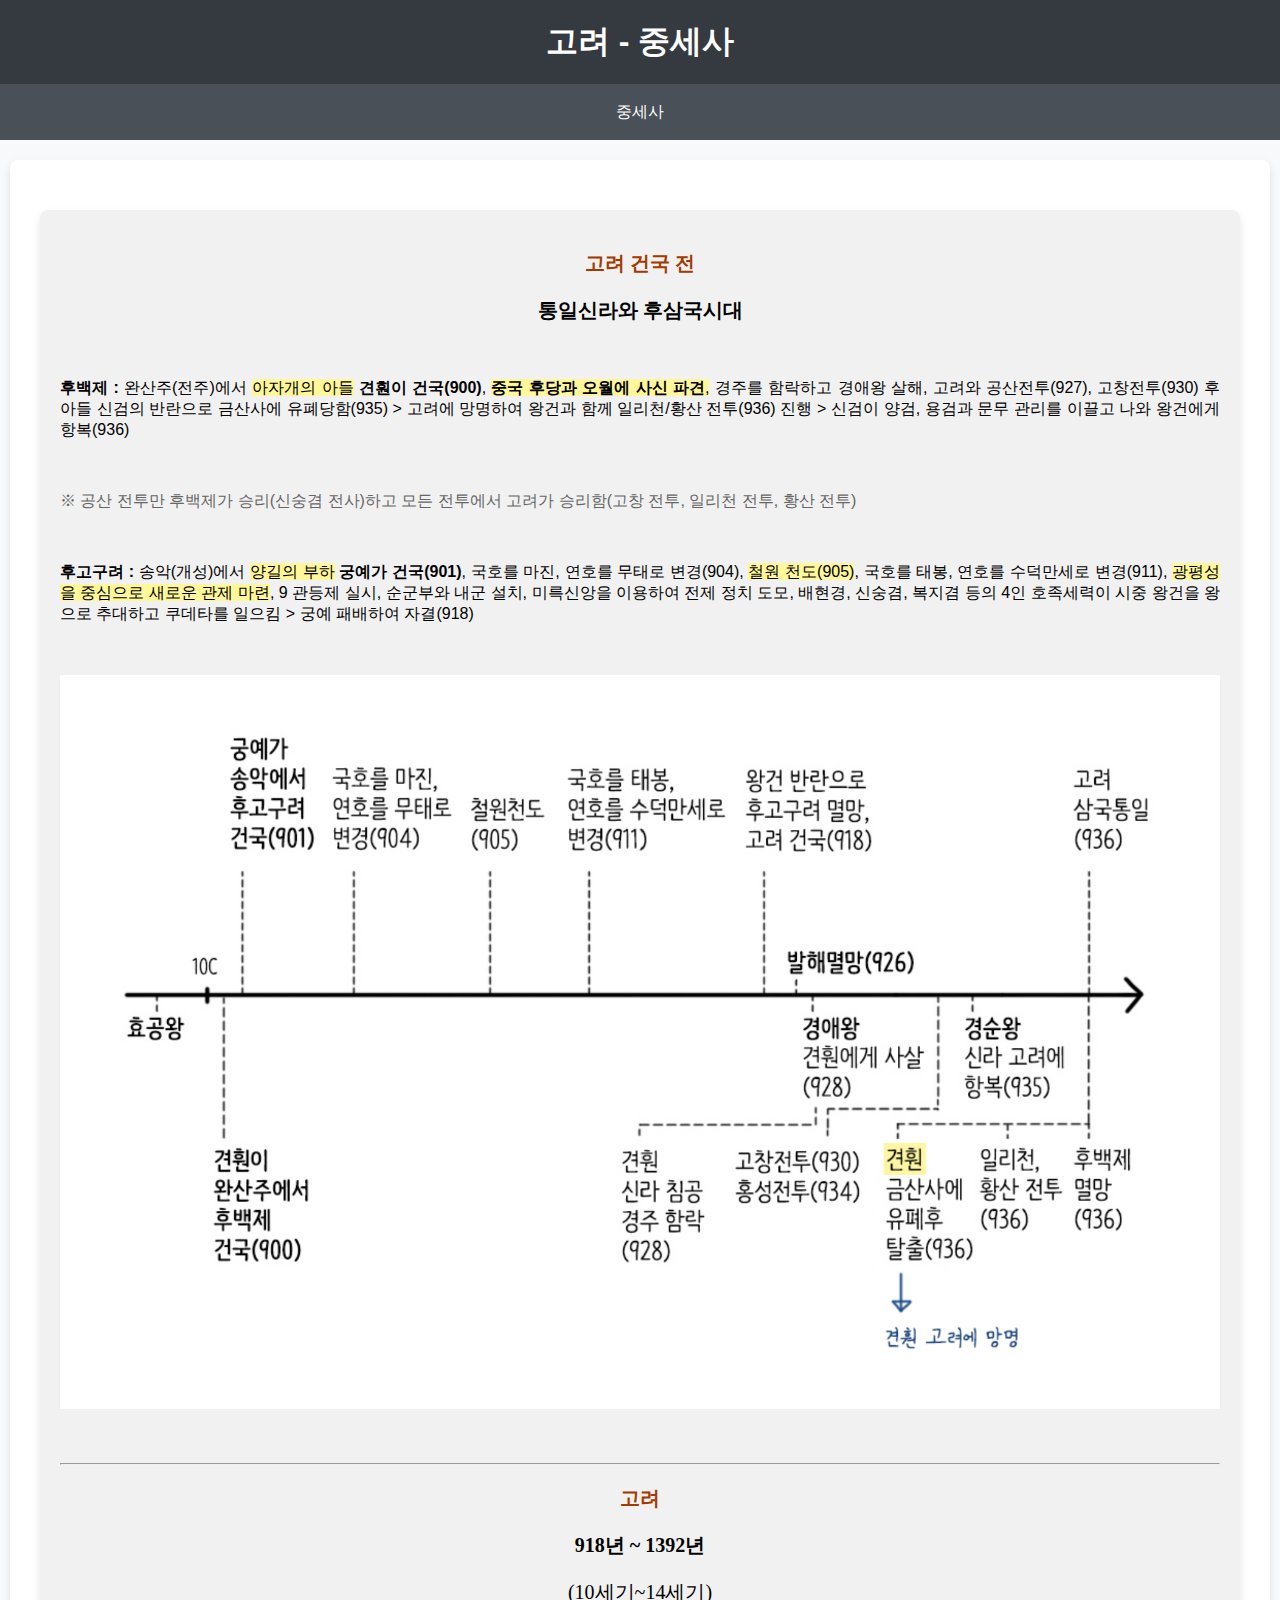
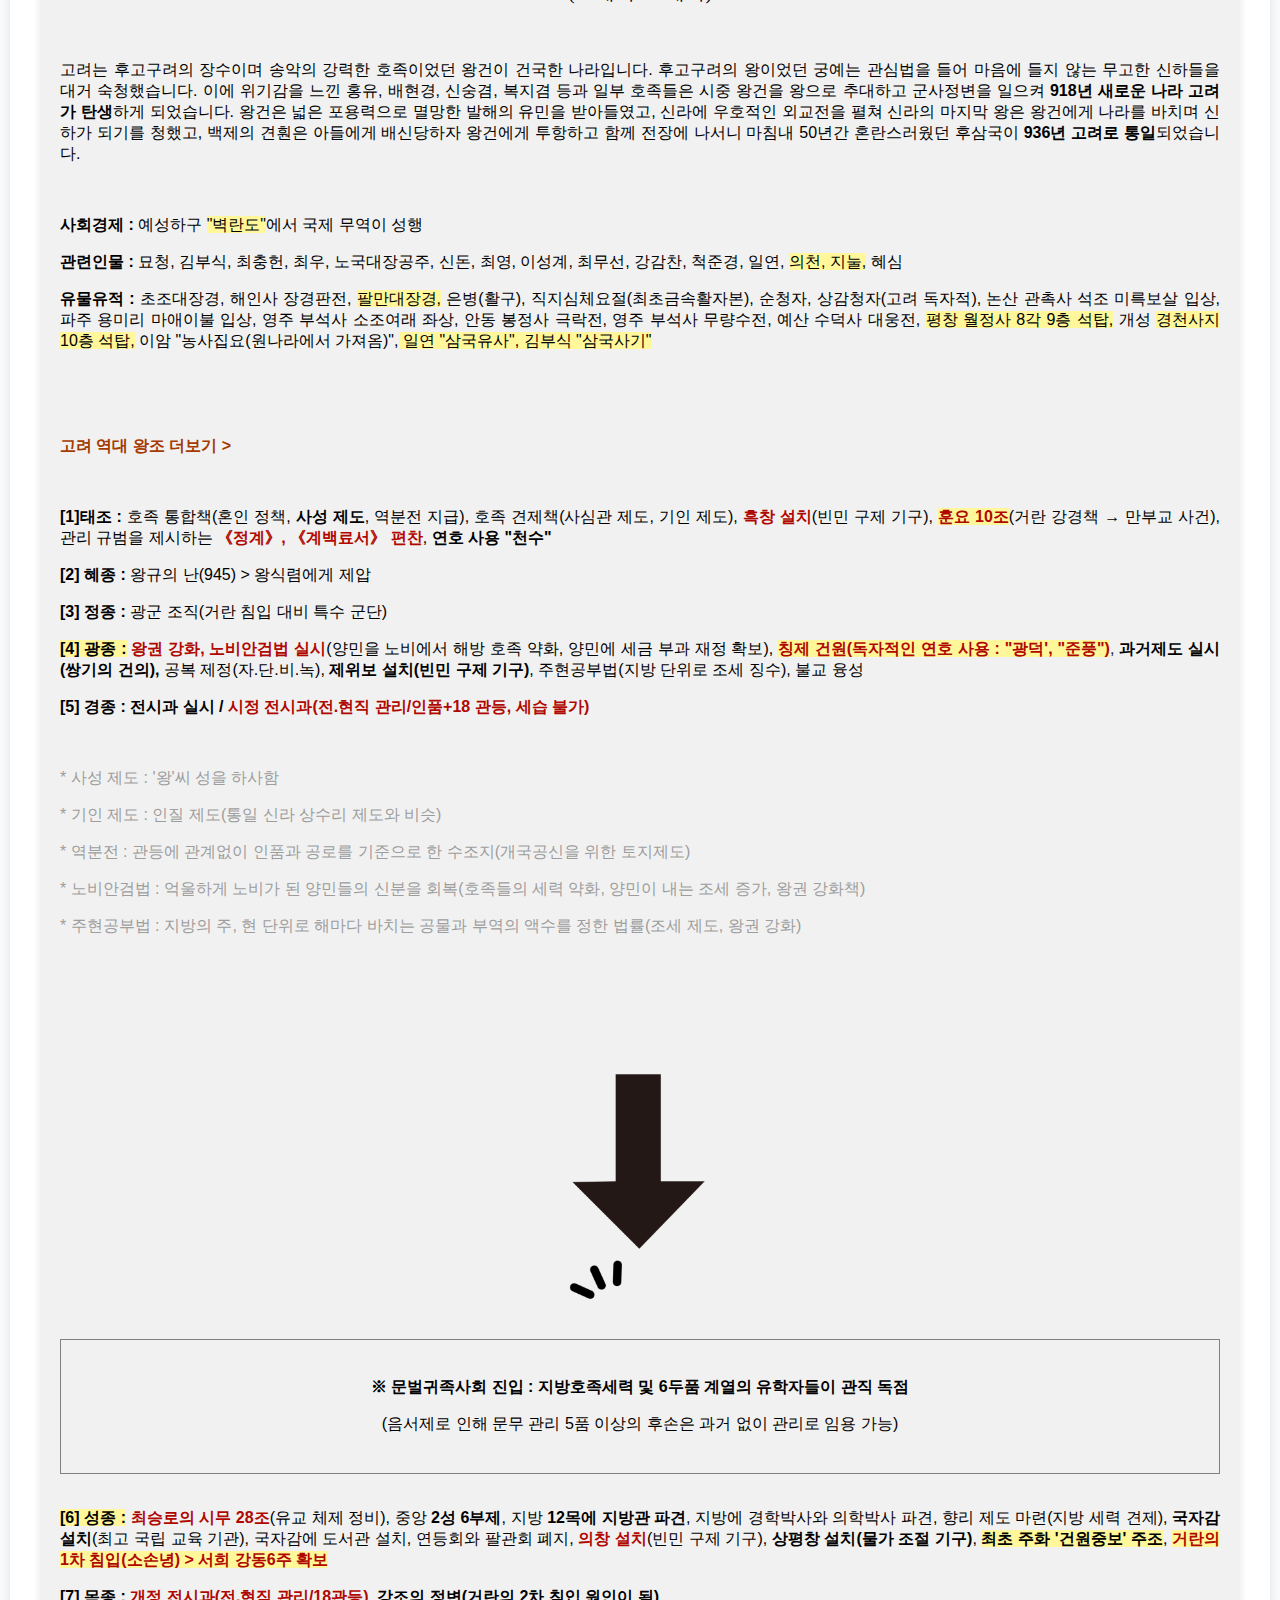
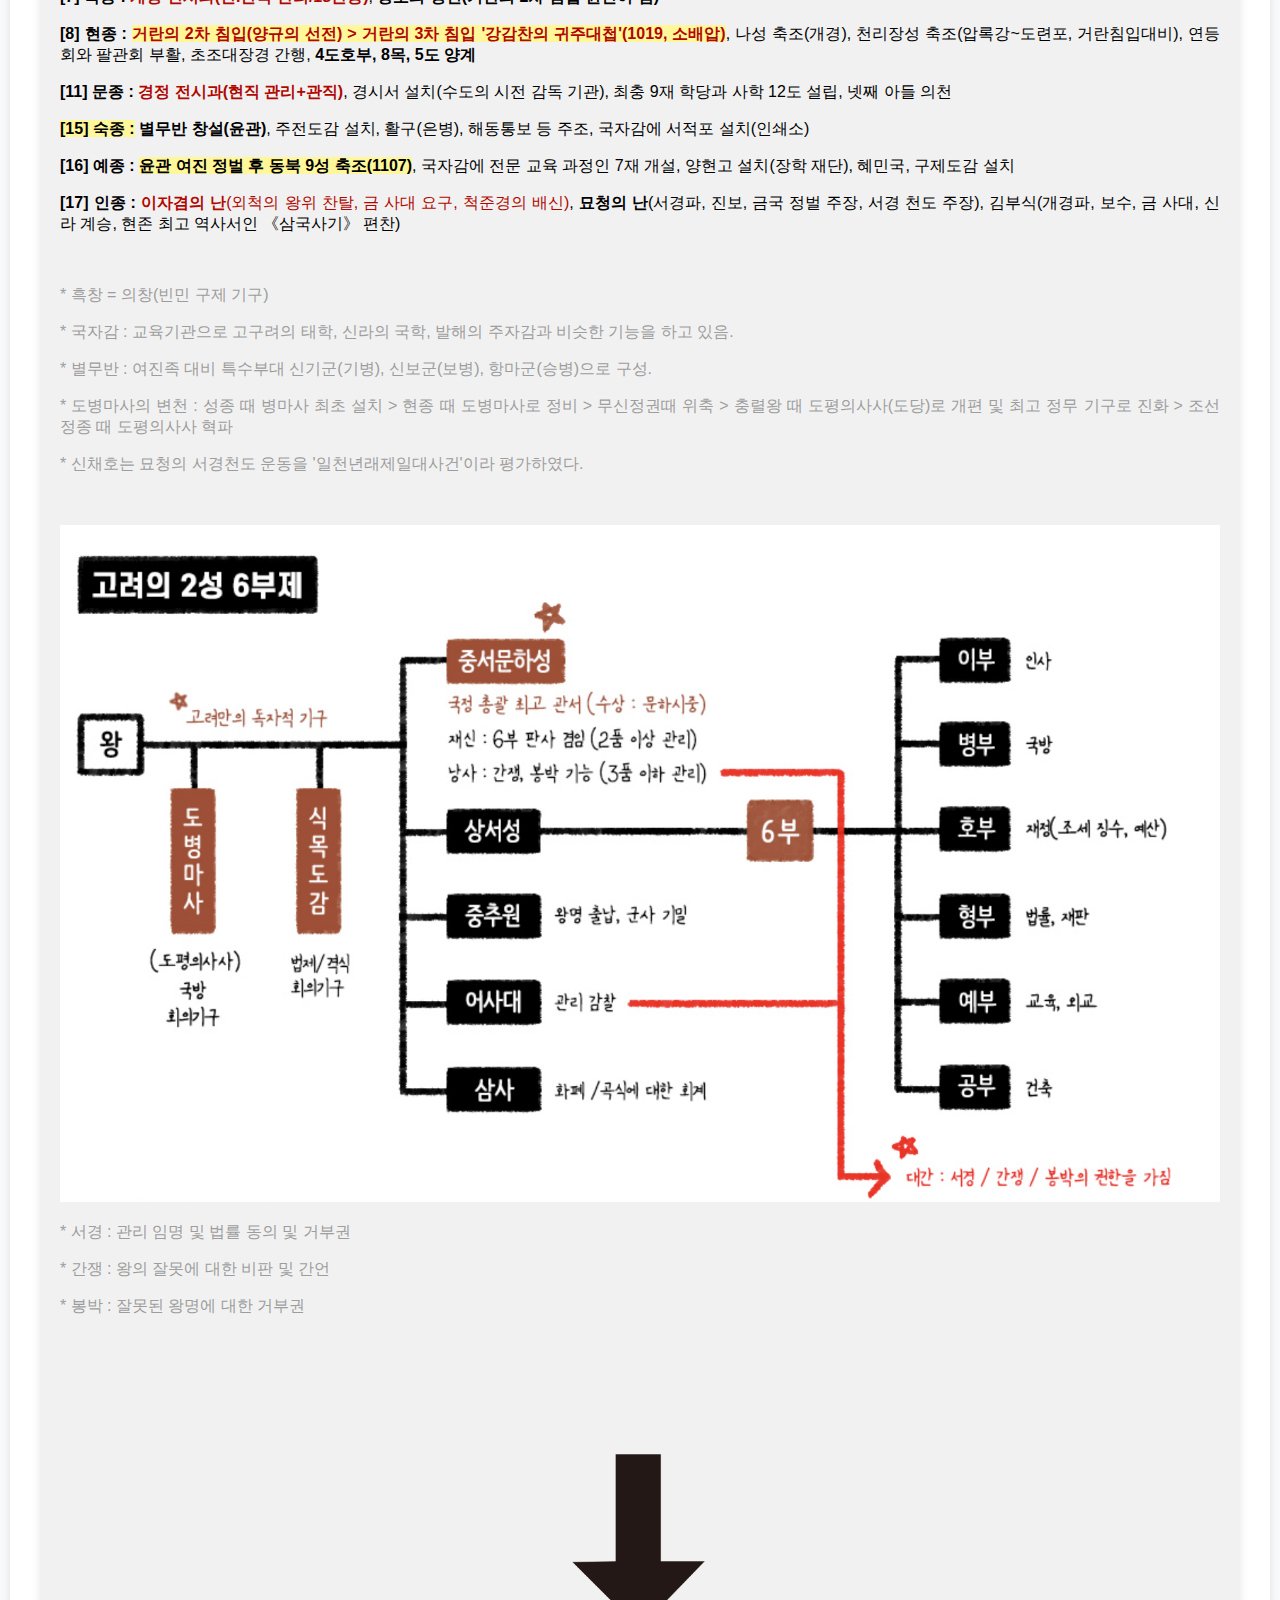
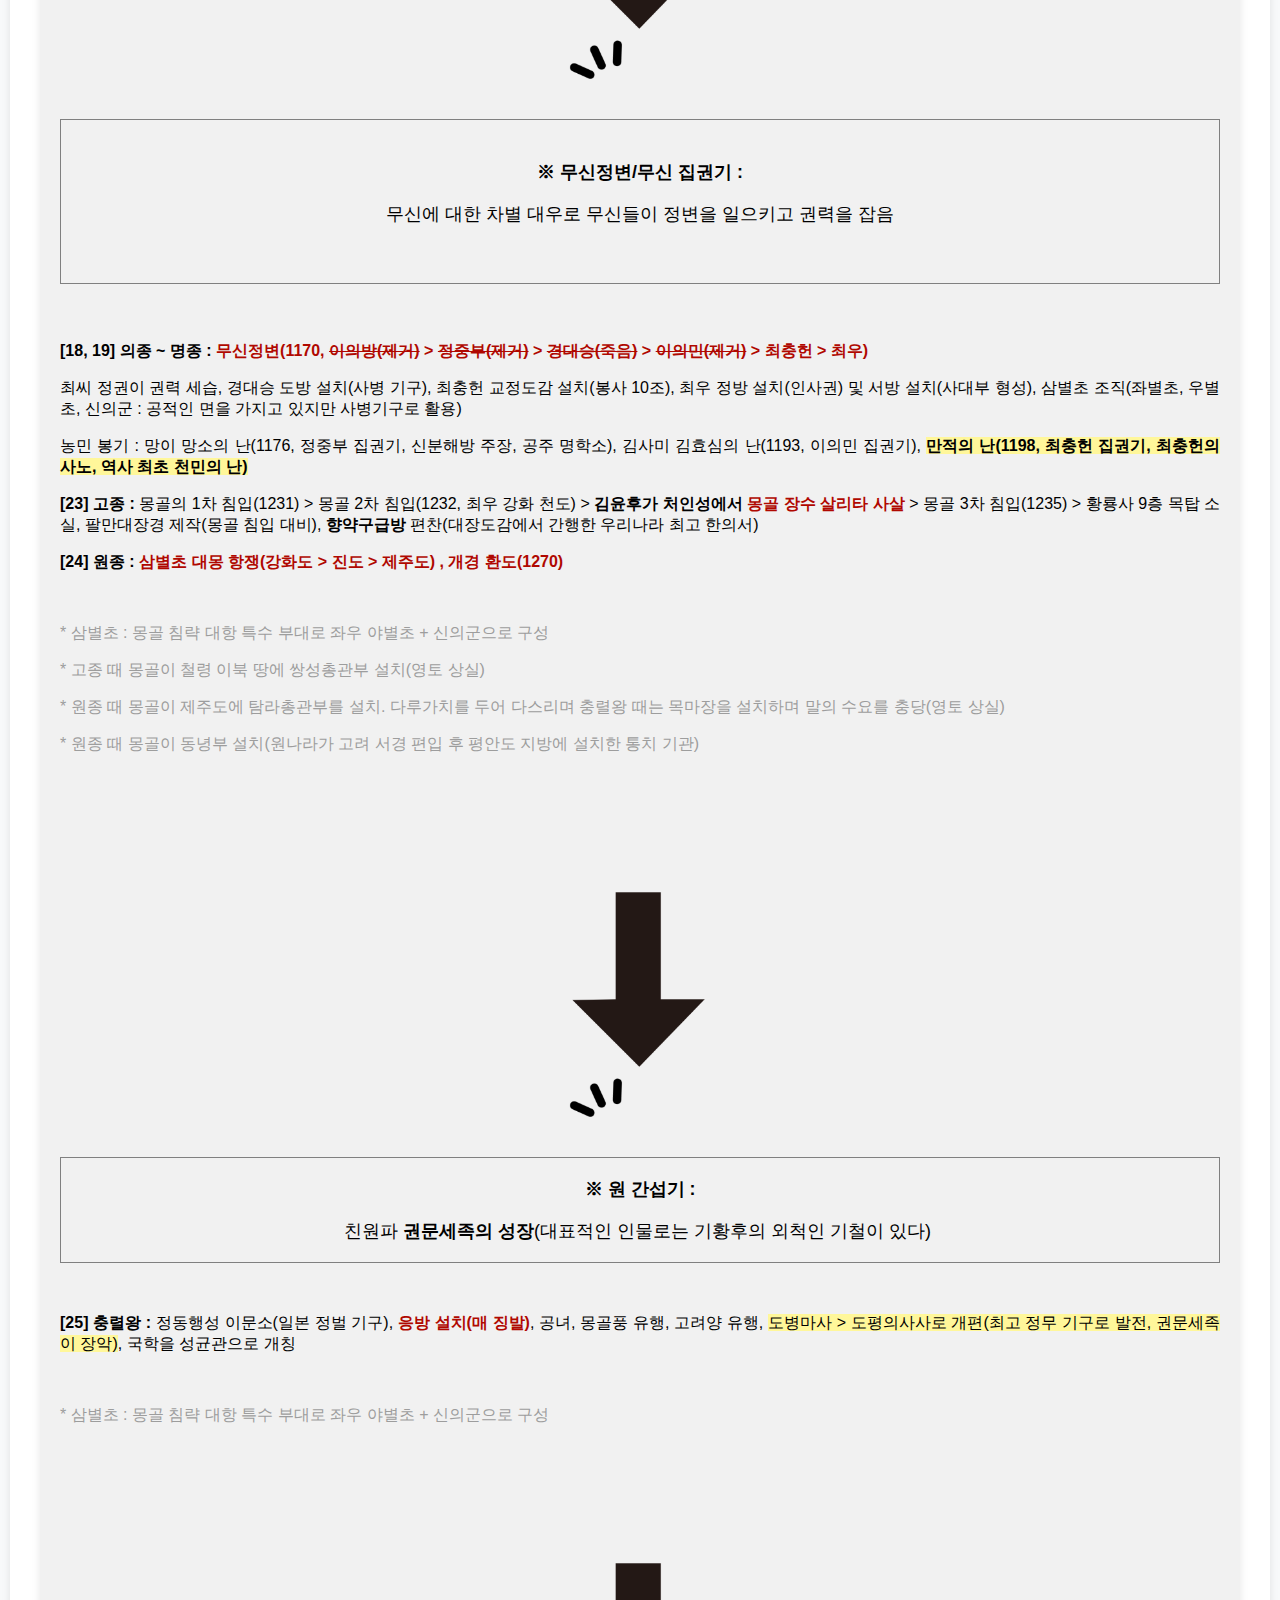
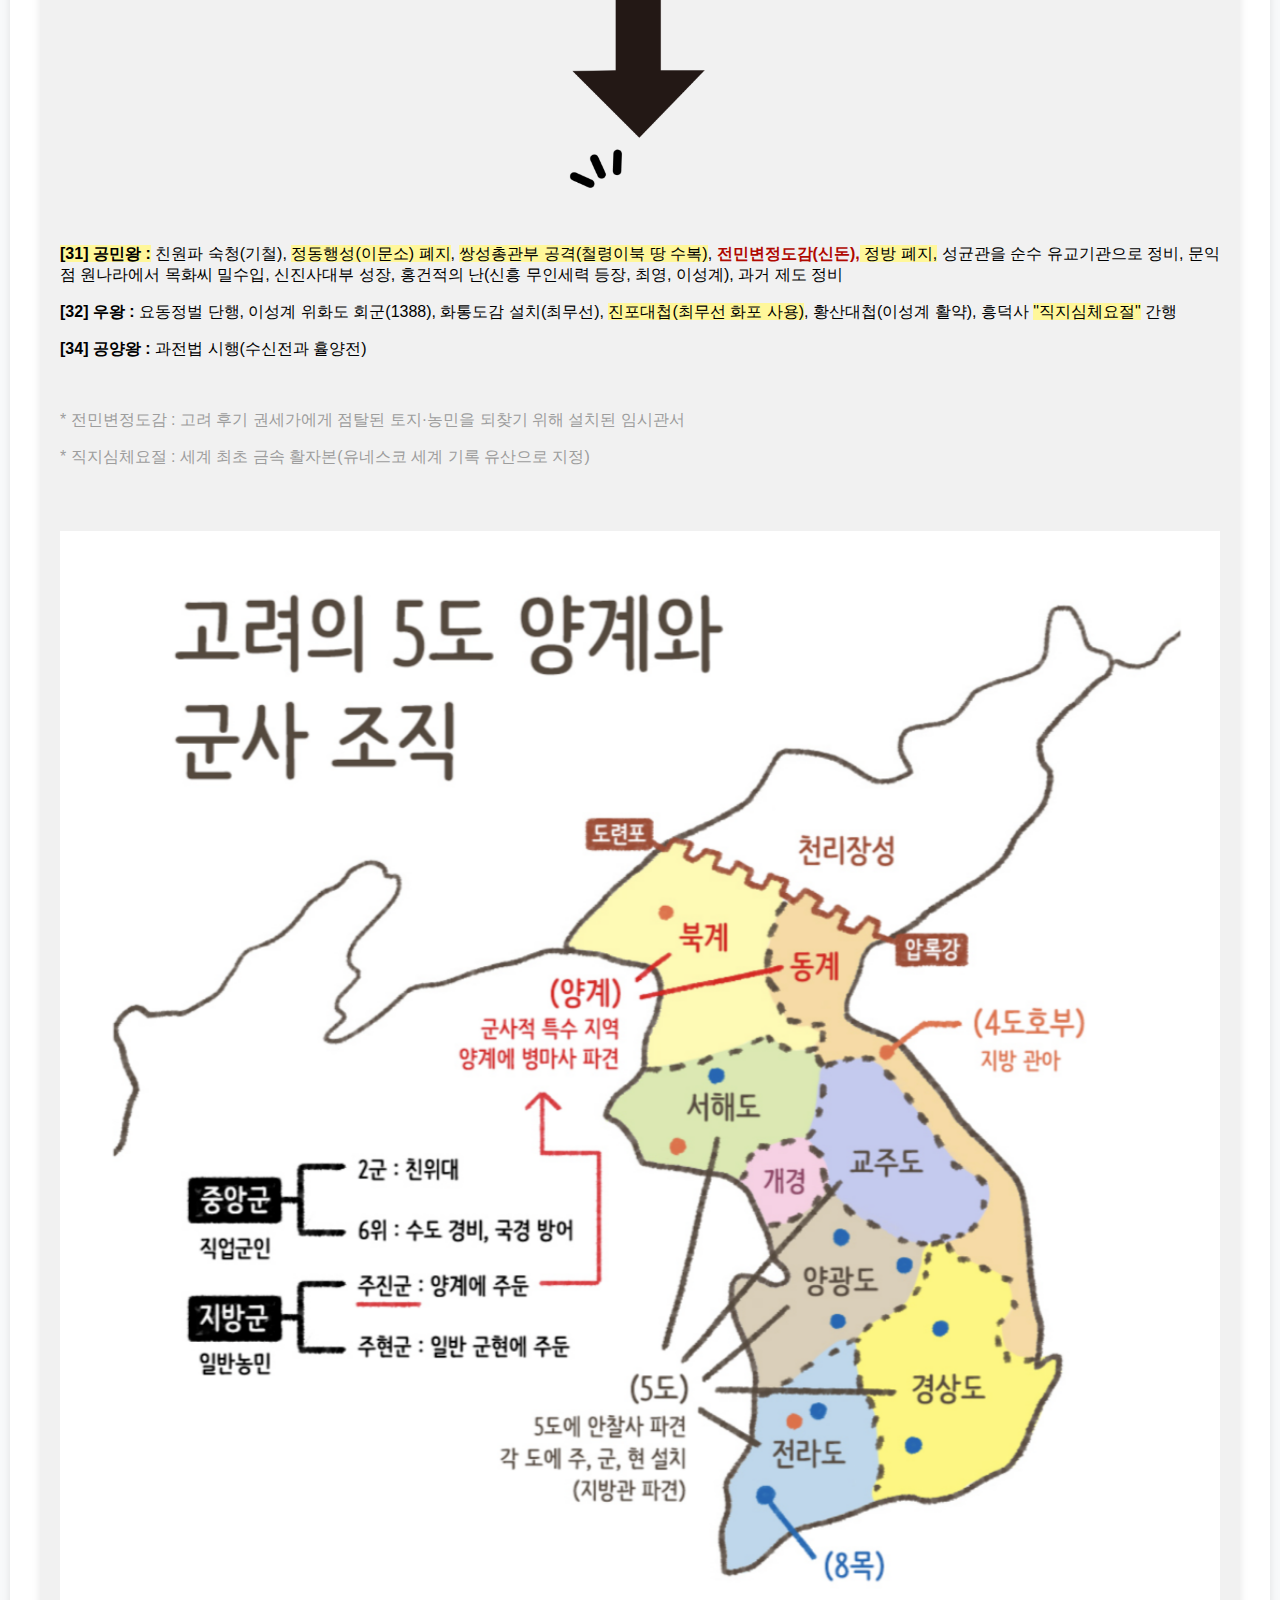
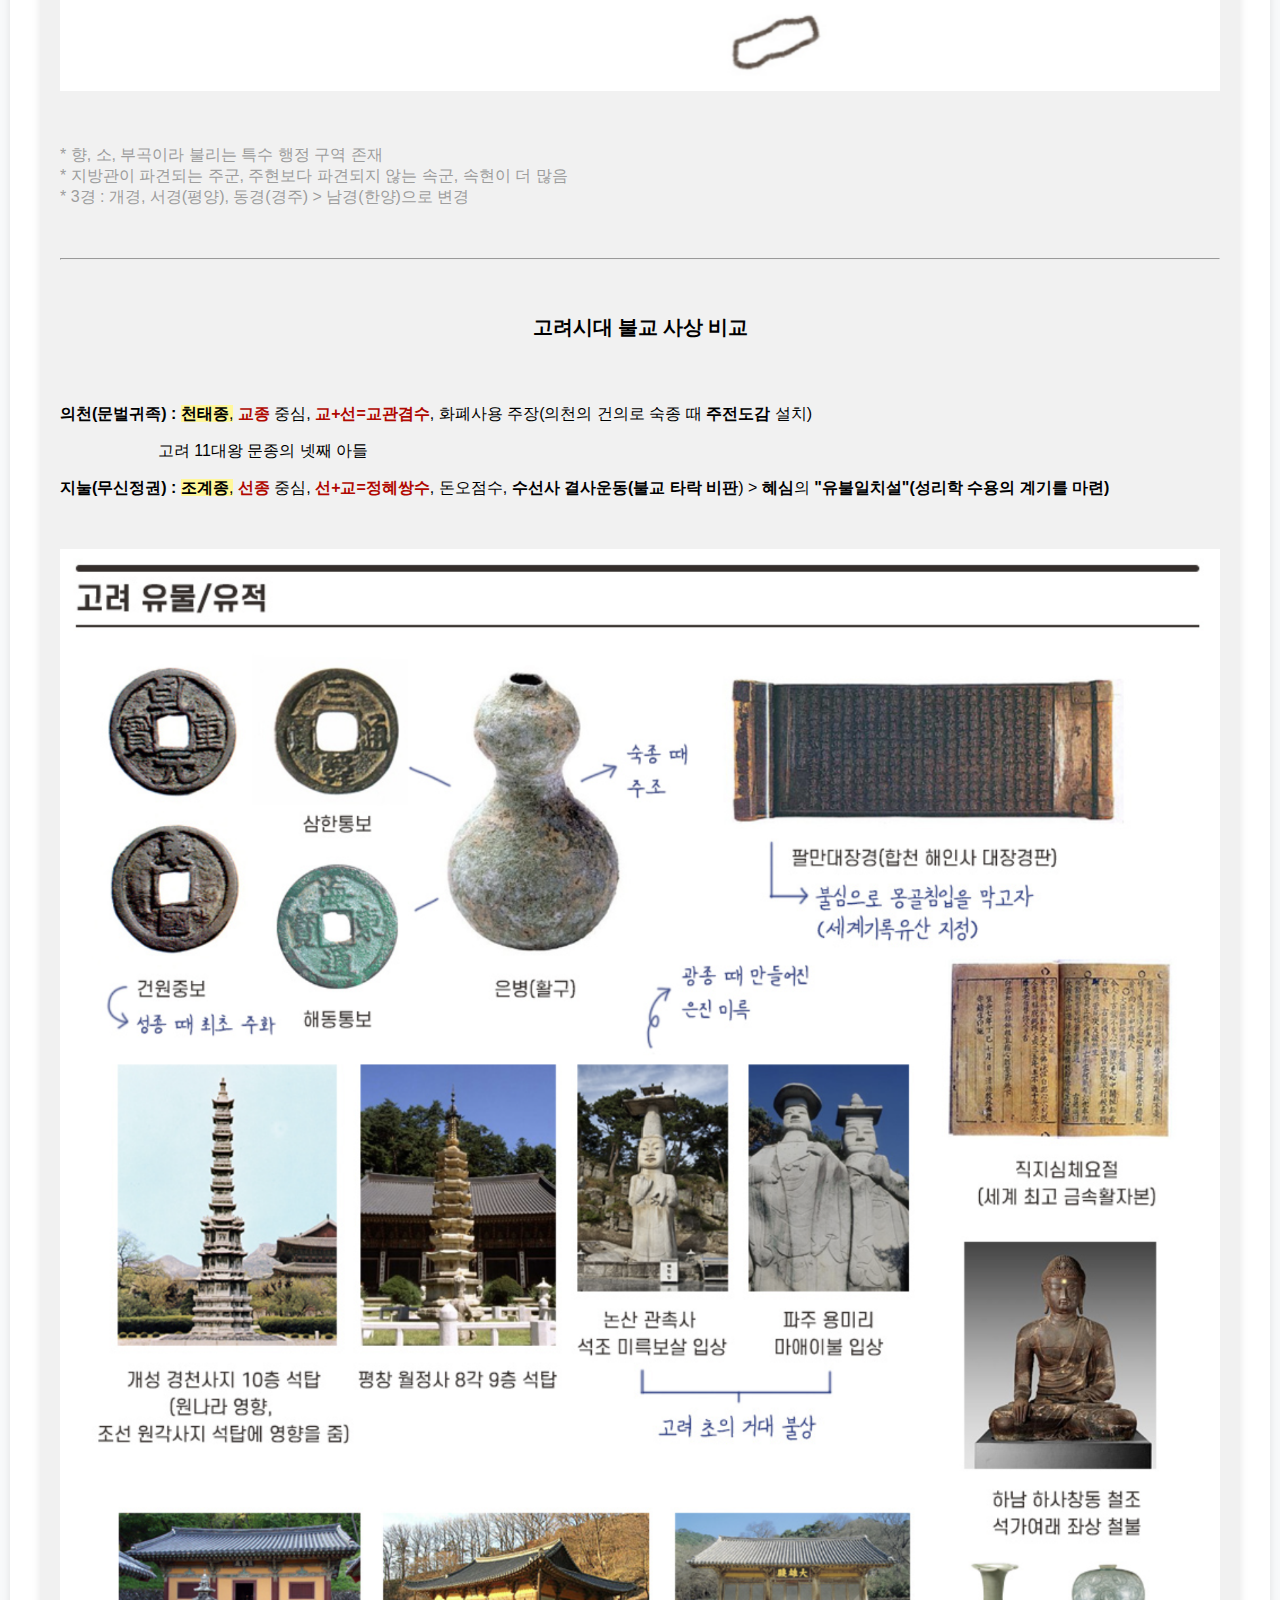
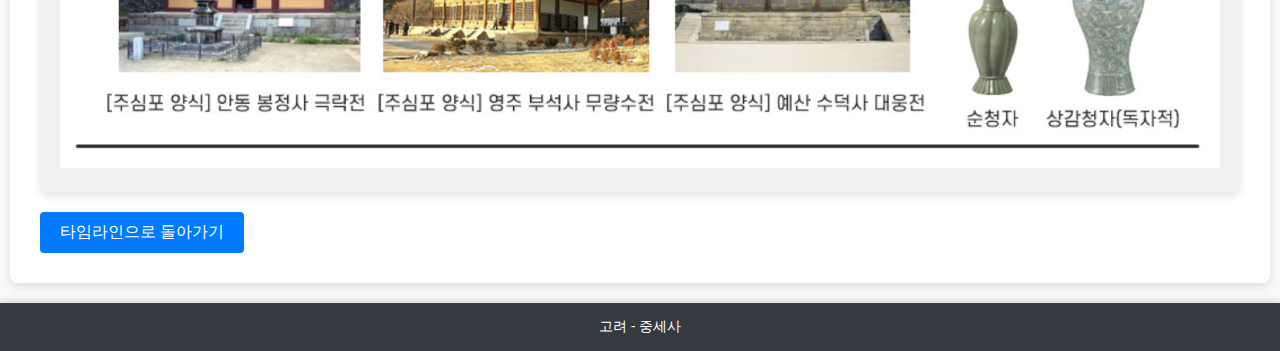
<file: main/medieval/goryeo.html>
<!DOCTYPE html>
<html lang="ko">
<head>
    <meta charset="UTF-8">
    <meta name="viewport" content="width=device-width, initial-scale=1.0">
    <title>고려 - 중세사</title>
    <link rel="stylesheet" href="../../styles.css">
    <style>
        .details {
            margin-top: 20px;
            padding: 20px;
            background: #f1f1f1;
            border-radius: 8px;
            box-shadow: 0 4px 8px rgba(0, 0, 0, 0.1);
        }
        .back-button {
            display: inline-block;
            margin-top: 20px;
            padding: 10px 20px;
            background-color: #007bff;
            color: #fff;
            text-decoration: none;
            border-radius: 4px;
            transition: background-color 0.3s;
        }
        .back-button:hover {
            background-color: #0056b3;
        }
    </style>
</head>
<body>
    <header>
        <h1>고려 - 중세사</h1>
    </header>
    <nav>
        <ul>
            <li><a href="../medieval.html">중세사</a></li>
        </ul>
    </nav>
    <main>
        <section class="details">
            <p style="text-align: center; font-size: 1.25em;"><span style="color: #a43a00; font-family: 'Noto Serif KR';"><b>고려 건국 전</b></span></p>
            <p style="text-align: center; font-size: 1.25em;"><span style="color: #000000; font-family: 'Noto Serif KR';"><b>통일신라와 후삼국시대</b></span></p>
            <p style="text-align: center;">&nbsp;</p>
            <p style="text-align: justify;"><span style="color: #000000; font-family: AppleSDGothicNeo-Regular, 'Malgun Gothic', '맑은 고딕', dotum, 돋움, sans-serif;"><b>후백제 :</b> 완산주(전주)에서 <span style="background-color: #fff79a;">아자개의 아들</span> <b>견훤이 건국(900)</b>, <span style="background-color: #fff79a;"><b>중국 후당과 오월에 사신 파견</b>,</span> 경주를 함락하고 경애왕 살해, 고려와 공산전투(927), 고창전투(930) 후 아들 신검의 반란으로 금산사에 유폐당함(935) &gt; 고려에 망명하여 왕건과 함께 일리천/황산 전투(936) 진행 &gt; 신검이 양검, 용검과 문무 관리를 이끌고 나와 왕건에게 항복(936)</span></p>
            <p style="text-align: justify;">&nbsp;</p>
            <p style="text-align: justify;"><span style="color: #9d9d9d; font-family: AppleSDGothicNeo-Regular, 'Malgun Gothic', '맑은 고딕', dotum, 돋움, sans-serif;"><span style="color: #666666;">※ 공산 전투만 후백제가 승리(신숭겸 전사)하고 모든 전투에서 고려가 승리함(고창 전투, 일리천 전투, 황산 전투)</span></span></p>
            <p style="text-align: justify;"><span style="color: #000000; font-family: AppleSDGothicNeo-Regular, 'Malgun Gothic', '맑은 고딕', dotum, 돋움, sans-serif;">&nbsp;</span></p>
            <p style="text-align: justify;"><span style="color: #000000; font-family: AppleSDGothicNeo-Regular, 'Malgun Gothic', '맑은 고딕', dotum, 돋움, sans-serif;"><b>후고구려 :</b> 송악(개성)에서 <span style="background-color: #fff79a;">양길의 부하</span> <b>궁예가</b> <b>건국(901)</b>, 국호를 마진, 연호를 무태로 변경(904), <span style="background-color: #fff79a;">철원 천도(905)</span>, 국호를 태봉, 연호를 수덕만세로 변경(911), <span style="background-color: #fff79a;">광평성을 중심으로 새로운 관제 마련</span>, 9 관등제 실시, 순군부와 내군 설치, 미륵신앙을 이용하여 전제 정치 도모, 배현경, 신숭겸, 복지겸 등의 4인 호족세력이 시중 왕건을 왕으로 추대하고 쿠데타를 일으킴 &gt; 궁예 패배하여 자결(918)</span></p>
            <p style="text-align: justify;">&nbsp;</p>
            <img src="../../imges/goryeo-(-1).png" width="100%">
            <p style="text-align: left;">&nbsp;</p>
            <hr contenteditable="false" data-ke-type="horizontalRule" data-ke-style="style6">
            <p style="text-align: center; font-size: 1.25em;"><span style="color: #a43a00; font-family: 'Noto Serif KR';"><b>고려</b></span></p>
            <p style="text-align: center; font-size: 1.25em;"><span style="font-family: 'Noto Serif KR'; color: #000000;"><b>918년 ~ 1392년</b></span></p>
            <p style="text-align: center; font-size: 1.25em;"><span style="font-family: 'Noto Serif KR'; color: #000000;">(10세기~14세기)</span></p>
            <p style="text-align: center;">&nbsp;</p>
            <p style="text-align: justify;"><span style="font-family: AppleSDGothicNeo-Regular, 'Malgun Gothic', '맑은 고딕', dotum, 돋움, sans-serif; color: #000000;">고려는 후고구려의 장수이며 송악의 강력한 호족이었던 왕건이 건국한 나라입니다. 후고구려의 왕이었던 궁예는 관심법을 들어 마음에 들지 않는 무고한 신하들을 대거 숙청했습니다. 이에 위기감을 느낀 홍유, 배현경, 신숭겸, 복지겸 등과 일부 호족들은 시중 왕건을 왕으로 추대하고 군사정변을 일으켜 <b>918년 새로운 나라 고려가 탄생</b>하게 되었습니다. 왕건은 넓은 포용력으로 멸망한 발해의 유민을 받아들였고, 신라에 우호적인 외교전을 펼쳐 신라의 마지막 왕은 왕건에게 나라를 바치며 신하가 되기를 청했고, 백제의 견훤은 아들에게 배신당하자 왕건에게 투항하고 함께 전장에 나서니 마침내 50년간 혼란스러웠던 후삼국이 <b>936년 고려로 통일</b>되었습니다.</span></p>
            <p style="text-align: left;">&nbsp;</p>
            <p style="text-align: justify;"><span style="color: #000000; font-family: AppleSDGothicNeo-Regular, 'Malgun Gothic', '맑은 고딕', dotum, 돋움, sans-serif;"><b>사회경제 :</b> 예성하구 <span style="background-color: #fff79a;">"벽란도"</span>에서 국제 무역이 성행&nbsp;</span></p>
            <p style="text-align: justify;"><span style="font-family: AppleSDGothicNeo-Regular, 'Malgun Gothic', '맑은 고딕', dotum, 돋움, sans-serif; color: #000000;"><b>관련인물 :</b> 묘청, 김부식, 최충헌, 최우, 노국대장공주, 신돈, 최영, 이성계, 최무선, 강감찬, 척준경, 일연,&nbsp;<span style="background-color: #fff79a;">의천, 지눌,</span> 혜심</span></p>
            <p style="text-align: justify;"><span style="font-family: AppleSDGothicNeo-Regular, 'Malgun Gothic', '맑은 고딕', dotum, 돋움, sans-serif; color: #000000;"><b>유물유적 :</b> 초조대장경, 해인사 장경판전, <span style="background-color: #fff79a;">팔만대장경,</span> 은병(활구), 직지심체요절(최초금속활자본), 순청자, 상감청자(고려 독자적), 논산 관촉사 석조 미륵보살 입상, 파주 용미리 마애이불 입상, 영주 부석사 소조여래 좌상, 안동 봉정사 극락전, 영주 부석사 무량수전, 예산 수덕사 대웅전, <span style="background-color: #fff79a;">평창 월정사 8각 9층 석탑,</span> 개성 <span style="background-color: #fff79a;">경천사지 10층 석탑,</span>&nbsp;<span style="color: #000000;">이암 "농사집요(원나라에서 가져옴)",</span><span style="color: #000000; background-color: #fff79a;"> 일연 "삼국유사", 김부식 "삼국사기"</span>&nbsp;</span></p>
            <p style="text-align: justify;">&nbsp;</p>
            <p style="text-align: justify;">&nbsp;</p>
            <p style="text-align: left;" data-ke-size="size16"><span style="font-family: AppleSDGothicNeo-Regular, 'Malgun Gothic', '맑은 고딕', dotum, 돋움, sans-serif; color: #a43a00;"><b>고려 역대 왕조 더보기 &gt;</b></span></p>
            <p>&nbsp;</p>
            <p style="text-align: justify;"><span style="color: #000000; font-family: AppleSDGothicNeo-Regular, 'Malgun Gothic', '맑은 고딕', dotum, 돋움, sans-serif;"><b>[1]태조 : </b><span style="color: #000000;">호족 통합책(혼인 정책, <b>사성 제도</b>, 역분전 지급), 호족 견제책(사심관 제도, 기인 제도), <span style="color: #b00800;"><b>흑창 설치</b></span>(빈민 구제 기구), <span style="color: #b00800; background-color: #fff79a;"><b>훈요 10조</b></span>(거란 강경책 → 만부교 사건), 관리 규범을 제시하는 <span style="color: #b00800;"><b>《정계》, </b></span><span style="color: #000000;"><span style="color: #b00800;"><b>《계백료서》 편찬</b></span>, <b>연호 사용 "천수"</b></span></span></span><span style="color: #000000; font-family: AppleSDGothicNeo-Regular, 'Malgun Gothic', '맑은 고딕', dotum, 돋움, sans-serif;"><span style="color: #000000;">&nbsp;</span></span></p>
            <p style="text-align: justify;"><span style="color: #000000; font-family: AppleSDGothicNeo-Regular, 'Malgun Gothic', '맑은 고딕', dotum, 돋움, sans-serif;"><b><span style="color: #000000; font-family: AppleSDGothicNeo-Regular, 'Malgun Gothic', '맑은 고딕', dotum, 돋움, sans-serif;"><b>[2] 혜종 : </b></span></b><span style="color: #000000; font-family: AppleSDGothicNeo-Regular, 'Malgun Gothic', '맑은 고딕', dotum, 돋움, sans-serif;"><span style="color: #000000;">왕규의 난(945) &gt;&nbsp;왕식렴에게 제압</span></span></span></p>
            <p style="text-align: justify;"><span style="color: #000000; font-family: AppleSDGothicNeo-Regular, 'Malgun Gothic', '맑은 고딕', dotum, 돋움, sans-serif;"><b>[3] 정종 :</b> 광군 조직(거란 침입 대비 특수 군단)</span></p>
            <p style="text-align: justify;"><span style="letter-spacing: 0px; font-family: AppleSDGothicNeo-Regular, 'Malgun Gothic', '맑은 고딕', dotum, 돋움, sans-serif;"><b><span style="background-color: #fff79a; color: #000000;">[4] 광종 :</span> <span style="color: #b00800;">왕권 강화, 노비안검법 실시</span></b><span style="color: #000000;">(양민을 노비에서 해방 호족 약화, 양민에 세금 부과 재정 확보)</span><span style="color: #000000;">, </span><span style="background-color: #fff79a; color: #b00800;"><b>칭제 건원(독자적인 연호 사용 : "광덕', "준풍")</b></span>, <span style="color: #000000;"><b>과거제도 실시(쌍기의 건의), </b>공복 제정(자.단.비.녹), <b>제위보 설치(빈민 구제 기구)</b>, 주현공부법(지방 단위로 조세 징수), 불교 융성</span></span></p>
            <p style="text-align: justify;"><span style="font-family: AppleSDGothicNeo-Regular, 'Malgun Gothic', '맑은 고딕', dotum, 돋움, sans-serif; color: #000000;"><b>[5] 경종 : 전시과 실시 /&nbsp;</b></span><span style="font-family: AppleSDGothicNeo-Regular, 'Malgun Gothic', '맑은 고딕', dotum, 돋움, sans-serif; color: #b00800;"><b>시정 전시과(전.현직 관리/인품+18 관등, 세습 불가)</b></span><span style="font-family: AppleSDGothicNeo-Regular, 'Malgun Gothic', '맑은 고딕', dotum, 돋움, sans-serif; color: #b00800;"><b></b></span></p>
            <p style="text-align: justify;" data-ke-size="size18">&nbsp;</p>
            <p style="text-align: justify;" data-ke-size="size16"><span style="color: #9d9d9d; font-family: AppleSDGothicNeo-Regular, 'Malgun Gothic', '맑은 고딕', dotum, 돋움, sans-serif;">* 사성 제도 : '왕'씨 성을 하사함</span></p>
            <p style="text-align: justify;" data-ke-size="size16"><span style="color: #9d9d9d; font-family: AppleSDGothicNeo-Regular, 'Malgun Gothic', '맑은 고딕', dotum, 돋움, sans-serif;">* 기인 제도 : 인질 제도(통일 신라 상수리 제도와 비슷)</span></p>
            <p style="text-align: justify;" data-ke-size="size16"><span style="color: #9d9d9d; font-family: AppleSDGothicNeo-Regular, 'Malgun Gothic', '맑은 고딕', dotum, 돋움, sans-serif;">* 역분전 : 관등에 관계없이 인품과 공로를 기준으로 한 수조지(개국공신을 위한 토지제도)</span></p>
            <p style="text-align: justify;" data-ke-size="size16"><span style="color: #9d9d9d; font-family: AppleSDGothicNeo-Regular, 'Malgun Gothic', '맑은 고딕', dotum, 돋움, sans-serif;">* 노비안검법 : 억울하게 노비가 된 양민들의 신분을 회복(호족들의 세력 약화, 양민이 내는 조세 증가, 왕권 강화책)</span></p>
            <p style="text-align: justify;" data-ke-size="size16"><span style="color: #9d9d9d; font-family: AppleSDGothicNeo-Regular, 'Malgun Gothic', '맑은 고딕', dotum, 돋움, sans-serif;">* 주현공부법 : 지방의 주, 현 단위로 해마다 바치는 공물과 부역의 액수를 정한 법률(조세 제도, 왕권 강화)&nbsp;</span></p>
            <p style="text-align: justify;" data-ke-size="size16">&nbsp;</p>
            <div style="text-align: center;">
                <img src="../../imges/down-arrow.png" width="30%">
            </div>
            <table style="border-collapse: collapse; width: 100%; height: 131px;" border="1">
                <tbody>
                    <tr style="height: 131px;">
                        <td style="width: 100%; height: 131px;">
                            <p style="text-align: center;" data-ke-size="size18"><span style="color: #000000; font-family: AppleSDGothicNeo-Regular, 'Malgun Gothic', '맑은 고딕', dotum, 돋움, sans-serif;"><b>※ 문벌귀족사회 진입 :&nbsp;지방호족세력 및 6두품 계열의 유학자들이 관직 독점</b></span></p>
                            <p style="text-align: center;" data-ke-size="size18"><span style="color: #000000; font-family: AppleSDGothicNeo-Regular, 'Malgun Gothic', '맑은 고딕', dotum, 돋움, sans-serif;">(음서제로 인해 문무 관리 5품 이상의 후손은 과거 없이 관리로 임용 가능)</span></p>
                        </td>
                    </tr>
                </tbody>
            </table>
            <p style="text-align: justify;" data-ke-size="size16"><span style="color: #000000; text-align: justify; font-size: 16px; letter-spacing: 0px; background-color: #fff79a;"><b><br><span style="color: #000000; font-family: AppleSDGothicNeo-Regular, 'Malgun Gothic', '맑은 고딕', dotum, 돋움, sans-serif;">[6] 성종 :</span></b></span><span style="font-family: AppleSDGothicNeo-Regular, 'Malgun Gothic', '맑은 고딕', dotum, 돋움, sans-serif;"><span style="color: #000000;"><span style="text-align: justify; font-size: 16px; letter-spacing: 0px;"> </span><span style="color: #b00800;"><b>최승로의 시무 28조</b></span><span style="text-align: justify; font-size: 16px; letter-spacing: 0px;">(유교 체제 정비), 중앙 </span><b>2성 6부제</b><span style="text-align: justify; font-size: 16px; letter-spacing: 0px;">, 지방 </span><b>12목에 지방관 파견</b><span style="text-align: justify; font-size: 16px; letter-spacing: 0px;">, <span style="color: #000000;">지방에 경학박사와 의학박사 파견,</span> 향리 제도 마련(지방 세력 견제), </span><b>국자감 설치</b><span style="text-align: justify; font-size: 16px; letter-spacing: 0px;">(최고 국립 교육 기관), 국자감에 도서관 설치, </span></span><span style="color: #000000; text-align: justify; font-size: 16px; letter-spacing: 0px;">연등회와 팔관회 폐지,&nbsp;</span><span style="text-align: justify; font-size: 16px; letter-spacing: 0px; color: #b00800;"><b>의창 설치</b></span><span style="color: #000000;"><span style="text-align: justify; font-size: 16px; letter-spacing: 0px;">(빈민 구제 기구), </span><b>상평창 설치(물가 조절 기구)</b><span style="text-align: justify; font-size: 16px; letter-spacing: 0px;">, </span><span style="text-align: justify; font-size: 16px; letter-spacing: 0px; background-color: #fff79a;"><b>최초 주화 '건원중보' 주조</b></span><span style="text-align: justify; font-size: 16px; letter-spacing: 0px;">, </span></span><span style="color: #000000; text-align: justify; font-size: 16px; letter-spacing: 0px; background-color: #fff79a;"><b><span style="color: #b00800;">거란의 1차 침입(소손녕) &gt; 서희 강동6주 확보</span></b></span></span></p>
            <p style="text-align: justify;" data-ke-size="size16"><span style="color: #000000; font-family: AppleSDGothicNeo-Regular, 'Malgun Gothic', '맑은 고딕', dotum, 돋움, sans-serif;"><b>[7] 목종 :</b><span style="color: #b00800;"> <b>개정 전시과(전.현직 관리/18관등)</b><span style="color: #000000; font-family: AppleSDGothicNeo-Regular, 'Malgun Gothic', '맑은 고딕', dotum, 돋움, sans-serif;">,<b> 강조의 정변(거란의 2차 침입 원인이 됨)</b></span></span></span></p>
            <p style="text-align: justify;" data-ke-size="size16"><span style="color: #000000; font-family: AppleSDGothicNeo-Regular, 'Malgun Gothic', '맑은 고딕', dotum, 돋움, sans-serif;"><b>[8] 현종 : <span style="color: #b00800;"><span style="background-color: #fff79a;">거란의 2차 침입(양규의 선전) &gt; 거란의 3차 침입 '강감찬의 귀주대첩'(1019, 소배압)</span></span></b><span style="color: #000000;">,</span><span style="color: #b00800;"> <span style="color: #000000;">나성 축조(개경), </span></span><span style="color: #b00800;"><span style="color: #000000;">천리장성 축조(압록강~도련포, 거란침입대비),</span> </span>연등회와 팔관회 부활, 초조대장경 간행, <b>4도호부, 8목, 5도 양계</b></span></p><p style="text-align: justify;" data-ke-size="size16"><span style="color: #000000; font-family: AppleSDGothicNeo-Regular, 'Malgun Gothic', '맑은 고딕', dotum, 돋움, sans-serif;"><b>[11] 문종 : <span style="color: #b00800;">경정 전시과(현직 관리+관직)</span></b>, 경시서 설치(수도의 시전 감독 기관), 최충 9재 학당과 사학 12도 설립, 넷째 아들 의천</span></p>
            <p style="text-align: justify;" data-ke-size="size16"><span style="color: #000000; font-family: AppleSDGothicNeo-Regular, 'Malgun Gothic', '맑은 고딕', dotum, 돋움, sans-serif;"><span style="background-color: #fff79a;"><b>[15] 숙종 :</b></span><b></b><b> 별무반 창설(윤관)</b>, 주전도감 설치, 활구(은병), 해동통보 등 주조, 국자감에 서적포 설치(인쇄소)</span></p>
            <p style="text-align: justify;" data-ke-size="size16"><span style="color: #000000; font-family: AppleSDGothicNeo-Regular, 'Malgun Gothic', '맑은 고딕', dotum, 돋움, sans-serif;"><b>[16] 예종 :</b> <span style="background-color: #fff79a;"><b>윤관 <span style="color: #000000;">여진 정벌 후 동북 9성 축조(1107)</span></b></span>, 국자감에 전문 교육 과정인 7재 개설, 양현고 설치(장학 재단), 혜민국, 구제도감 설치</span></p>
            <p style="text-align: justify;" data-ke-size="size16"><span style="font-family: AppleSDGothicNeo-Regular, 'Malgun Gothic', '맑은 고딕', dotum, 돋움, sans-serif;"><span style="color: #000000;"><b>[17] 인종 :</b> <span style="color: #b00800;"><b>이자겸의 난</b>(외척의 왕위 찬탈, 금 사대 요구, 척준경의 배신)</span>, <b>묘청의 난</b>(서경파, 진보, 금국 정벌 주장, 서경 천도 주장), 김부식(개경파, 보수, 금 사대, 신라 계승, 현존 최고 역사서인 </span><span style="color: #000000;"><span style="color: #b00800;"><span style="color: #000000;">《삼국사기<span style="color: #000000;">》</span> 편찬)</span></span></span></span></p>
            <p style="text-align: justify;">&nbsp;</p>
            <p style="text-align: justify;" data-ke-size="size16"><span style="color: #9d9d9d; font-family: AppleSDGothicNeo-Regular, 'Malgun Gothic', '맑은 고딕', dotum, 돋움, sans-serif;">* 흑창 = 의창(빈민 구제 기구)</span></p>
            <p style="text-align: justify;" data-ke-size="size16"><span style="color: #9d9d9d; font-family: AppleSDGothicNeo-Regular, 'Malgun Gothic', '맑은 고딕', dotum, 돋움, sans-serif;">* 국자감 : 교육기관으로 고구려의 태학, 신라의 국학, 발해의 주자감과 비슷한 기능을 하고 있음.&nbsp;</span></p>
            <p style="text-align: justify;" data-ke-size="size16"><span style="color: #9d9d9d; font-family: AppleSDGothicNeo-Regular, 'Malgun Gothic', '맑은 고딕', dotum, 돋움, sans-serif;">* 별무반 : 여진족 대비 특수부대 신기군(기병), 신보군(보병), 항마군(승병)으로 구성.</span></p>
            <p style="text-align: justify;" data-ke-size="size16"><span style="color: #9d9d9d; font-family: AppleSDGothicNeo-Regular, 'Malgun Gothic', '맑은 고딕', dotum, 돋움, sans-serif;">* 도병마사의 변천 : 성종 때 병마사 최초 설치 &gt; 현종 때 도병마사로 정비 &gt; 무신정권때 위축 &gt; 충렬왕 때 도평의사사(도당)로 개편 및 최고 정무 기구로 진화 &gt; 조선 정종 때 도평의사사 혁파</span></p>
            <p style="text-align: justify;" data-ke-size="size16"><span style="color: #9d9d9d; font-family: AppleSDGothicNeo-Regular, 'Malgun Gothic', '맑은 고딕', dotum, 돋움, sans-serif;"><span style="color: #9d9d9d;">* 신채호는 묘청의 서경천도 운동을 '일천년래제일대사건'이라 평가하였다.&nbsp;</span></span></p>
            <p style="text-align: justify;" data-ke-size="size16">&nbsp;</p>
            <img src="../../imges/goryeo-(0).png" width="100%">
            <p style="text-align: justify;" data-ke-size="size16"><span style="color: #9d9d9d; font-family: AppleSDGothicNeo-Regular, 'Malgun Gothic', '맑은 고딕', dotum, 돋움, sans-serif;">* 서경 : 관리 임명 및 법률 동의 및 거부권</span></p>
            <p style="text-align: justify;" data-ke-size="size16"><span style="color: #9d9d9d; font-family: AppleSDGothicNeo-Regular, 'Malgun Gothic', '맑은 고딕', dotum, 돋움, sans-serif;">* 간쟁 : 왕의 잘못에 대한 비판 및 간언</span></p>
            <p style="text-align: justify;" data-ke-size="size16"><span style="color: #9d9d9d; font-family: AppleSDGothicNeo-Regular, 'Malgun Gothic', '맑은 고딕', dotum, 돋움, sans-serif;">* 봉박 : 잘못된 왕명에 대한 거부권</span></p>
            <p style="text-align: justify;" data-ke-size="size16">&nbsp;</p>
            <div style="text-align: center;">
                <img src="../../imges/down-arrow.png" width="30%">
            </div>
            <table style="border-collapse: collapse; width: 100%; height: 112px;" border="1">
                <tbody>
                    <tr style="height: 112px;">
                        <td style="width: 100%; height: 112px;">
                            <p style="font-size: 1.12em; text-align: center;" data-ke-size="size16"><span style="color: #000000; font-family: AppleSDGothicNeo-Regular, 'Malgun Gothic', '맑은 고딕', dotum, 돋움, sans-serif;"><span style="font-family: AppleSDGothicNeo-Regular, 'Malgun Gothic', '맑은 고딕', dotum, 돋움, sans-serif;"><span style="font-family: AppleSDGothicNeo-Regular, 'Malgun Gothic', '맑은 고딕', dotum, 돋움, sans-serif;"><b><b><br>※<span>&nbsp;</span></b>무신정변/무신 집권기 :</b></span></span></span></p>
                            <p style="font-size: 1.12em; text-align: center;" data-ke-size="size16"><span style="color: #000000; font-family: AppleSDGothicNeo-Regular, 'Malgun Gothic', '맑은 고딕', dotum, 돋움, sans-serif;"><span style="font-family: AppleSDGothicNeo-Regular, 'Malgun Gothic', '맑은 고딕', dotum, 돋움, sans-serif;"><span style="font-family: AppleSDGothicNeo-Regular, 'Malgun Gothic', '맑은 고딕', dotum, 돋움, sans-serif;">무신에 대한 차별 대우로 무신들이 정변을 일으키고 권력을 잡음</span></span></span></p>
                            <p style="font-size: 1.12em;" data-ke-size="size16">&nbsp;</p>
                        </td>
                    </tr>
                </tbody>
            </table>
            <p style="font-size: 1.12em;" data-ke-size="size16">&nbsp;</p>
            <p style="text-align: justify;" data-ke-size="size16"><span style="color: #000000; font-family: AppleSDGothicNeo-Regular, 'Malgun Gothic', '맑은 고딕', dotum, 돋움, sans-serif;"><b><span style="color: #000000;">[18, 19] 의종 ~ 명종 :</span> <span style="color: #b00800;">무신정변(1170, <s>이의방(제거)</s>&nbsp;&gt; <s>정중부(제거)</s>&nbsp;&gt; <s>경대승(죽음)</s>&nbsp;&gt; <s>이의민(제거)</s>&nbsp;&gt; 최충헌 &gt; 최우)</span></b></span></p>
            <p style="text-align: justify;" data-ke-size="size16"><span style="font-family: AppleSDGothicNeo-Regular, 'Malgun Gothic', '맑은 고딕', dotum, 돋움, sans-serif; color: #000000;">최씨 정권이 권력 세습, 경대승 도방 설치(사병 기구), 최충헌 교정도감 설치(봉사 10조),&nbsp;최우 정방 설치(인사권) 및 서방 설치(사대부 형성), 삼별초 조직(좌별초, 우별초, 신의군 : 공적인 면을 가지고 있지만 사병기구로 활용)&nbsp;</span></p>
            <p style="text-align: justify;" data-ke-size="size16"><span style="color: #000000; font-family: AppleSDGothicNeo-Regular, 'Malgun Gothic', '맑은 고딕', dotum, 돋움, sans-serif;">농민 봉기 : 망이 망소의 난(1176, 정중부 집권기, 신분해방 주장, 공주 명학소), 김사미 김효심의 난(1193, 이의민 집권기), <span style="background-color: #fff79a;"><b>만적의 난(1198, 최충헌 집권기, 최충헌의 사노, 역사 최초 천민의 난)</b></span></span></p>
            <p style="text-align: justify;" data-ke-size="size16"><span style="color: #000000; font-family: AppleSDGothicNeo-Regular, 'Malgun Gothic', '맑은 고딕', dotum, 돋움, sans-serif;"><b>[23] 고종 : </b>몽골의 1차 침입(1231) &gt; 몽골 2차 침입(1232, 최우 강화 천도) &gt; <b><span style="color: #000000;">김윤후가 처인성에서</span> <span style="color: #b00800;">몽골 장수 살리타 사살 </span></b>&gt; 몽골 3차 침입(1235) &gt; 황룡사 9층 목탑 소실, 팔만대장경 제작(몽골 침입 대비), <b>향약구급방</b> 편찬(대장도감에서 간행한 우리나라 최고 한의서)</span></p>
            <p style="text-align: justify;" data-ke-size="size16"><span style="color: #000000; font-family: AppleSDGothicNeo-Regular, 'Malgun Gothic', '맑은 고딕', dotum, 돋움, sans-serif;"><b>[24] 원종 :</b> <span style="color: #b00800;"><b>삼별초 대몽 항쟁(강화도 &gt; 진도 &gt; 제주도) , 개경 환도(1270)</b></span></span></p>
            <p style="text-align: justify;" data-ke-size="size16">&nbsp;</p>
            <p style="text-align: justify;" data-ke-size="size16"><span style="color: #9d9d9d; font-family: AppleSDGothicNeo-Regular, 'Malgun Gothic', '맑은 고딕', dotum, 돋움, sans-serif;"><span style="letter-spacing: 0px;">* 삼별초 : 몽골 침략 대항 특수 부대로 좌우 야별초 + 신의군으로 구성</span></span></p>
            <p style="text-align: justify;" data-ke-size="size16"><span style="color: #9d9d9d; font-family: AppleSDGothicNeo-Regular, 'Malgun Gothic', '맑은 고딕', dotum, 돋움, sans-serif;"><span style="letter-spacing: 0px;">* 고종 때 몽골이 철령 이북 땅에 쌍성총관부 설치(영토 상실)</span></span></p>
            <p style="text-align: justify;" data-ke-size="size16"><span style="color: #9d9d9d; font-family: AppleSDGothicNeo-Regular, 'Malgun Gothic', '맑은 고딕', dotum, 돋움, sans-serif;">* 원종 때 몽골이 제주도에 탐라총관부를 설치. 다루가치를 두어 다스리며 충렬왕 때는 목마장을 설치하며 말의 수요를 충당(영토 상실)</span></p>
            <p style="text-align: justify;" data-ke-size="size16"><span style="color: #9d9d9d; font-family: AppleSDGothicNeo-Regular, 'Malgun Gothic', '맑은 고딕', dotum, 돋움, sans-serif;">* 원종 때 몽골이 동녕부 설치(원나라가 고려 서경 편입 후 평안도 지방에 설치한 통치 기관)</span></p>
            <p style="text-align: justify;" data-ke-size="size16">&nbsp;</p>
            <div style="text-align: center;">
                <img src="../../imges/down-arrow.png" width="30%">
            </div>
            <table style="border-collapse: collapse; width: 100%; height: 102px;" border="1">
                <tbody>
                    <tr style="height: 102px;">
                        <td style="width: 100%; height: 102px;">
                            <p style="font-size: 1.12em; text-align: center;" data-ke-size="size16"><span style="color: #000000; font-family: AppleSDGothicNeo-Regular, 'Malgun Gothic', '맑은 고딕', dotum, 돋움, sans-serif;"><b><b>※<span>&nbsp;</span></b>원 간섭기 :</b></span></p>
                            <p style="font-size: 1.12em; text-align: center;" data-ke-size="size16"><span style="color: #000000; font-family: AppleSDGothicNeo-Regular, 'Malgun Gothic', '맑은 고딕', dotum, 돋움, sans-serif;">친원파&nbsp;<b>권문세족의 성장</b>(대표적인 인물로는 기황후의 외척인 기철이 있다)&nbsp;</span></p>
                        </td>
                    </tr>
                </tbody>
            </table>
            <p style="text-align: justify;">&nbsp;</p>
            <p style="text-align: justify;"><span style="color: #000000; font-family: AppleSDGothicNeo-Regular, 'Malgun Gothic', '맑은 고딕', dotum, 돋움, sans-serif;"><b>[25] 충렬왕 :</b> 정동행성 이문소(일본 정벌 기구), <span style="color: #b00800;"><b>응방 설치(매 징발)</b></span>, 공녀, 몽골풍 유행, 고려양 유행, <span style="background-color: #fff79a;">도병마사 &gt; 도평의사사로 개편(최고 정무 기구로 발전, 권문세족이 장악)</span>, 국학을 성균관으로 개칭</span></p>
            <p style="text-align: justify;">&nbsp;</p>
            <p style="text-align: justify;"><span style="color: #9d9d9d; font-family: AppleSDGothicNeo-Regular, 'Malgun Gothic', '맑은 고딕', dotum, 돋움, sans-serif;"><span style="font-family: AppleSDGothicNeo-Regular, 'Malgun Gothic', '맑은 고딕', dotum, 돋움, sans-serif;"><span style="letter-spacing: 0px;">* 삼별초 : 몽골 침략 대항 특수 부대로 좌우 야별초 + 신의군으로 구성</span></span></span></p>
            <p style="text-align: justify;">&nbsp;</p>
            <div style="text-align: center;">
                <img src="../../imges/down-arrow.png" width="30%">
            </div>
            <p style="text-align: justify;"><span style="color: #000000; font-family: AppleSDGothicNeo-Regular, 'Malgun Gothic', '맑은 고딕', dotum, 돋움, sans-serif;"><span style="background-color: #fff79a;"><b>[31] 공민왕 :</b></span> 친원파 숙청(기철), <span style="background-color: #fff79a;">정동행성(이문소) 폐지</span>, <span style="background-color: #fff79a;">쌍성총관부 공격(철령이북 땅 수복)</span>, <b><span style="color: #b00800;">전민변정도감(신돈),</span></b><span style="background-color: #fff79a;"> 정방 폐지,</span> 성균관을 순수 유교기관으로 정비, 문익점 원나라에서 목화씨 밀수입, 신진사대부 성장, 홍건적의 난(신흥 무인세력 등장, 최영, 이성계), 과거 제도 정비</span></p>
            <p style="text-align: justify;"><span style="color: #000000; font-family: AppleSDGothicNeo-Regular, 'Malgun Gothic', '맑은 고딕', dotum, 돋움, sans-serif;"><b>[32] 우왕 :</b> 요동정벌 단행, 이성계 위화도 회군(1388), 화통도감 설치(최무선), <span style="background-color: #fff79a;">진포대첩(최무선 화포 사용)</span>, 황산대첩(이성계 활약), 흥덕사 <span style="background-color: #fff79a;">"직지심체요절"</span> 간행</span></p>
            <p style="text-align: justify;"><span style="color: #000000; font-family: AppleSDGothicNeo-Regular, 'Malgun Gothic', '맑은 고딕', dotum, 돋움, sans-serif;"><b>[34] 공양왕 :</b> 과전법 시행(수신전과 휼양전)</span></p>
            <p style="text-align: justify;">&nbsp;</p>
            <p style="text-align: justify;"><span style="color: #9d9d9d; font-family: AppleSDGothicNeo-Regular, 'Malgun Gothic', '맑은 고딕', dotum, 돋움, sans-serif;"><span style="letter-spacing: 0px;">* 전민변정도감 : 고려 후기 권세가에게 점탈된 토지·농민을 되찾기 위해 설치된 임시관서</span></span></p>
            <p style="text-align: justify;"><span style="color: #9d9d9d; font-family: AppleSDGothicNeo-Regular, 'Malgun Gothic', '맑은 고딕', dotum, 돋움, sans-serif;"><span style="letter-spacing: 0px;">* 직지심체요절 : 세계 최초 금속 활자본(유네스코 세계 기록 유산으로 지정)</span></span></p>
            <p style="text-align: center; font-size: 1.25em;" data-ke-size="size18">&nbsp;</p>
            <img src="../../imges/goryeo-(00).png" width="100%">
            <p style="text-align: justify;">&nbsp;</p>
            <p style="text-align: justify;"><span style="color: #9d9d9d; font-family: AppleSDGothicNeo-Regular, 'Malgun Gothic', '맑은 고딕', dotum, 돋움, sans-serif;">* 향, 소, 부곡이라 불리는 특수 행정 구역 존재 </span><br><span style="color: #9d9d9d; font-family: AppleSDGothicNeo-Regular, 'Malgun Gothic', '맑은 고딕', dotum, 돋움, sans-serif;">* 지방관이 파견되는 주군, 주현보다 파견되지 않는 속군, 속현이 더 많음 </span><br><span style="color: #9d9d9d; font-family: AppleSDGothicNeo-Regular, 'Malgun Gothic', '맑은 고딕', dotum, 돋움, sans-serif;">* 3경 : 개경, 서경(평양), 동경(경주) &gt; 남경(한양)으로 변경</span></p>
            <p style="text-align: justify;">&nbsp;</p>
            <hr contenteditable="false" data-ke-type="horizontalRule" data-ke-style="style6">
            <p style="text-align: center;">&nbsp;</p>
            <p style="text-align: center; font-size: 1.25em;"><span style="font-family: 'Noto Serif KR'; color: #000000;"><b>고려시대 불교 사상 비교</b></span></p>
            <p style="text-align: left; font-size: 1.25em;">&nbsp;</p>
            <p style="text-align: left;"><span style="font-family: AppleSDGothicNeo-Regular, 'Malgun Gothic', '맑은 고딕', dotum, 돋움, sans-serif; color: #000000;"><b>의천(문벌귀족) : <span style="background-color: #fff79a;">천태종</span></b><span style="background-color: #fff79a;">,</span> <span style="color: #b00800;"><b>교종</b></span> 중심, <b><span style="color: #b00800;">교+선=교관겸수</span></b>, 화폐사용 주장(의천의 건의로 숙종 때 <b>주전도감</b> 설치)</span></p>
            <p style="text-align: left;"><span style="font-family: AppleSDGothicNeo-Regular, 'Malgun Gothic', '맑은 고딕', dotum, 돋움, sans-serif; color: #000000;">&nbsp; &nbsp; &nbsp; &nbsp; &nbsp; &nbsp; &nbsp; &nbsp; &nbsp; &nbsp; &nbsp; 고려 11대왕 문종의 넷째 아들</span></p>
            <p style="text-align: left;"><span style="font-family: AppleSDGothicNeo-Regular, 'Malgun Gothic', '맑은 고딕', dotum, 돋움, sans-serif; color: #000000;"><b>지눌(무신정권) : <span style="background-color: #fff79a;">조계종</span></b><span style="background-color: #fff79a;">,</span> <span style="color: #b00800;"><b>선종</b></span> 중심, <b><span style="color: #b00800;">선+교=정혜쌍수</span></b>, 돈오점수, <b>수선사 결사운동(불교 타락 비판</b>) &gt; <b>혜심</b>의 <b>"유불일치설"(성리학 수용의 계기를 마련)</b></span></p>
            <p style="text-align: left;">&nbsp;</p>
            <img src="../../imges/goryeo-(1).png" width="100%">
        </section>


        <!-- 돌아가기 버튼 -->
        <a href="../medieval.html" class="back-button">타임라인으로 돌아가기</a>
    </main>
    <footer>
        <p>고려 - 중세사</p>
    </footer>
</body>
</html>
</file>
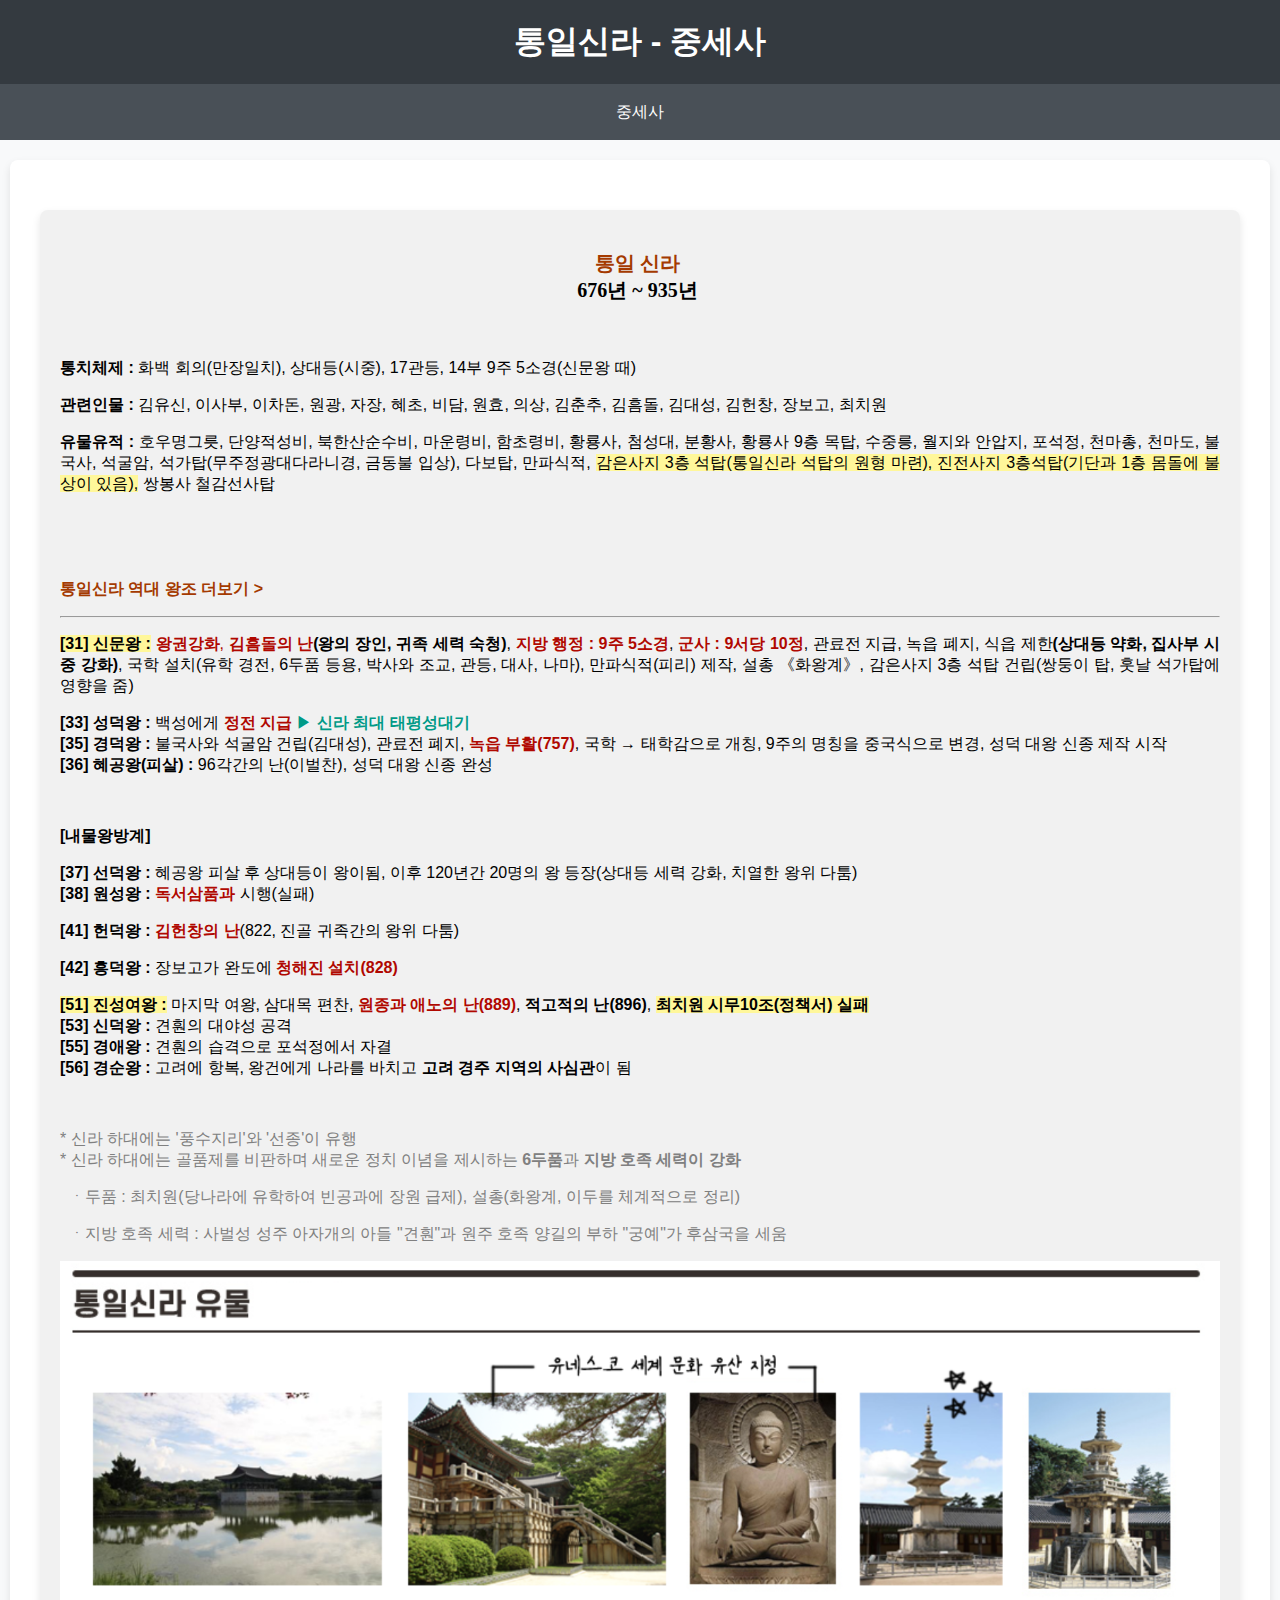
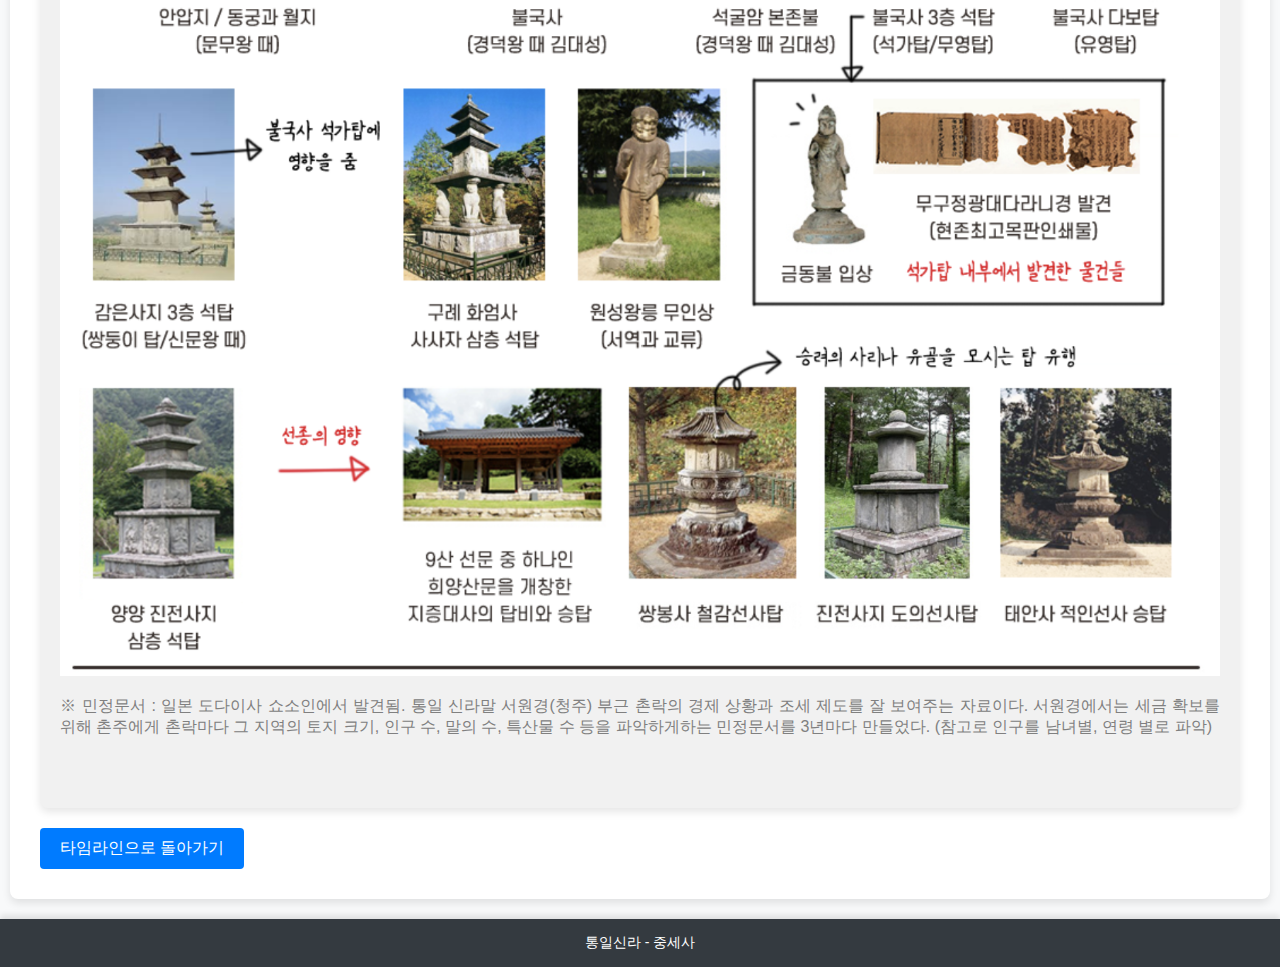
<file: main/medieval/silla.html>
<!DOCTYPE html>
<html lang="ko">
<head>
    <meta charset="UTF-8">
    <meta name="viewport" content="width=device-width, initial-scale=1.0">
    <title>통일신라 - 중세사</title>
    <link rel="stylesheet" href="../../styles.css">
    <style>
        .details {
            margin-top: 20px;
            padding: 20px;
            background: #f1f1f1;
            border-radius: 8px;
            box-shadow: 0 4px 8px rgba(0, 0, 0, 0.1);
        }
        .back-button {
            display: inline-block;
            margin-top: 20px;
            padding: 10px 20px;
            background-color: #007bff;
            color: #fff;
            text-decoration: none;
            border-radius: 4px;
            transition: background-color 0.3s;
        }
        .back-button:hover {
            background-color: #0056b3;
        }
    </style>
</head>
<body>
    <header>
        <h1>통일신라 - 중세사</h1>
    </header>
    <nav>
        <ul>
            <li><a href="../medieval.html">중세사</a></li>
        </ul>
    </nav>
    <main>
        <section class="details">
            <p style="text-align: center; font-size: 1.25em;"><span style="font-family: 'Noto Serif KR'; color: #a43a00;"><b>통일 신라&nbsp;</b></span><br><span style="font-family: 'Noto Serif KR'; color: #000000;"><b>676년&nbsp;~&nbsp;935년&nbsp;</b></span></p>
            <p style="text-align: left;">&nbsp;</p>
            <p style="text-align: justify;"><span style="font-family: AppleSDGothicNeo-Regular, 'Malgun Gothic', '맑은 고딕', dotum, 돋움, sans-serif; color: #000000;"><b>통치체제 : </b>화백 회의(만장일치), 상대등(시중), 17관등, 14부 9주 5소경(신문왕 때)<b><br></b></span></p>
            <p style="text-align: justify;"><span style="font-family: AppleSDGothicNeo-Regular, 'Malgun Gothic', '맑은 고딕', dotum, 돋움, sans-serif; color: #000000;"><b>관련인물 :</b> 김유신, 이사부, 이차돈, 원광, 자장, 혜초, 비담,&nbsp;원효, 의상,&nbsp;김춘추, 김흠돌, 김대성, 김헌창, 장보고, 최치원&nbsp;&nbsp;</span></p>
            <p style="text-align: justify;"><span style="font-family: AppleSDGothicNeo-Regular, 'Malgun Gothic', '맑은 고딕', dotum, 돋움, sans-serif; color: #000000;"><b>유물유적 :</b> 호우명그릇, 단양적성비, 북한산순수비, 마운령비, 함초령비, 황룡사, 첨성대, 분황사, 황룡사 9층 목탑, 수중릉, 월지와 안압지, 포석정, 천마총, 천마도, 불국사, 석굴암, 석가탑(무주정광대다라니경, 금동불 입상), 다보탑, 만파식적, </span><span style="font-family: AppleSDGothicNeo-Regular, 'Malgun Gothic', '맑은 고딕', dotum, 돋움, sans-serif; color: #000000;"><span style="background-color: #fff79a;">감은사지 3층 석탑(통일신라 석탑의 원형 마련), 진전사지 3층석탑(기단과 1층 몸돌에 불상이 있음),</span> 쌍봉사 철감선사탑</span></p>
            <p style="text-align: left;">&nbsp;</p>
            <p style="text-align: left;">&nbsp;</p>
            <p style="text-align: left;" data-ke-size="size16"><span style="font-family: AppleSDGothicNeo-Regular, 'Malgun Gothic', '맑은 고딕', dotum, 돋움, sans-serif; color: #a43a00;"><b>통일신라 역대 왕조 더보기 &gt;</b></span></p>
            
            <hr contenteditable="false" data-ke-type="horizontalRule" data-ke-style="style6">
            <p style="text-align: justify;"><span style="font-family: AppleSDGothicNeo-Regular, 'Malgun Gothic', '맑은 고딕', dotum, 돋움, sans-serif; color: #000000;"><b><span style="background-color: #fff79a;">[31]&nbsp;신문왕&nbsp;:</span></b>&nbsp;<span style="color: #b00800;"><b>왕권강화</b>,</span> <span style="color: #000000;"><b><span style="color: #b00800;">김흠돌의 난</span>(왕의 장인, 귀족 세력 숙청)</b>, <span style="color: #b00800;"><b>지방 행정 : 9주 5소경</b></span>, <span style="color: #b00800;"><b>군사 : 9서당 10정</b></span>, 관료전 지급, 녹읍 폐지, 식읍 제한<b>(상대등 약화, 집사부 시중 강화)</b>, 국학 설치(유학 경전, 6두품 등용, 박사와 조교, 관등, 대사, 나마), 만파식적(피리) 제작, 설총 《화왕계》, 감은사지 3층 석탑 건립(쌍둥이 탑, 훗날 석가탑에 영향을 줌)</span></span></p>
            <p style="text-align: justify;"><span style="font-family: AppleSDGothicNeo-Regular, 'Malgun Gothic', '맑은 고딕', dotum, 돋움, sans-serif; color: #000000;"><b>[33]&nbsp;성덕왕&nbsp;:</b> 백성에게 <span style="color: #b00800;"><b>정전 지급</b></span> <span style="color: #009a87;">▶ <b>신라 최대 태평성대기</b></span></span><br><span style="font-family: AppleSDGothicNeo-Regular, 'Malgun Gothic', '맑은 고딕', dotum, 돋움, sans-serif; color: #000000;"><b>[35]&nbsp;경덕왕&nbsp;:</b> 불국사와 석굴암 건립<span style="color: #000000;">(김대성)</span>, 관료전 폐지, <span style="color: #b00800;"><b>녹읍 부활(757)</b></span>, 국학 <span style="color: #000000;">→ </span>태학감으로 개칭, 9주의 명칭을 중국식으로 변경, 성덕 대왕 신종 제작 시작</span><br><span style="font-family: AppleSDGothicNeo-Regular, 'Malgun Gothic', '맑은 고딕', dotum, 돋움, sans-serif; color: #000000;"><b>[36]&nbsp;혜공왕(피살)&nbsp;:</b> 96각간의 난(이벌찬), 성덕 대왕 신종 완성</span></p>
            <p style="text-align: justify;"><span style="font-family: AppleSDGothicNeo-Regular, 'Malgun Gothic', '맑은 고딕', dotum, 돋움, sans-serif; color: #000000;">&nbsp;</span><br><span style="font-family: AppleSDGothicNeo-Regular, 'Malgun Gothic', '맑은 고딕', dotum, 돋움, sans-serif; color: #000000;"></span></p>
            <p style="text-align: justify;"><span style="font-family: AppleSDGothicNeo-Regular, 'Malgun Gothic', '맑은 고딕', dotum, 돋움, sans-serif; color: #000000;"><b>[내물왕방계]</b></span></p>
            <p style="text-align: justify;"><span style="font-family: AppleSDGothicNeo-Regular, 'Malgun Gothic', '맑은 고딕', dotum, 돋움, sans-serif; color: #000000;"><b>[37]&nbsp;선덕왕&nbsp;:</b> 혜공왕 피살 후 상대등이 왕이됨, 이후 120년간 20명의 왕 등장(상대등 세력 강화, 치열한 왕위 다툼)&nbsp;</span><br><span style="font-family: AppleSDGothicNeo-Regular, 'Malgun Gothic', '맑은 고딕', dotum, 돋움, sans-serif; color: #000000;"><b>[38]&nbsp;원성왕&nbsp;:</b> <span style="color: #b00800;"><b>독서삼품과</b></span> 시행(실패)</span><br><span style="font-family: AppleSDGothicNeo-Regular, 'Malgun Gothic', '맑은 고딕', dotum, 돋움, sans-serif; color: #000000;"><b></b></span></p>
            <p style="text-align: justify;"><span style="font-family: AppleSDGothicNeo-Regular, 'Malgun Gothic', '맑은 고딕', dotum, 돋움, sans-serif; color: #000000;"><b><b>[41] 헌덕왕 : </b><span style="color: #b00800;">김헌창의 난</span></b>(822, 진골 귀족간의 왕위 다툼)</span></p>
            <p style="text-align: justify;"><span style="font-family: AppleSDGothicNeo-Regular, 'Malgun Gothic', '맑은 고딕', dotum, 돋움, sans-serif; color: #000000;"><b><b>[42] 흥덕왕 : </b></b>장보고가 완도에 <span style="color: #b00800;"><b>청해진 설치(828)</b></span></span></p>
            <p style="text-align: justify;"><span style="font-family: AppleSDGothicNeo-Regular, 'Malgun Gothic', '맑은 고딕', dotum, 돋움, sans-serif; color: #000000;"><b><span style="background-color: #fff79a;">[51]&nbsp;진성여왕&nbsp;:</span>&nbsp;</b>마지막 여왕, 삼대목 편찬, <b><span style="color: #b00800;">원종과&nbsp;애노의&nbsp;난(889)</span></b>, <b>적고적의 난(896)</b>, <b><span style="background-color: #fff79a;">최치원 시무10조(정책서) 실패</span></b>&nbsp;&nbsp;</span><br><span style="font-family: AppleSDGothicNeo-Regular, 'Malgun Gothic', '맑은 고딕', dotum, 돋움, sans-serif; color: #000000;"><b>[53]&nbsp;신덕왕&nbsp;:</b> 견훤의 대야성 공격</span><br><span style="font-family: AppleSDGothicNeo-Regular, 'Malgun Gothic', '맑은 고딕', dotum, 돋움, sans-serif; color: #000000;"><b>[55]&nbsp;경애왕&nbsp;:</b>&nbsp;견훤의&nbsp;습격으로&nbsp;포석정에서&nbsp;자결 </span><br><span style="font-family: AppleSDGothicNeo-Regular, 'Malgun Gothic', '맑은 고딕', dotum, 돋움, sans-serif; color: #000000;"><b>[56]&nbsp;경순왕&nbsp;:</b> 고려에 항복, 왕건에게 나라를 바치고 <b>고려 경주 지역의 사심관</b>이 됨</span></p>
            <p style="text-align: justify;">&nbsp;</p>
            <p style="text-align: justify;"><span style="color: #808080; font-family: AppleSDGothicNeo-Regular, 'Malgun Gothic', '맑은 고딕', dotum, 돋움, sans-serif;"><span style="color: #808080;"></span>* 신라 하대에는 '풍수지리'와 '선종'이 유행</span><br><span style="font-family: AppleSDGothicNeo-Regular, 'Malgun Gothic', '맑은 고딕', dotum, 돋움, sans-serif;"><span style="color: #808080;">* 신라 하대에는 골품제를 비판하며 새로운 정치 이념을 제시하는 <b>6두품</b>과 <b>지방 호족 세력이 강화</b></span><span style="color: #808080;"></span></span></p>
            <p style="text-align: justify;"><span style="font-family: AppleSDGothicNeo-Regular, 'Malgun Gothic', '맑은 고딕', dotum, 돋움, sans-serif; color: #808080;">&nbsp; ㆍ두품 : 최치원(당나라에 유학하여 빈공과에 장원 급제), 설총(화왕계, 이두를 체계적으로 정리)</span></p>
            <p style="text-align: left;"><span style="font-family: AppleSDGothicNeo-Regular, 'Malgun Gothic', '맑은 고딕', dotum, 돋움, sans-serif; color: #808080;">&nbsp; <span>ㆍ</span>지방 호족 세력 : 사벌성 성주 아자개의 아들 "견훤"과 원주 호족 양길의 부하 "궁예"가 후삼국을 세움</span></p>
            <img src="../../imges/xhd-silla.png" width="100%">
            <p style="text-align: justify;"><span style="color: #808080;"><span style="font-family: AppleSDGothicNeo-Regular, 'Malgun Gothic', '맑은 고딕', dotum, 돋움, sans-serif;">※ 민정문서 : 일본 도다이사 쇼소인에서 발견됨. 통일 신라말 서원경(청주) 부근 촌락의 경제 상황과 조세 제도를 잘 보여주는 자료이다. 서원경에서는 세금 확보를 위해 촌주에게 촌락마다 그 지역의 토지 크기, 인구 수, 말의 수, 특산물 수 등을 파악하게하는 민정문서를 3년마다 만들었다. (참고로 인구를 남녀별, 연령 별로 파악)</span></span></p>
            <p style="text-align: justify;">&nbsp;</p>
        </section>

        <!-- 돌아가기 버튼 -->
        <a href="../medieval.html" class="back-button">타임라인으로 돌아가기</a>
    </main>
    <footer>
        <p>통일신라 - 중세사</p>
    </footer>
</body>
</html>
</file>
<file: styles.css>
/* 전체 기본 스타일 설정 */
body {
    font-family: 'Arial', sans-serif;
    margin: 0;
    padding: 0;
    background-color: #f8f9fa;
    color: #212529;
}

/* 헤더 스타일 */
header {
    background-color: #343a40;
    color: #ffffff;
    padding: 20px;
    text-align: center;
    box-shadow: 0 4px 6px rgba(0, 0, 0, 0.1);
}

header h1 {
    margin: 0;
    font-size: 2em;
}

/* 내비게이션 스타일 */
nav {
    background-color: #495057;
}

nav ul {
    list-style: none;
    padding: 0;
    margin: 0;
    text-align: center;
}

nav ul li {
    display: inline;
}

nav ul li a {
    color: #ffffff;
    text-decoration: none;
    padding: 15px 25px;
    display: inline-block;
    font-size: 16px;
}

nav ul li a:hover {
    background-color: #6c757d;
    border-radius: 5px;
}

/* 메인 컨텐츠 스타일 */
main {
    padding: 30px;
    max-width: 1200px;
    margin: 20px auto;
    background-color: #ffffff;
    border-radius: 8px;
    box-shadow: 0 4px 8px rgba(0, 0, 0, 0.1);
}

h1, h2, h3 {
    margin: 0 0 20px;
}

h2 {
    border-bottom: 2px solid #343a40;
    padding-bottom: 10px;
    margin-bottom: 20px;
    font-size: 1.75em;
}

h3 {
    margin-top: 20px;
    font-size: 1.25em;
}

/* 리스트 스타일 */
ul {
    padding-left: 20px;
}

ul li {
    margin-bottom: 15px;
    line-height: 1.6;
}

/* 푸터 스타일 */
footer {
    background-color: #343a40;
    color: #ffffff;
    padding: 15px 0;
    text-align: center;
    position: relative;
    bottom: 0;
    width: 100%;
    box-shadow: 0 -4px 6px rgba(0, 0, 0, 0.1);
}

footer p {
    margin: 0;
    font-size: 0.875em;
}

/* 링크 스타일 */
a {
    color: #007bff;
    text-decoration: none;
}

a:hover {
    text-decoration: underline;
}

/* 모바일 화면을 위한 반응형 디자인 */
@media (max-width: 768px) {
    nav ul li a {
        padding: 10px 15px;
        font-size: 14px;
    }

    main {
        padding: 20px;
    }
}
</file>
